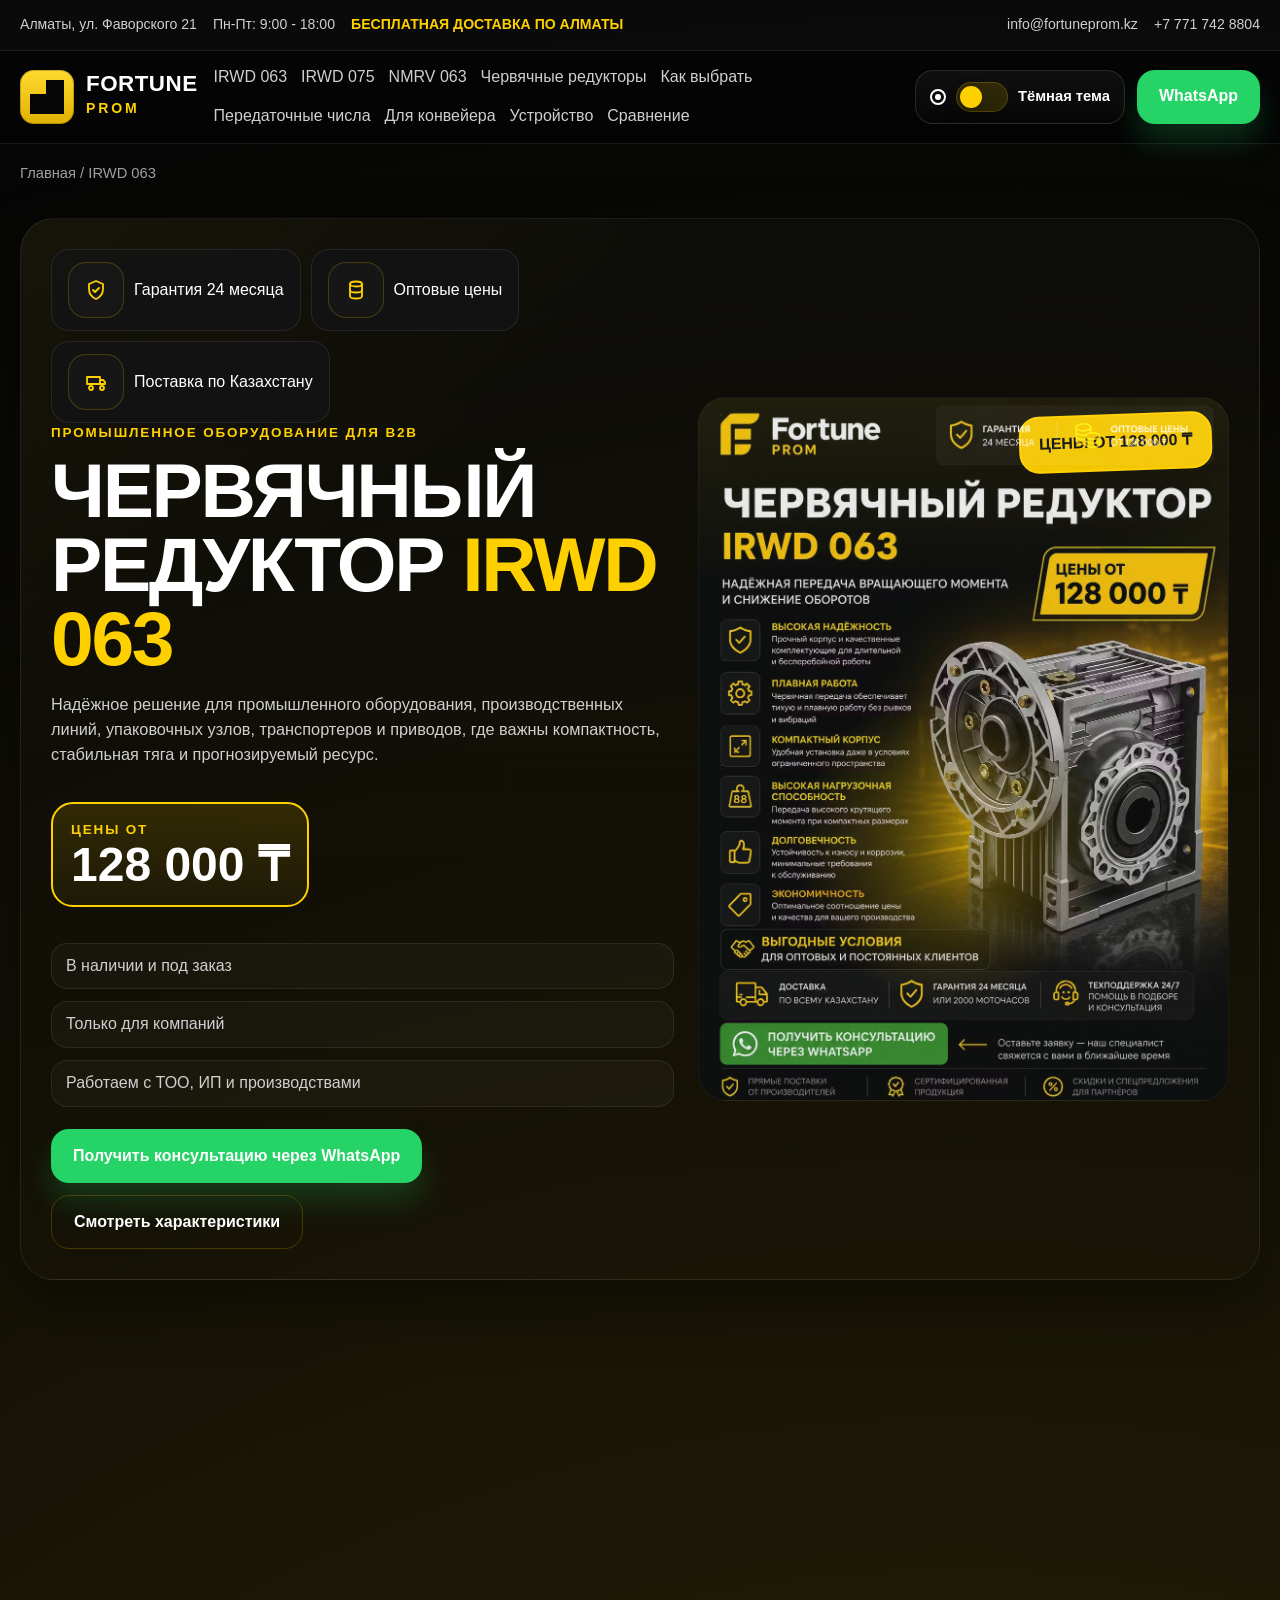
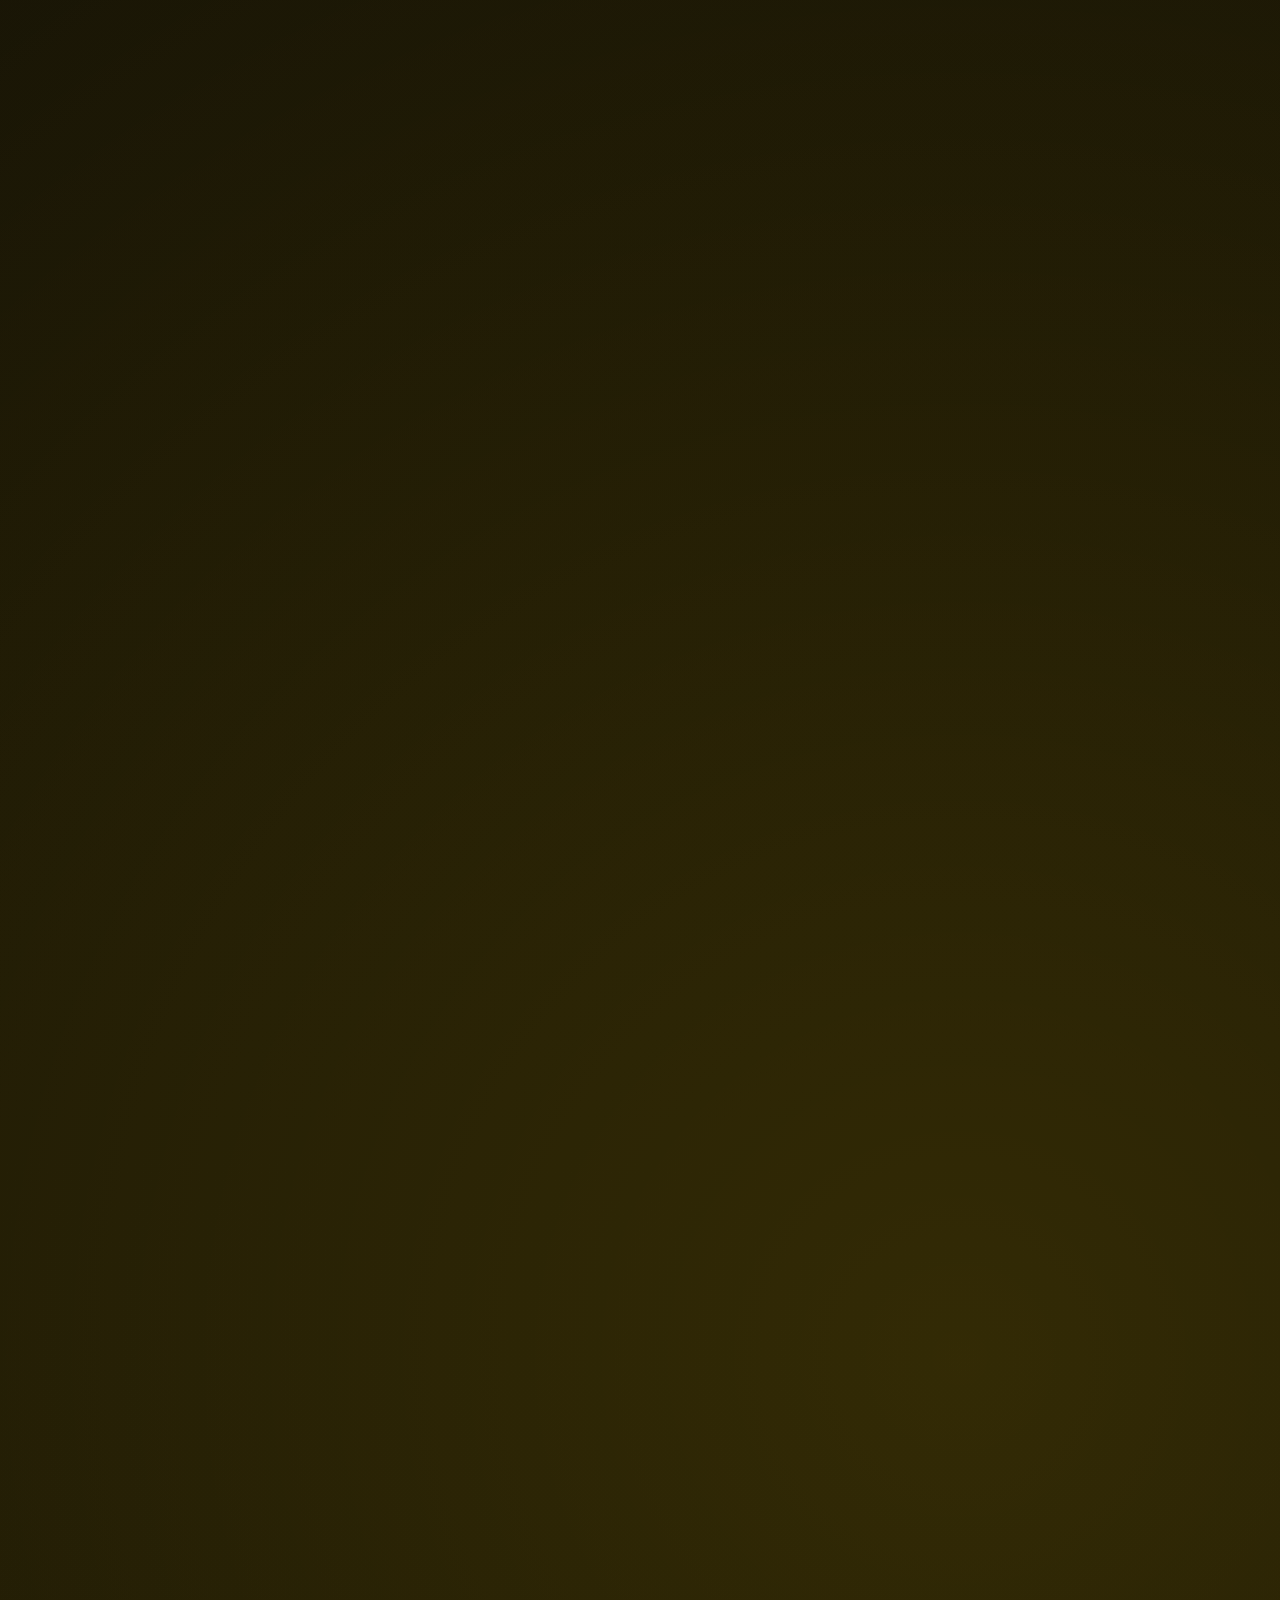
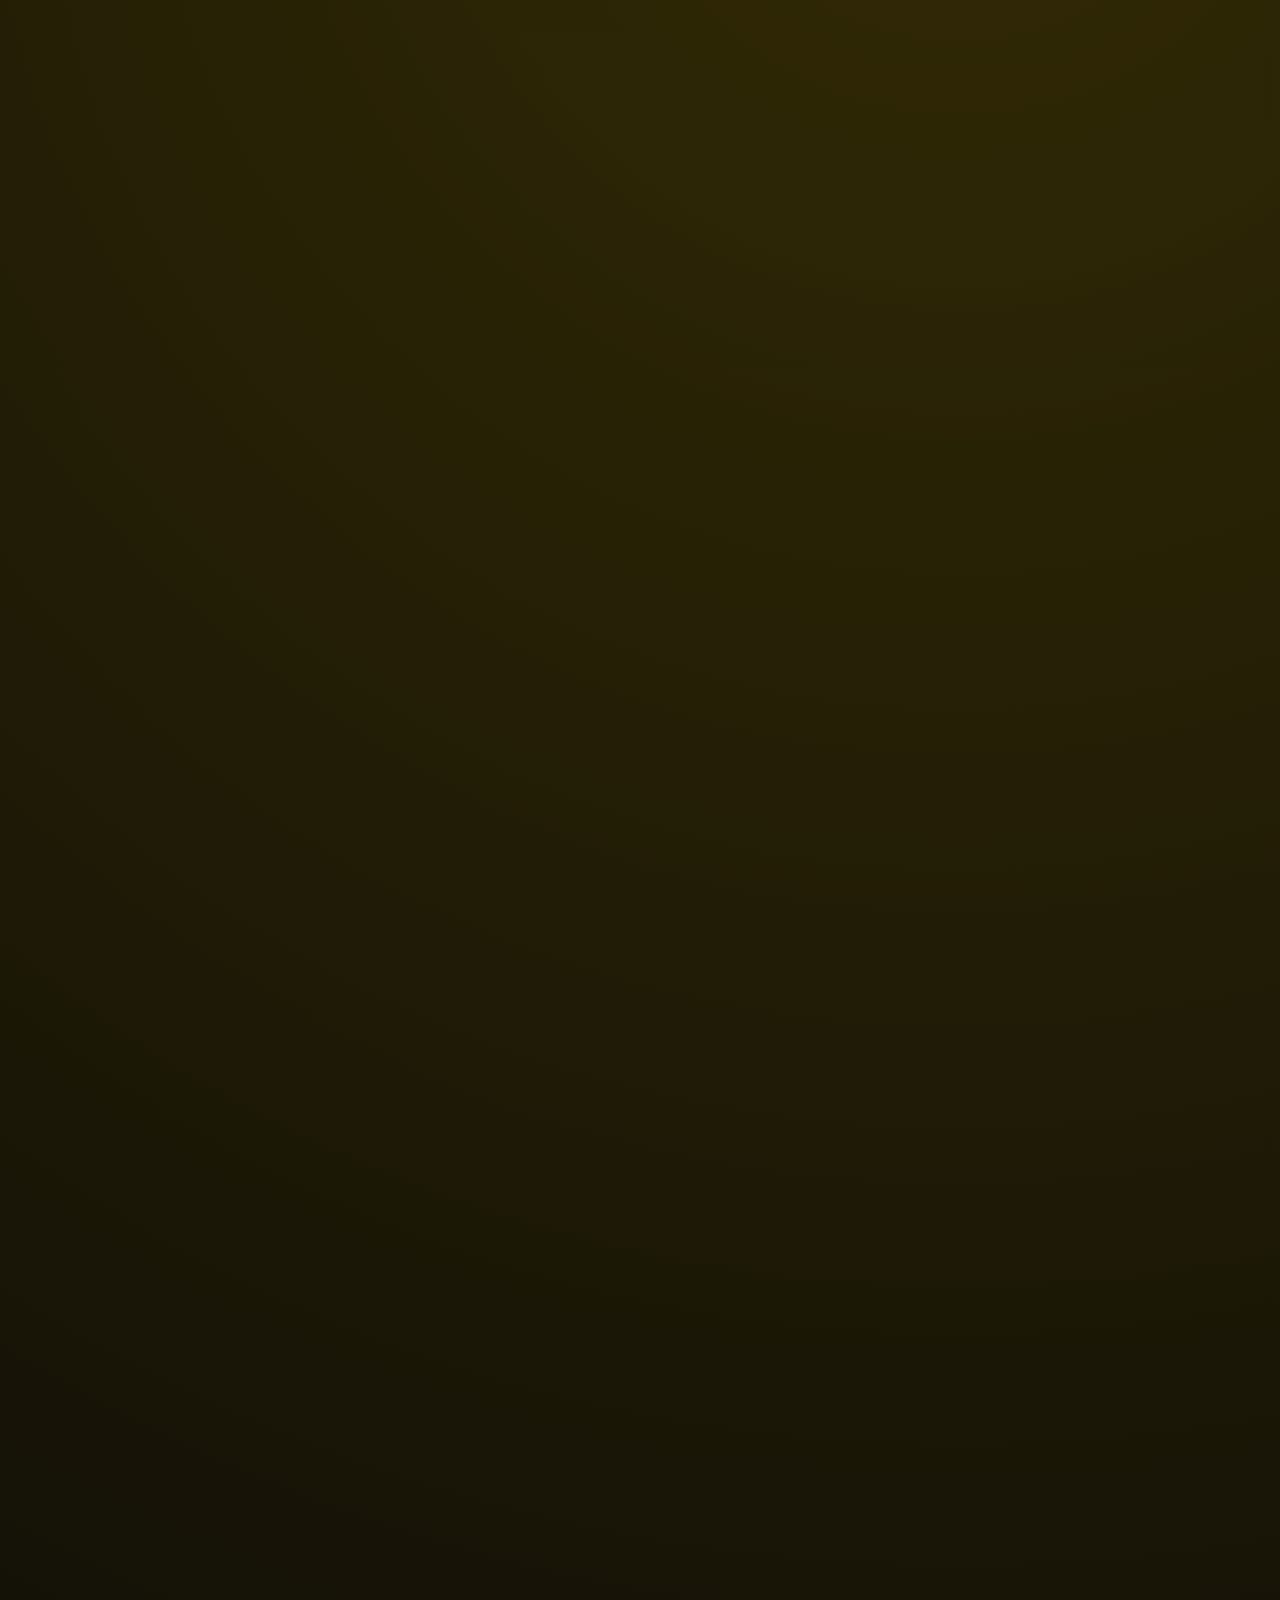
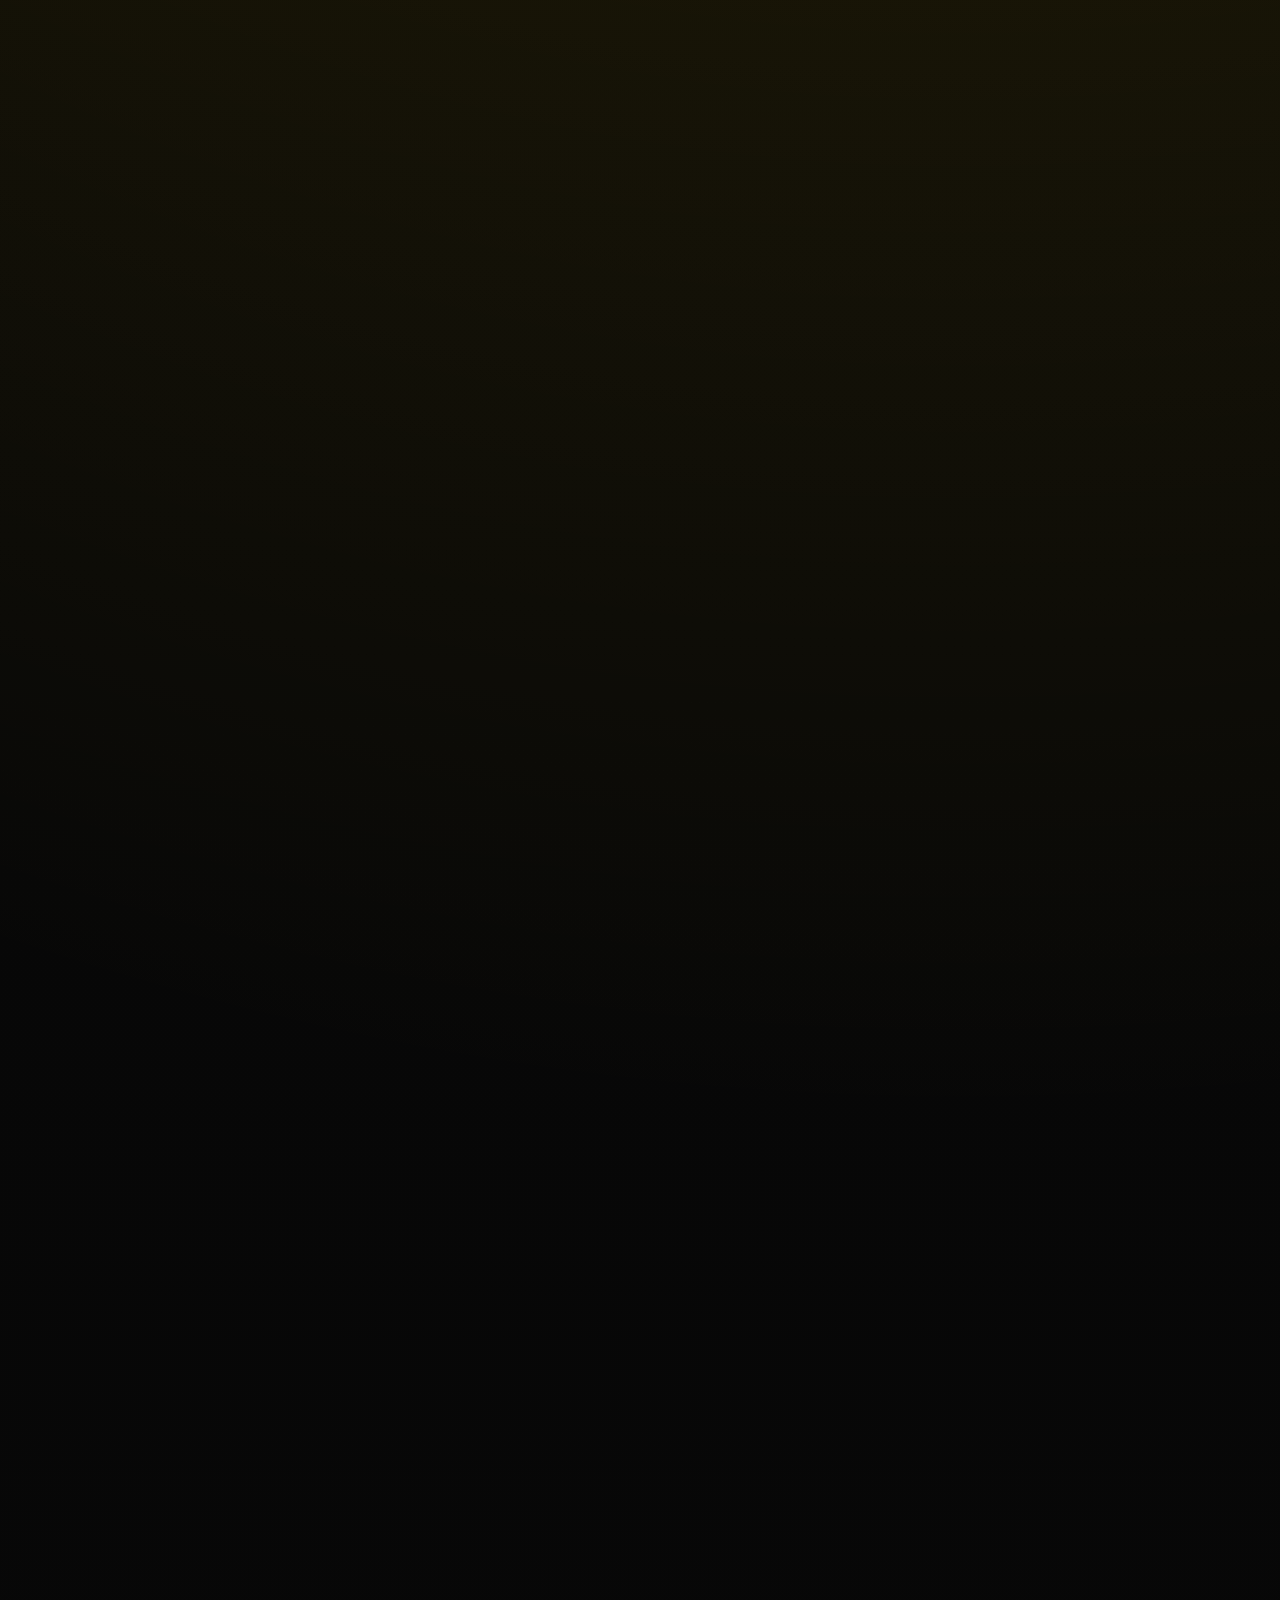
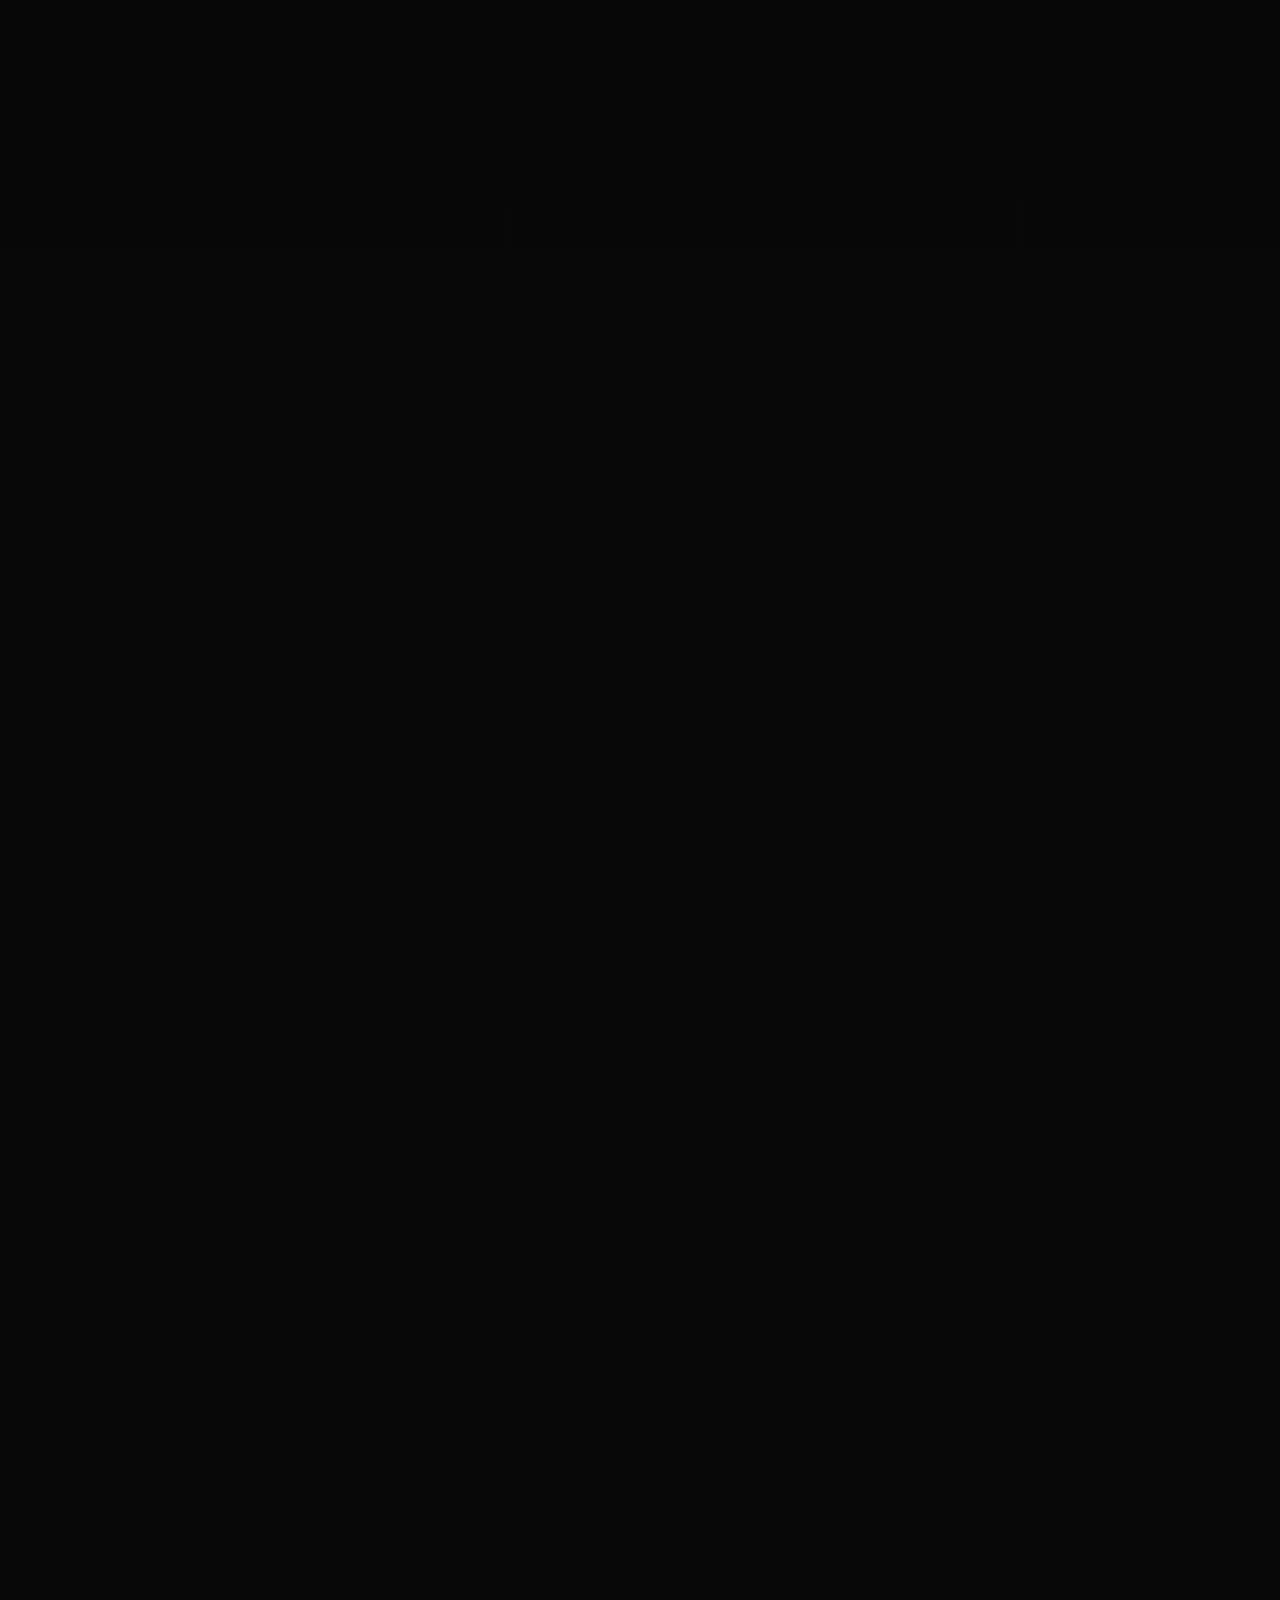
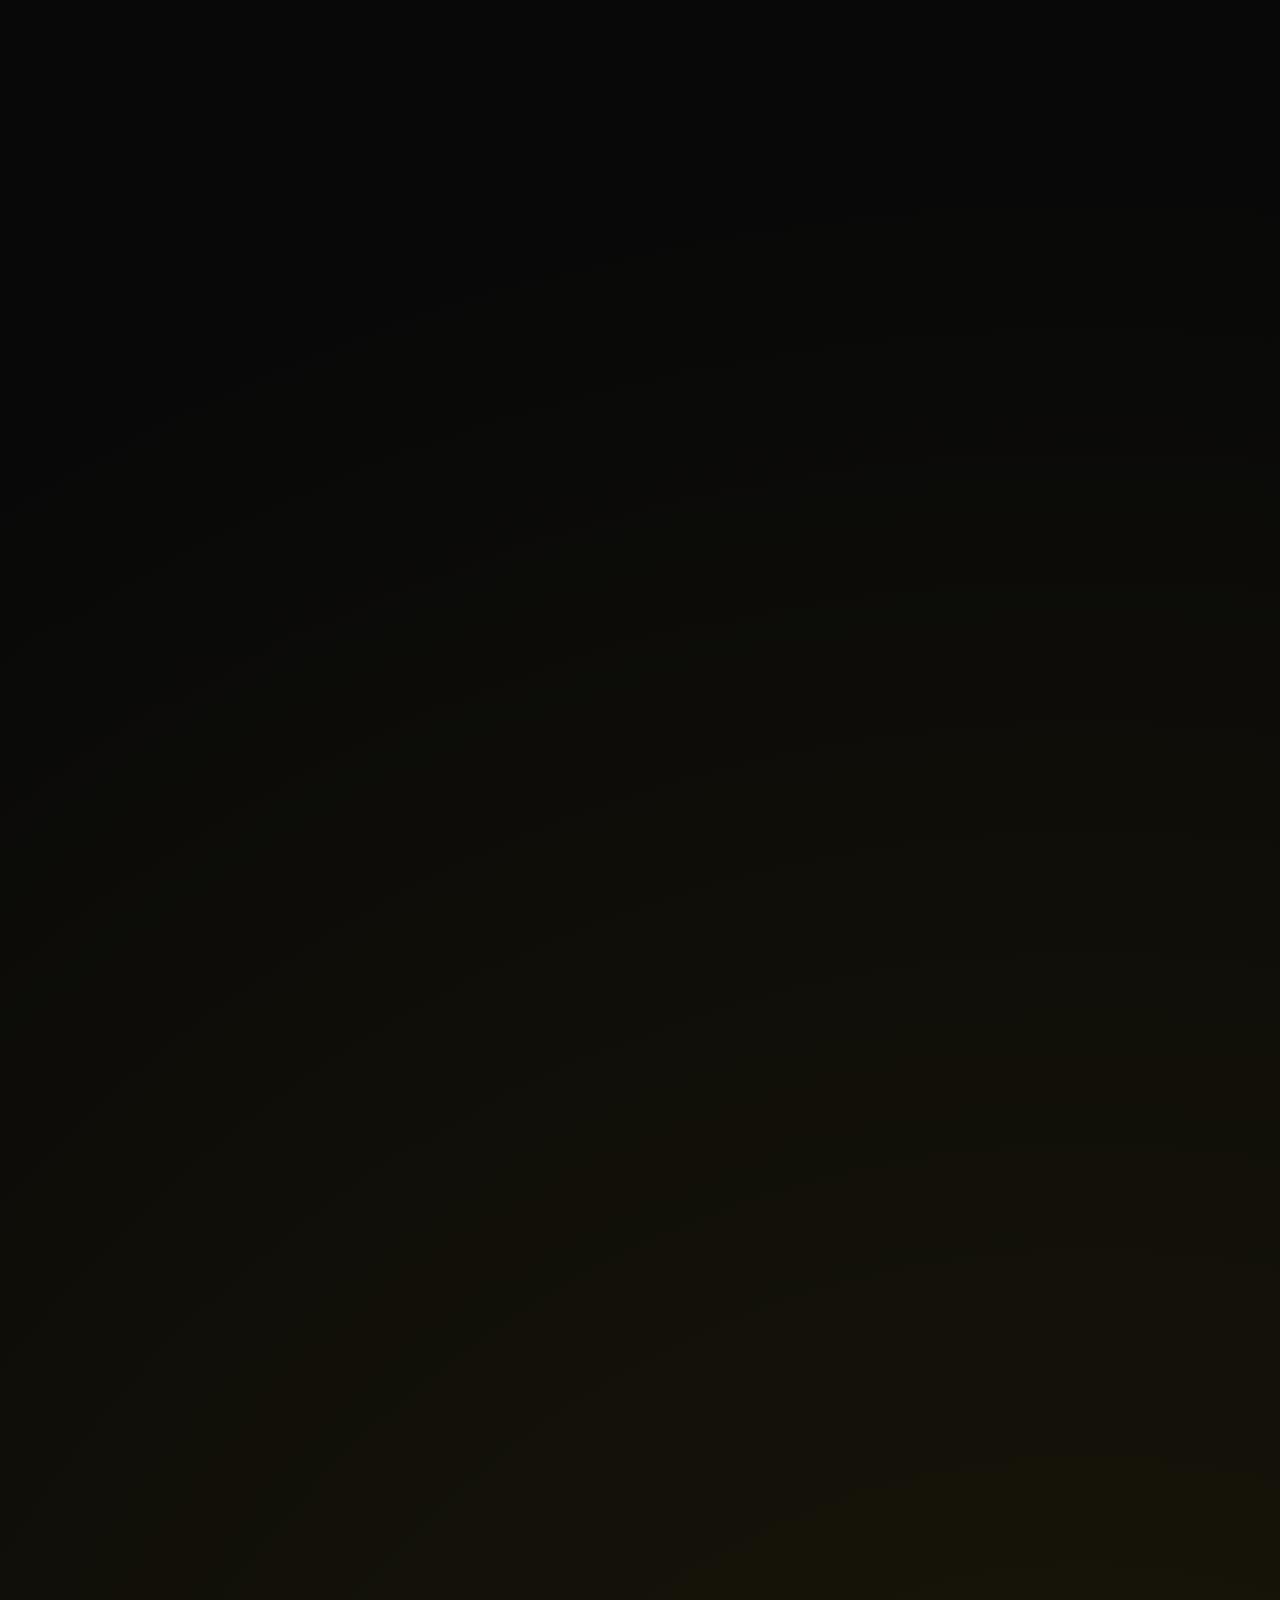
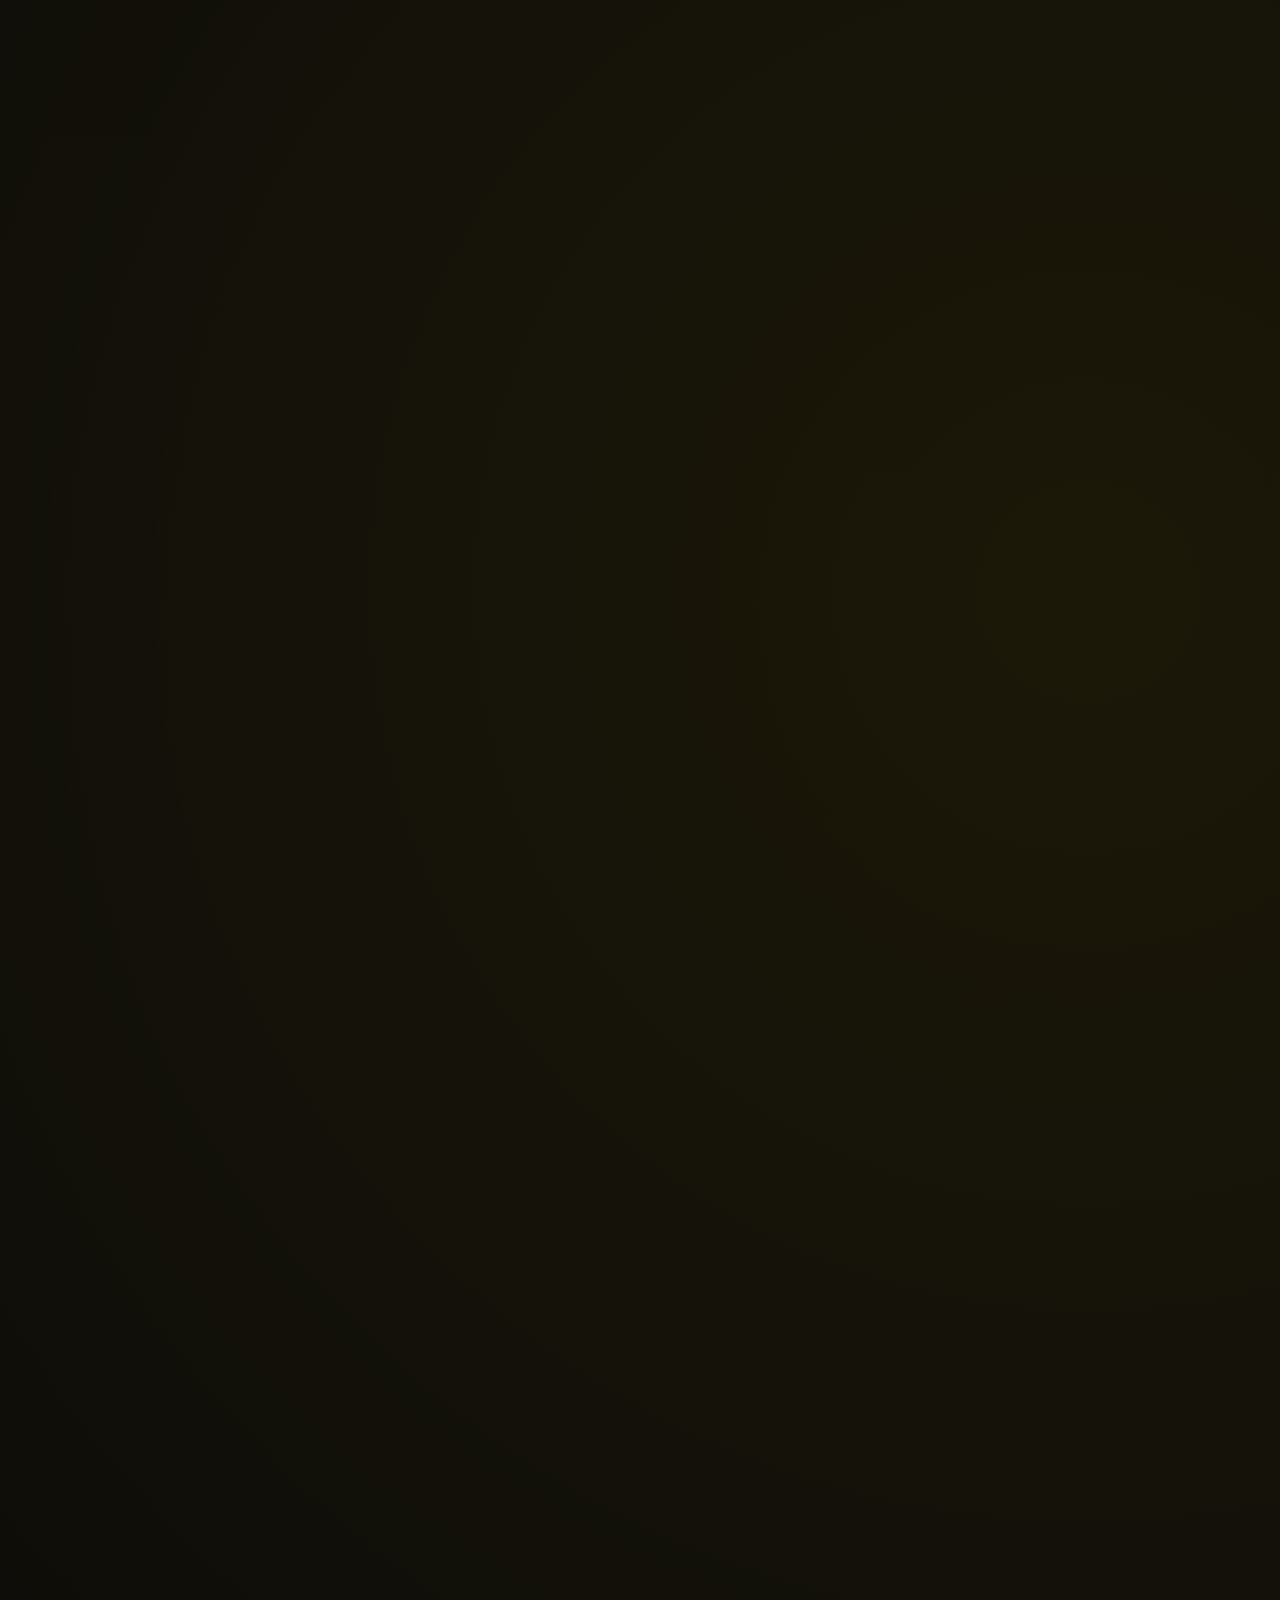
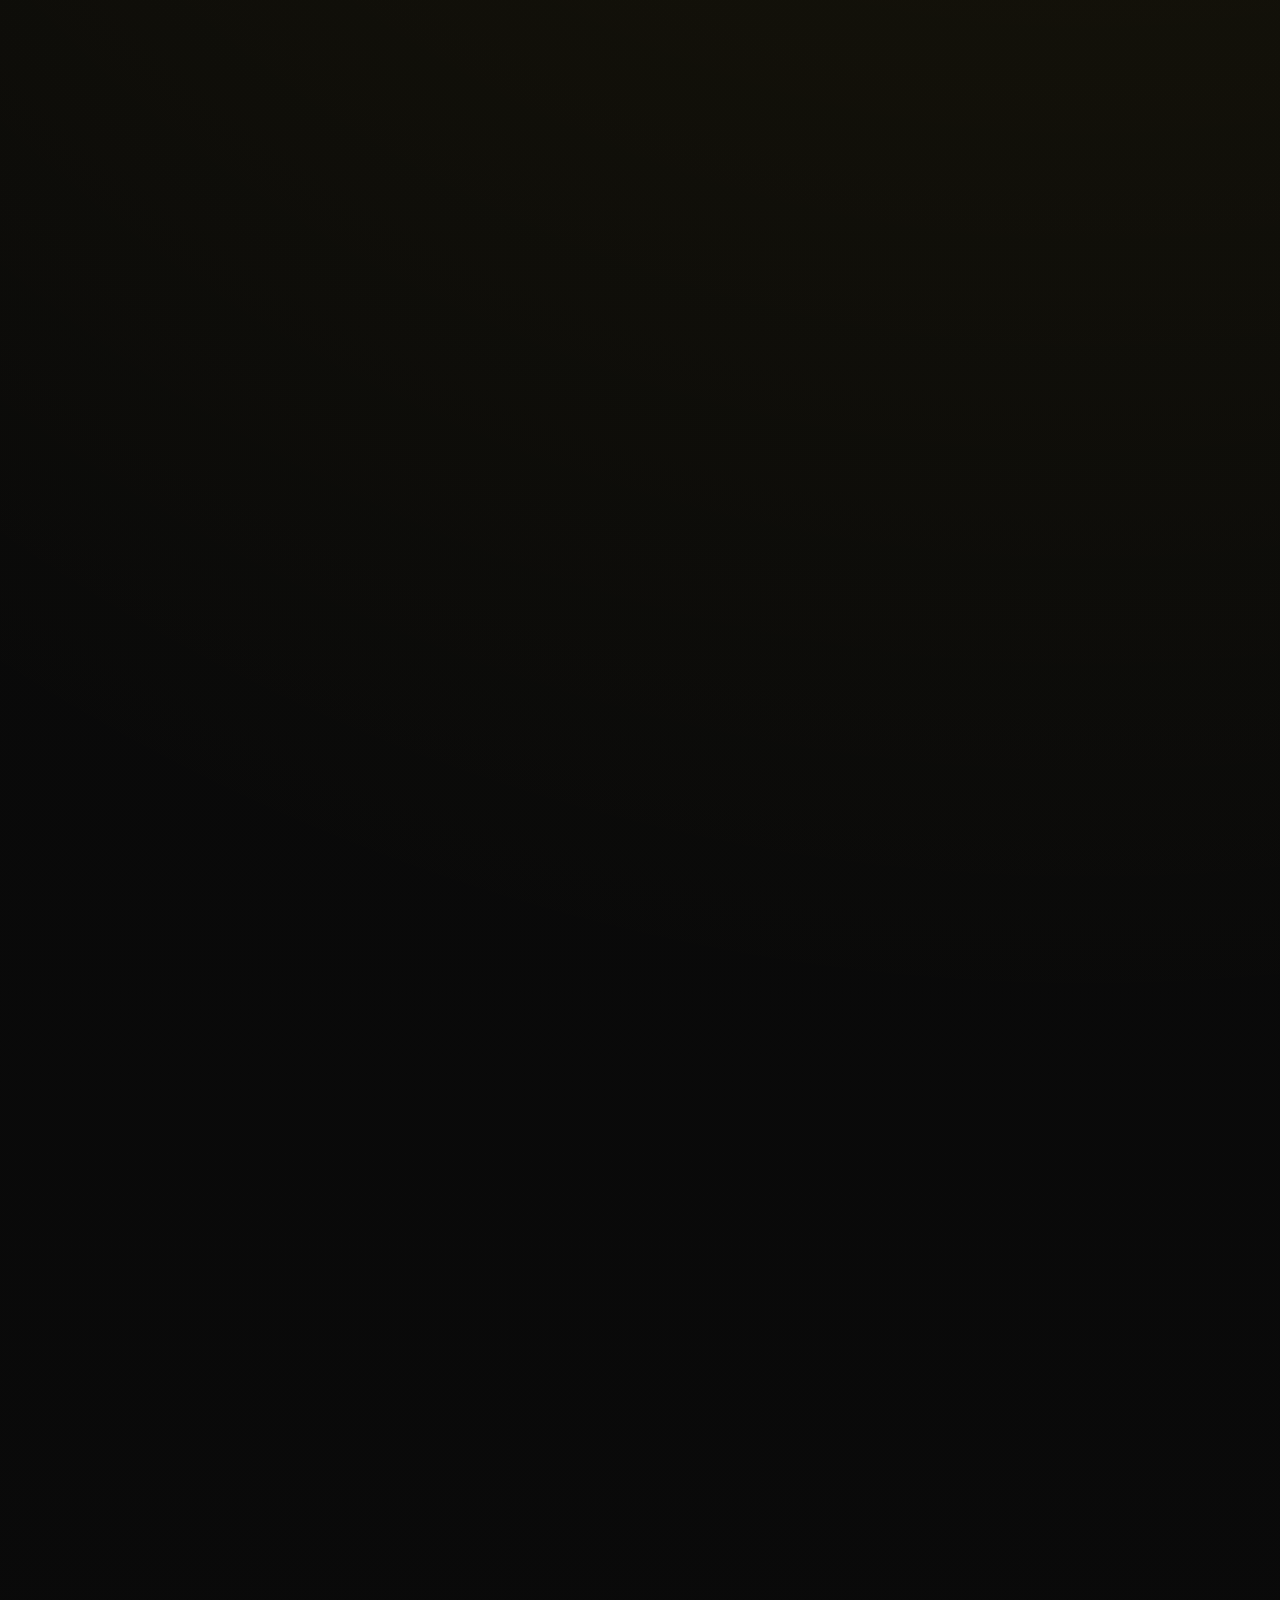
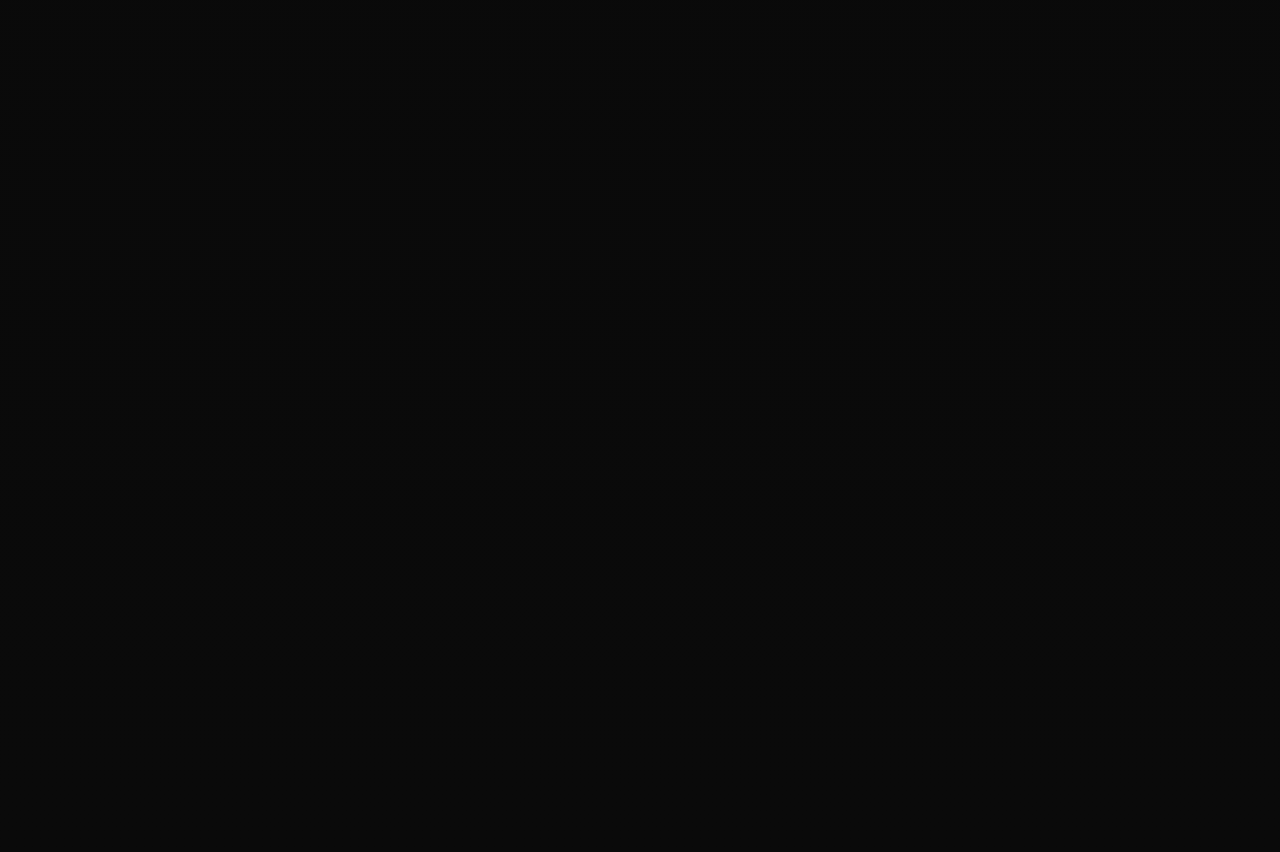
<file: index.html>
<!DOCTYPE html>
<html lang="ru">
<head>
  <meta charset="UTF-8">
  <meta name="viewport" content="width=device-width, initial-scale=1.0">
  <meta name="google-site-verification" content="76l6u3CPK62okv-meDni7DwF5_RYeam0Qny7ZVuu_30">
  <title>IRWD 063 купить в Казахстане — цена, характеристики</title>
  <meta name="description" content="Червячный редуктор IRWD 063 для промышленного оборудования. Цена от 128 000 ₸, поставка по Казахстану, оптовые условия для компаний.">
  <link rel="canonical" href="https://dragunovlab.github.io/irwd-063/">
  <meta property="og:type" content="website">
  <meta property="og:title" content="IRWD 063 купить в Казахстане — цена, характеристики">
  <meta property="og:description" content="Червячный редуктор IRWD 063 для промышленного оборудования. Цена, характеристики, поставка по Казахстану и оптовые условия для компаний.">
  <meta property="og:url" content="https://dragunovlab.github.io/irwd-063/">
  <meta property="og:image" content="https://dragunovlab.github.io/irwd-063/assets/irwd-063-hero-banner.png">
  <meta name="twitter:card" content="summary_large_image">
  <link rel="icon" href="./assets/favicon.svg" type="image/svg+xml">
  <link rel="icon" href="./assets/favicon.ico" sizes="any">
  <link rel="icon" href="./assets/favicon-32.png" type="image/png" sizes="32x32">
  <link rel="icon" href="./assets/favicon-16.png" type="image/png" sizes="16x16">
  <link rel="apple-touch-icon" href="./assets/apple-touch-icon.png">
  <link rel="preload" as="image" href="./assets/irwd-063-hero-banner.avif" type="image/avif">
  <link rel="stylesheet" href="./assets/css/style.css">
</head>
<body>
  <div class="topbar">
    <div class="container topbar-inner">
      <div class="topbar-meta">
        <span class="topbar-item">Алматы, ул. Фаворского 21</span>
        <span class="topbar-item">Пн-Пт: 9:00 - 18:00</span>
        <span class="topbar-item"><strong>БЕСПЛАТНАЯ ДОСТАВКА ПО АЛМАТЫ</strong></span>
      </div>
      <div class="topbar-contact">
        <a class="topbar-item" href="mailto:info@fortuneprom.kz">info@fortuneprom.kz</a>
        <a class="topbar-item" href="tel:+77717428804">+7 771 742 8804</a>
      </div>
    </div>
  </div>
  <header class="site-header">
    <div class="container header-inner">
      <a class="logo" href="./">
        <span class="logo-mark" aria-hidden="true"></span>
        <span class="logo-text"><strong>Fortune</strong><span>PROM</span></span>
      </a>
      <button class="nav-toggle" type="button" aria-label="Открыть меню" aria-expanded="false" data-nav-toggle><span></span></button>
      <nav class="site-nav" data-nav>
        <a href="./">IRWD 063</a>
        <a href="./irwd-075/">IRWD 075</a>
        <a href="./nmrv-063/">NMRV 063</a>
        <a href="./chervyachnye-reduktory/">Червячные редукторы</a>
        <a href="./kak-vybrat-chervyachnyj-reduktor/">Как выбрать</a>
        <a href="./peredatochnye-chisla-reduktorov/">Передаточные числа</a>
        <a href="./reduktory-dlya-konvejera/">Для конвейера</a>
        <a href="./ustrojstvo-chervyachnogo-reduktora/">Устройство</a>
        <a href="./sravnenie-reduktorov/">Сравнение</a>
      </nav>
      <div class="header-actions">
        <button class="theme-toggle" type="button" aria-pressed="false" data-theme-toggle>
          <span class="theme-toggle-icon" aria-hidden="true"></span>
          <span class="theme-toggle-track" aria-hidden="true"><span class="theme-toggle-thumb"></span></span>
          <span class="theme-toggle-label" data-theme-label>Тёмная тема</span>
        </button>
        <a class="whatsapp-button desktop-only" href="https://wa.me/77717428804" target="_blank" rel="noopener">WhatsApp</a>
      </div>
    </div>
  </header>

  <div class="container breadcrumbs"><a href="./">Главная</a> / IRWD 063</div>

  <section class="hero">
    <div class="container hero-shell">
      <div class="hero-grid">
        <div>
          <div class="hero-badges">
            <div class="badge-row">
              <div class="badge"><span class="mini-icon"><svg viewBox="0 0 24 24"><path d="M12 3l7 3v5c0 5-3.3 8.4-7 10-3.7-1.6-7-5-7-10V6l7-3Z"/><path d="m9 12 2 2 4-4"/></svg></span>Гарантия 24 месяца</div>
              <div class="badge"><span class="mini-icon"><svg viewBox="0 0 24 24"><ellipse cx="12" cy="6" rx="6" ry="2.5"/><path d="M6 6v6c0 1.4 2.7 2.5 6 2.5s6-1.1 6-2.5V6"/><path d="M6 12v6c0 1.4 2.7 2.5 6 2.5s6-1.1 6-2.5v-6"/></svg></span>Оптовые цены</div>
              <div class="badge"><span class="mini-icon"><svg viewBox="0 0 24 24"><path d="M3 7h13v7H3z"/><path d="M16 10h3l2 2v2h-5"/><circle cx="7" cy="18" r="2"/><circle cx="18" cy="18" r="2"/></svg></span>Поставка по Казахстану</div>
            </div>
          </div>
          <div class="eyebrow">Промышленное оборудование для B2B</div>
          <h1>Червячный редуктор <span>IRWD 063</span></h1>
          <p class="hero-subtitle">Надёжное решение для промышленного оборудования, производственных линий, упаковочных узлов, транспортеров и приводов, где важны компактность, стабильная тяга и прогнозируемый ресурс.</p>
          <div class="price-box">
            <div>
              <div class="eyebrow">Цены от</div>
              <strong>128 000 ₸</strong>
            </div>
          </div>
          <div class="status-list">
            <span>В наличии и под заказ</span>
            <span>Только для компаний</span>
            <span>Работаем с ТОО, ИП и производствами</span>
          </div>
          <div class="hero-actions">
            <a class="whatsapp-button" href="https://wa.me/77717428804" data-wa-link data-phone="77717428804" data-model="IRWD 063" target="_blank" rel="noopener">Получить консультацию через WhatsApp</a>
            <a class="secondary-button" href="#specs">Смотреть характеристики</a>
          </div>
        </div>
        <div class="hero-visual">
          <div class="hero-note">Цены от 128 000 ₸</div>
          <picture>
            <source srcset="./assets/irwd-063-hero-banner.avif" type="image/avif">
            <img src="./assets/irwd-063-hero-banner.png" alt="Червячный редуктор IRWD 063 Fortune PROM" width="1088" height="1445" loading="eager" fetchpriority="high" decoding="async">
          </picture>
        </div>
      </div>
    </div>
  </section>

  <section class="section">
    <div class="container">
      <div class="info-grid">
        <article class="info-card"><h3>Получить КП</h3><p>Подготовим коммерческое предложение под цех, производство или проектную закупку.</p></article>
        <article class="info-card"><h3>Запросить оптовую цену</h3><p>Считаем объёмные поставки и подбираем исполнение под конкретную задачу.</p></article>
        <article class="info-card"><h3>Отправить спецификацию</h3><p>Проверим фланец, передаточное число, вал, мощность двигателя и совместимость.</p></article>
        <article class="info-card"><h3>В наличии и под заказ</h3><p>Работаем со складскими позициями и проектными поставками по Казахстану.</p></article>
      </div>
      <div class="feature-grid">
        <article class="feature-card panel"><span class="feature-icon"><svg viewBox="0 0 24 24"><path d="M12 3l7 3v5c0 5-3.3 8.4-7 10-3.7-1.6-7-5-7-10V6l7-3Z"/><path d="m9 12 2 2 4-4"/></svg></span><div><h3>Высокая надёжность</h3><p>Корпус из алюминиевого сплава, стабильная геометрия посадок и точная работа червячной пары при длительной эксплуатации.</p></div></article>
        <article class="feature-card panel"><span class="feature-icon"><svg viewBox="0 0 24 24"><path d="M4 12h16"/><path d="M12 4v16"/><circle cx="12" cy="12" r="8"/></svg></span><div><h3>Широкий ассортимент</h3><p>Подбор по передаточным числам, типу фланца, посадке двигателя, валу 25 мм и условиям конкретного производства.</p></div></article>
        <article class="feature-card panel"><span class="feature-icon"><svg viewBox="0 0 24 24"><path d="M13 2 6 14h5l-1 8 7-12h-5z"/></svg></span><div><h3>Энергоэффективность</h3><p>Корректно подобранный IRWD 063 снижает проскальзывание, уменьшает ударные нагрузки и помогает держать стабильный режим линии.</p></div></article>
        <article class="feature-card panel"><span class="feature-icon"><svg viewBox="0 0 24 24"><path d="M7 11V7a5 5 0 0 1 10 0v4"/><rect x="5" y="11" width="14" height="10" rx="2"/></svg></span><div><h3>Проверенное качество</h3><p>Сертифицированная продукция, гарантия 24 месяца или 2000 моточасов, сопровождение по подбору и запуску.</p></div></article>
        <article class="feature-card panel"><span class="feature-icon"><svg viewBox="0 0 24 24"><path d="M3 12h6l3 8 4-16 3 8h2"/></svg></span><div><h3>Работа под нагрузкой</h3><p>Подходит для производственных приводов, где важно учитывать пусковой момент, цикличность и температурный режим.</p></div></article>
        <article class="feature-card panel"><span class="feature-icon"><svg viewBox="0 0 24 24"><path d="M8 12h8"/><path d="M12 8v8"/><path d="M4 4h16v16H4z"/></svg></span><div><h3>Выгодные условия</h3><p>Оптовые цены, договор, счёт, закрывающие документы, поставки по Алматы, Астане и регионам без лишней бюрократии.</p></div></article>
      </div>
    </div>
  </section>

  <section class="section" id="specs">
    <div class="container">
      <h2>Технические характеристики IRWD 063</h2>
      <p class="section-intro">Ниже собрали параметры, по которым чаще всего принимают решение инженеры, снабженцы и технические специалисты при закупке червячного редуктора IRWD 063.</p>
      <div class="table-wrap">
        <table>
          <tbody>
            <tr><th>Модель</th><td>IRWD 063</td></tr>
            <tr><th>Тип</th><td>Червячный редуктор для промышленного привода</td></tr>
            <tr><th>Размер</th><td>063</td></tr>
            <tr><th>Передаточные числа</th><td>7.5 / 10 / 15 / 20 / 25 / 30 / 40 / 50 / 60</td></tr>
            <tr><th>Тип крепления</th><td>B14, лапы, фланцевое исполнение</td></tr>
            <tr><th>Выходной вал</th><td>25 мм</td></tr>
            <tr><th>Совместимость</th><td>Электродвигатели IEC, промышленные моторы для линий и конвейеров</td></tr>
            <tr><th>Применение</th><td>Конвейеры, упаковка, пищевая промышленность, деревообработка, насосные и дозирующие узлы</td></tr>
            <tr><th>Наличие</th><td>Со склада и под заказ</td></tr>
            <tr><th>Гарантия</th><td>24 месяца или 2000 моточасов</td></tr>
          </tbody>
        </table>
      </div>
    </div>
  </section>

  <section class="section">
    <div class="container">
      <h2>Почему компании покупают IRWD 063</h2>
      <div class="seo-content content-card">
        <p>Червячный редуктор IRWD 063 относится к востребованным типоразмерам в сегменте компактных промышленных приводов. Его выбирают в тех случаях, когда нужно аккуратно понизить скорость вращения двигателя, получить рабочий крутящий момент на выходе и при этом сохранить компактный габарит узла. В Казахстане такие решения особенно часто востребованы на производстве, в упаковке, в пищевых линиях, в транспортирующих системах, на небольших насосных установках и в технологических узлах, где нет места под более массивный цилиндрический редуктор. Если компания ищет червячный редуктор IRWD 063 купить с понятными сроками поставки, официальными документами и технической консультацией, обычно сравнивают не только цену, но и пригодность модели к реальной нагрузке на объекте.</p>

        <h3>Что такое IRWD 063 и зачем он нужен</h3>
        <p>IRWD 063 — это червячный редуктор компактного типоразмера, который применяется для передачи мощности от электродвигателя к исполнительному механизму с одновременным уменьшением частоты вращения. Конструктивно такой редуктор работает за счёт пары «червяк и червячное колесо», благодаря чему обеспечивает плавную работу, удобную компоновку и хорошее соотношение габаритов к рабочим характеристикам. Для промышленного клиента это означает простую интеграцию в существующий привод, понятную механику обслуживания и возможность закрыть большинство задач по понижению оборотов без сложной переработки оборудования.</p>
        <p>Когда инженер или отдел снабжения вводят в поиск запросы вроде «irwd 063 купить», «редуктор 063 цена Казахстан» или «редуктор 063 в наличии», за этим обычно стоит вполне практичная задача: нужно подобрать конкретный редуктор под мощность двигателя, под режим работы линии и под ожидаемую нагрузку. Поэтому одной только фразы «аналог NMRV 063» недостаточно. Важно понимать, какая посадка используется, какой нужен фланец, сколько часов в сутки будет работать привод и какие пиковые нагрузки возникают при запуске или торможении. Именно эти факторы определяют, подходит ли IRWD 063, или стоит перейти на IRWD 075.</p>

        <h3>Где применяется редуктор IRWD 063</h3>
        <p>На практике редуктор IRWD 063 применяют там, где производство требует устойчивой, предсказуемой и относительно компактной передачи усилия. Это могут быть конвейеры на складах и в цехах, упаковочные машины, мешалки, шнеки, подающие механизмы, дозирующие станции, узлы на сельскохозяйственном и пищевом оборудовании. Также типоразмер 063 часто используют в проектах модернизации, когда существующую линию нельзя сильно перестраивать, а новый привод должен встать в ограниченное монтажное пространство.</p>
        <p>Для казахстанского рынка важен и климатический фактор. Оборудование может работать как в тёплом помещении, так и на неотапливаемом складе или в условиях резких перепадов температуры. Поэтому поставщик должен не просто отгрузить редуктор, а уточнить температурный режим, характер запуска, частоту включений и реальную схему работы производства. Это влияет и на подбор масла, и на оценку ресурса, и на выбор правильного передаточного числа. Компании, которые подходят к этому этапу формально, потом сталкиваются либо с недостаточным моментом, либо с перегревом, либо с ускоренным износом пары.</p>

        <h3>Передаточные числа IRWD 063 и как их понимать</h3>
        <p>Частый технический запрос — «irwd 063 i 60» или «передаточное число irwd 063». Под обозначением i понимается отношение входной скорости к выходной. Чем выше передаточное число, тем ниже выходные обороты и тем выше теоретический крутящий момент на выходе при прочих равных. Например, если двигатель работает на стандартных 1500 об/мин и установлен редуктор IRWD 063 с i=60, выходная скорость будет в разы ниже, чем на варианте с i=10. Это удобно для медленных приводов, транспортеров и узлов, где важна тяга, а не скорость.</p>
        <p>Но здесь есть принципиальный нюанс. Ошибка многих закупщиков в том, что они смотрят только на число оборотов и игнорируют коэффициенты запаса, пусковые моменты и характер нагрузки. Если линия работает рывками, часто стартует, имеет ударные нагрузки или взаимодействует с вязкой средой, формально «подходящее» передаточное число может не дать нужного ресурса. Поэтому подбор редуктора всегда должен учитывать не только математику по оборотам, но и условия эксплуатации. Для объектов с высокой нагрузкой и постоянным циклом эксплуатации мы часто рекомендуем сразу оценивать запас по типоразмеру.</p>

        <h3>Как выбрать IRWD 063 под двигатель</h3>
        <p>Корректный подбор начинается с пяти базовых параметров: мощность двигателя, входные обороты, желаемые выходные обороты, тип нагрузки и режим работы. Если у компании уже есть двигатель, то нужно знать его стандарт IEC, посадку, мощность в кВт, частоту вращения и предполагаемый способ монтажа. Дополнительно важны условия по фланцу, например когда требуется редуктор 063 B14, а также диаметр выходного вала, например редуктор 063 вал 25 мм. Именно эти детали определяют, подойдёт ли конкретная конфигурация без переходных пластин и переделки креплений.</p>
        <p>Следующий этап — расчёт эксплуатационного запаса. Для равномерной нагрузки на непрерывной линии один сценарий, для мешалки, шнека или подающего механизма с пиками нагрузки — другой. Если привод работает по схеме «запуск-стоп» десятки раз в смену, лучше не выбирать модель впритык. В сегменте B2B это особенно важно: простой линии обходится дороже, чем разница между соседними типоразмерами редуктора. Именно поэтому при сомнениях между 063 и 075 практичнее рассматривать IRWD 075 как страхующий вариант, особенно если производство критично к остановкам.</p>

        <h3>Сравнение IRWD 063 и NMRV 063</h3>
        <p>Запрос «nmrv 063» и «аналог nmrv 063» часто связан с желанием найти взаимозаменяемый вариант. В большинстве случаев IRWD 063 действительно рассматривают как близкий по классу и области применения редуктор. Но нельзя автоматически считать, что все модификации полностью одинаковы. Нужно сверять монтажные размеры, тип крепления, расположение выходного вала, размеры фланца, совместимость с конкретным мотором и рабочий момент. Для производственного предприятия это принципиально: даже небольшой сдвиг по посадке может повлечь дополнительные затраты на адаптацию.</p>
        <p>С точки зрения коммерческой логики IRWD 063 часто выигрывает, когда нужен не просто аналог, а реальная поставка с быстрым подбором под конкретную линию, подтверждёнными условиями гарантии и возможностью закрыть заявку комплектом. В таких кейсах важна не только цена редуктора 063, но и глубина сопровождения: помогают ли вам подобрать мотор, проконтролировать монтажные параметры, сформировать счёт и быстро закрыть объект по документам. Для B2B-покупателя это и есть реальная ценность поставщика.</p>

        <h3>Чем IRWD 063 отличается от Ч-80</h3>
        <p>Когда ищут «редуктор Ч-80» или сравнивают его с современными червячными моделями, обычно речь идёт о разнице поколений. Ч-80 — это более традиционный формат, который остаётся востребованным на ряде объектов, но зачастую проигрывает по компактности, удобству интеграции и гибкости монтажа. IRWD 063 чаще выбирают там, где нужны современная компоновка, компактный корпус, удобное сочетание с электродвигателем и более гибкая работа с монтажными конфигурациями.</p>
        <p>При этом Ч-80 может оставаться рабочим выбором в консервативных схемах, где вся конструкция уже заточена под этот формат. Поэтому корректная рекомендация зависит не от абстрактного рейтинга, а от вашего оборудования. Если задача стоит в модернизации и снижении габаритов, IRWD 063 обычно интереснее. Если система десятилетиями собрана под Ч-80 и менять компоновку нельзя, тогда анализировать нужно глубже.</p>

        <h3>Какие ошибки допускают при подборе</h3>
        <p>Самая частая ошибка — покупать редуктор только по размеру, не считая момент и режим работы. Вторая ошибка — ориентироваться только на стартовую цену и не учитывать стоимость простоя. Третья — не уточнять способ крепления и тип двигателя. Четвёртая — не закладывать запас под фактическую нагрузку. Пятая — искать редуктор в розничной логике, тогда как для компании важнее стабильность поставки, документы, гарантия и консультация по монтажу.</p>
        <p>Ещё одна проблема — смешение информационного и коммерческого запроса. Например, поисковая фраза «какой редуктор выбрать для электродвигателя» требует консультации и расчёта, а не просто прайса. Если в такой ситуации взять первую попавшуюся модель без анализа, можно ошибиться по выходным оборотам, по тепловому режиму и по монтажной схеме. Для бизнеса это лишние затраты и переносы сроков запуска объекта.</p>

        <h3>Когда лучше выбрать IRWD 075</h3>
        <p>IRWD 075 нужен тогда, когда типоразмер 063 уже работает на грани. Обычно это проявляется при более высоких мощностях двигателя, увеличенной длительности работы, тяжёлой нагрузке, частых включениях или повышенном требовании к запасу по моменту. Если линия должна идти круглосуточно, транспортировать тяжёлый продукт или работать с инерционной нагрузкой, переход на 075 часто оказывается рациональным решением ещё на этапе проекта. Это особенно справедливо для новых производственных площадок, где стоимость незапланированного простоя кратно выше экономии на младшем типоразмере.</p>

        <h3>Почему компаниям выгоднее закупать через поставщика</h3>
        <p>Для B2B-клиента важен не просто редуктор, а управляемая поставка. Fortune PROM выстраивает процесс так, чтобы закупка была предсказуемой: техническая консультация, подбор модели, счёт, договор, закрывающие документы, отгрузка по Казахстану, сопровождение по совместимости и гарантийным условиям. Это особенно важно для снабжения и инженеров, которым нужно не «что-то похожее», а решение, которое реально встанет в узел и не сорвёт график запуска.</p>
        <p>Когда закупка идёт через профильного промышленного поставщика, компания получает не просто коробку с оборудованием, а контур ответственности. Можно быстро уточнить, какой редуктор подойдёт под мотор, какой фланец нужен, есть ли в наличии вариант с нужным передаточным числом, когда потребуется IRWD 075 и можно ли заменить NMRV 063 без переделки линии. Для закупщика это экономия времени, для инженера — снижение риска ошибки, для бизнеса — более предсказуемый ввод оборудования в эксплуатацию.</p>

        <h3>Почему важно учитывать нагрузку, а не только паспорт двигателя</h3>
        <p>В промышленной практике двигатель почти никогда не работает в идеально лабораторных условиях. Реальная линия создаёт сопротивление, имеет инерцию, периодически даёт рывки и может работать с изменяющейся массой продукта. Поэтому даже если по мощности двигатель «небольшой», фактическая нагрузка на редуктор способна оказаться значительно выше, чем ожидают при поверхностном подборе. Именно из-за этого запросы вроде «редуктор irwd 063 для производства» и «какой редуктор выбрать для электродвигателя» не решаются одной строчкой из прайса.</p>
        <p>Для производственного предприятия правильно учитывать коэффициент сервиса, частоту пусков, возможные остановки под нагрузкой, длину рабочей смены и фактическую температуру среды. На бумаге два узла могут выглядеть одинаково, но один будет работать 6 часов в день с мягким пуском, а другой — 24/7, в запылённом цехе и с тяжёлым запуском. Во втором случае IRWD 063 может подойти только при хорошем запасе, а в ряде проектов разумнее сразу переходить на IRWD 075, чтобы не возвращаться к замене через несколько месяцев.</p>

        <h3>Как оценивать ресурс и обслуживание</h3>
        <p>При выборе редуктора компании часто сосредотачиваются на цене закупки, но для B2B важнее совокупная стоимость владения. Если редуктор подобран корректно, работает в своём диапазоне и обслуживается по регламенту, он даёт прогнозируемый ресурс и помогает избежать аварийной остановки линии. Для снабжения это означает меньшую турбулентность, а для производства — более стабильный выпуск продукции. Поэтому на странице по запросу «irwd 063 купить» важно не только показать стоимость, но и объяснить, как решение ведёт себя в эксплуатации.</p>
        <p>Ключевые рекомендации простые: не перегружать редуктор, использовать подходящую смазку, контролировать отсутствие перекоса при монтаже, не игнорировать вибрацию и шум на старте. Если оборудование запускается тяжело или редуктор быстро нагревается, лучше не ждать отказа, а перепроверить расчёт. Такой подход дешевле аварийного ремонта и помогает заранее понять, нужен ли запас по типоразмеру. Именно поэтому Fortune PROM делает упор на инженерную консультацию ещё до отгрузки.</p>

        <h3>Логика закупки для снабжения и технического отдела</h3>
        <p>В B2B-цикле решение о покупке редуктора почти всегда коллективное. Снабжение смотрит на цену, сроки и документы. Инженер оценивает совместимость и ресурс. Руководитель проекта думает о сроках запуска и рисках. Коммерческая страница должна помогать всем этим ролям одновременно. Поэтому мы раскрываем характеристики, передаточные числа, аналоги, логику подбора и сценарии применения, а не ограничиваемся коротким каталогом. Такой подход лучше работает и на SEO, и на реальную конверсию в заявку.</p>
        <p>На практике удобнее всего, когда компания сразу отправляет базовые вводные: мощность двигателя, обороты, предполагаемое передаточное число, тип нагрузки, режим работы и город поставки. Этого уже достаточно, чтобы предложить первичный вариант и понять, будет ли это IRWD 063, IRWD 075 или близкий аналог NMRV 063. Если у проекта есть специфика по валу 25 мм, креплению B14 или нестандартной монтажной схеме, такие детали лучше обозначить сразу. Тогда подбор занимает меньше времени, а риск ошибки заметно снижается.</p>

        <h3>Поставка по Алматы, Астане и регионам</h3>
        <p>Для Казахстана важно не только наличие товара, но и логистика поставки. Одним клиентам нужен быстрый складской вариант в Алматы, другим — централизованная отгрузка в Астану, третьим — поставка в регион под производственный график. Именно поэтому мы строим коммуникацию вокруг понятных сроков и прозрачного процесса: подтверждение модели, согласование цены, выставление счёта, документы и отгрузка. Для предприятий это снижает организационную нагрузку и помогает вписать закупку в внутренние регламенты компании.</p>
        <p>Отдельно стоит учитывать, что производственные компании часто закупают не один редуктор, а партию под проект или несколько позиций на разные узлы. В таком случае особенно важны оптовые условия и единый технический контур по подбору. Если в одном проекте одновременно используются IRWD 063, IRWD 075 и близкие аналоги, удобнее закрывать потребность через одного поставщика, который видит всю картину и помогает удержать совместимость по приводам.</p>

        <h3>Fortune PROM как поставщик для промышленных предприятий Казахстана</h3>
        <p>Мы работаем с промышленными предприятиями Казахстана и фокусируемся на практическом подборе оборудования под задачу, а не на формальной продаже по каталогу. Подбираем решения для производств Алматы, Астаны, Шымкента, Караганды, Актобе и регионов, сопровождаем поставки документально и технически. Важная часть E-E-A-T для промышленной ниши — не только текст на сайте, но и понятные условия сотрудничества: реальные фото оборудования, кейсы поставок, сертифицированная продукция, гарантия 24 месяца или 2000 моточасов, консультация по внедрению.</p>
        <p>Если вам нужно купить IRWD 063 в Казахстане для линии, модернизации участка или нового проекта, имеет смысл отправить вводные по двигателю, нагрузке и городу поставки. Так мы быстрее подберём конфигурацию, предложим релевантный вариант по передаточному числу и сразу обозначим, подходит ли IRWD 063 или рациональнее переходить на 075. Такой подход лучше работает на результат, чем покупка по одному размеру из прайса.</p>
      </div>
    </div>
  </section>

  <section class="section">
    <div class="container calc-grid">
      <div class="calc-card">
        <h2>Калькулятор подбора редуктора</h2>
        <p class="section-intro">Заполните параметры двигателя и режима работы. Калькулятор даст предварительную рекомендацию по типоразмеру и поможет отправить данные специалисту в WhatsApp.</p>
        <form data-calc-form id="calc-form">
          <div class="form-grid">
            <div><label for="power">Мощность двигателя, кВт</label><input id="power" name="power" type="number" step="0.1" placeholder="Например, 1.1"></div>
            <div><label for="rpm">Обороты двигателя, об/мин</label><input id="rpm" name="rpm" type="number" placeholder="Например, 1500"></div>
            <div><label for="ratio">Нужное передаточное число</label><input id="ratio" name="ratio" type="number" placeholder="Например, 60"></div>
            <div><label for="load">Тип нагрузки</label><select id="load" name="load"><option value="medium">Средняя</option><option value="light">Лёгкая</option><option value="high">Высокая</option></select></div>
            <div><label for="duty">Режим работы</label><select id="duty" name="duty"><option value="shift">Сменный</option><option value="periodic">Периодический</option><option value="24x7">24/7</option></select></div>
            <div><label for="model">Модель запроса</label><input id="model" name="model" value="IRWD 063"></div>
          </div>
          <button class="primary-button" type="submit">Рассчитать</button>
          <div class="result-box" data-calc-result><strong>Предварительная рекомендация появится здесь</strong><p>Если параметры линии нестандартные, отправьте данные специалисту для точного подбора.</p></div>
        </form>
      </div>
      <div class="cta-panel" id="lead-form">
        <div class="eyebrow">Оставьте заявку</div>
        <strong>Специалист свяжется с вами в ближайшее время</strong>
        <p class="section-intro">Работаем с ТОО, ИП, производствами и снабженческими отделами. Выставляем счёт, готовим договор и закрывающие документы.</p>
        <form data-form>
          <div class="calc-grid">
            <div><label for="name">Контактное лицо</label><input id="name" name="name" type="text" placeholder="Имя"></div>
            <div><label for="phone">Телефон</label><input id="phone" name="phone" type="tel" placeholder="+7"></div>
            <div><label for="city">Город</label><input id="city" name="city" type="text" placeholder="Алматы"></div>
            <div><label for="company">Компания</label><input id="company" name="company" type="text" placeholder="Название компании"></div>
            <div><label for="ratio2">Передаточное число</label><input id="ratio2" name="ratio" type="text" placeholder="i=60"></div>
            <div><label for="load2">Тип нагрузки</label><select id="load2" name="load"><option value="Средняя">Средняя</option><option value="Лёгкая">Лёгкая</option><option value="Высокая">Высокая</option></select></div>
          </div>
          <input name="model" type="hidden" value="IRWD 063">
          <input name="power" type="hidden" value="">
          <a class="whatsapp-button" href="https://wa.me/77717428804" data-wa-link data-phone="77717428804" data-source="#lead-form" target="_blank" rel="noopener">Отправить данные в WhatsApp</a>
        </form>
      </div>
    </div>
  </section>

  <section class="section">
    <div class="container">
      <h2>Сравнение моделей</h2>
      <div class="compare-grid">
        <article class="compare-card"><h3>IRWD 063</h3><p>Оптимален для компактных приводов, стандартных производственных задач и проектов, где нужна сбалансированная цена и рабочий ресурс.</p></article>
        <article class="compare-card"><h3>NMRV 063</h3><p>Часто рассматривается как аналог. Подходит, если важны близкие монтажные размеры и нужна альтернатива для типовых узлов.</p></article>
        <article class="compare-card"><h3>Ч-80</h3><p>Актуален для ряда старых схем, но обычно уступает по компактности, современности компоновки и удобству интеграции.</p></article>
      </div>
    </div>
  </section>

  <section class="section">
    <div class="container">
      <h2>E-E-A-T и поставка по Казахстану</h2>
      <div class="info-grid">
        <article class="info-card"><h3>О компании Fortune PROM</h3><p>Поставляем промышленное оборудование и помогаем подобрать редукторы под задачи производства, а не просто по названию модели.</p></article>
        <article class="info-card"><h3>Промышленные предприятия Казахстана</h3><p>Работаем с заводами, производственными площадками, цехами, подрядчиками и снабженческими отделами по всему Казахстану.</p></article>
        <article class="info-card"><h3>Документы и расчёты</h3><p>Готовим договор, счёт, спецификацию и закрывающие документы, согласуем поставку и сопровождаем подбор.</p></article>
        <article class="info-card"><h3>Фото, кейсы, гарантия</h3><p>Используем реальные фото оборудования, поставляем сертифицированную продукцию и предоставляем гарантию 24 месяца или 2000 моточасов.</p></article>
      </div>
    </div>
  </section>

  <section class="section">
    <div class="container">
      <h2>FAQ по IRWD 063</h2>
      <div class="faq-list">
        <article class="faq-item"><button class="faq-trigger" type="button" aria-expanded="false">Что означает IRWD 063?<span class="faq-plus">+</span></button><div class="faq-content"><p>Это обозначение червячного редуктора типоразмера 063, который применяется в компактных промышленных приводах.</p></div></article>
        <article class="faq-item"><button class="faq-trigger" type="button" aria-expanded="false">Можно ли купить IRWD 063 в Казахстане со склада?<span class="faq-plus">+</span></button><div class="faq-content"><p>Да, часть модификаций доступна со склада, остальные поставляются под заказ с согласованием сроков.</p></div></article>
        <article class="faq-item"><button class="faq-trigger" type="button" aria-expanded="false">Подходит ли IRWD 063 для электродвигателя 1500 об/мин?<span class="faq-plus">+</span></button><div class="faq-content"><p>Да, при корректном подборе передаточного числа и проверке требуемого момента на выходе.</p></div></article>
        <article class="faq-item"><button class="faq-trigger" type="button" aria-expanded="false">Какие передаточные числа доступны?<span class="faq-plus">+</span></button><div class="faq-content"><p>Обычно востребованы 10, 15, 20, 25, 30, 40, 50 и 60, но конкретная поставка зависит от конфигурации.</p></div></article>
        <article class="faq-item"><button class="faq-trigger" type="button" aria-expanded="false">Что означает i=60 у IRWD 063?<span class="faq-plus">+</span></button><div class="faq-content"><p>Это передаточное число, показывающее отношение входной скорости к выходной. Чем выше значение, тем ниже выходные обороты.</p></div></article>
        <article class="faq-item"><button class="faq-trigger" type="button" aria-expanded="false">Есть ли исполнение с валом 25 мм?<span class="faq-plus">+</span></button><div class="faq-content"><p>Да, редуктор 063 вал 25 мм является распространённым запросом, но важно проверять конкретную модификацию.</p></div></article>
        <article class="faq-item"><button class="faq-trigger" type="button" aria-expanded="false">Доступен ли вариант B14?<span class="faq-plus">+</span></button><div class="faq-content"><p>Да, конфигурация редуктор 063 B14 используется для ряда монтажных схем и подбирается под мотор и фланец.</p></div></article>
        <article class="faq-item"><button class="faq-trigger" type="button" aria-expanded="false">Чем IRWD 063 отличается от NMRV 063?<span class="faq-plus">+</span></button><div class="faq-content"><p>Они близки по классу, но при замене нужно сверять монтажные размеры, посадки, фланцы и рабочие характеристики.</p></div></article>
        <article class="faq-item"><button class="faq-trigger" type="button" aria-expanded="false">Когда лучше выбрать IRWD 075?<span class="faq-plus">+</span></button><div class="faq-content"><p>Если мощность выше, нагрузка тяжелее, нужен запас по моменту или оборудование работает в режиме 24/7.</p></div></article>
        <article class="faq-item"><button class="faq-trigger" type="button" aria-expanded="false">Подойдёт ли IRWD 063 для конвейера?<span class="faq-plus">+</span></button><div class="faq-content"><p>Да, это один из типовых сценариев применения при корректном расчёте оборотов и усилия.</p></div></article>
        <article class="faq-item"><button class="faq-trigger" type="button" aria-expanded="false">Есть ли оптовые цены для компаний?<span class="faq-plus">+</span></button><div class="faq-content"><p>Да, для B2B-клиентов доступны оптовые условия, счёт, договор и сопровождение поставки.</p></div></article>
        <article class="faq-item"><button class="faq-trigger" type="button" aria-expanded="false">Можно ли получить подбор по WhatsApp?<span class="faq-plus">+</span></button><div class="faq-content"><p>Да, отправьте параметры двигателя, передаточное число, тип нагрузки, город и компанию.</p></div></article>
        <article class="faq-item"><button class="faq-trigger" type="button" aria-expanded="false">Какая гарантия на редуктор?<span class="faq-plus">+</span></button><div class="faq-content"><p>Гарантия составляет 24 месяца или 2000 моточасов в зависимости от условий эксплуатации.</p></div></article>
        <article class="faq-item"><button class="faq-trigger" type="button" aria-expanded="false">Поставляете ли в Алматы, Астану и регионы?<span class="faq-plus">+</span></button><div class="faq-content"><p>Да, организуем поставки по Алматы, Астане и регионам Казахстана.</p></div></article>
        <article class="faq-item"><button class="faq-trigger" type="button" aria-expanded="false">Почему лучше покупать через профильного поставщика?<span class="faq-plus">+</span></button><div class="faq-content"><p>Потому что вы получаете подбор под задачу, документы, гарантию и меньше риска ошибки при закупке.</p></div></article>
      </div>
    </div>
  </section>

  <section class="section">
    <div class="container">
      <h2>Нужен мощнее или хотите сравнить?</h2>
      <div class="link-grid">
        <a href="./irwd-075/"><span>IRWD 075</span>Перейти к более мощному типоразмеру для тяжёлых режимов работы.</a>
        <a href="./chervyachnye-reduktory/"><span>Червячные редукторы</span>Смотреть всю категорию решений для производства.</a>
        <a href="./kak-vybrat-chervyachnyj-reduktor/"><span>Как выбрать редуктор</span>Разобраться в подборе под двигатель и нагрузку.</a>
        <a href="./reduktory-dlya-konvejera/"><span>Редукторы для конвейера</span>Подбор под ленты, транспортёры и промышленную подачу.</a>
        <a href="./ustrojstvo-chervyachnogo-reduktora/"><span>Устройство червячного редуктора</span>Понять принцип работы, ограничения и ресурс.</a>
        <a href="./peredatochnye-chisla-reduktorov/"><span>Передаточные числа</span>Открыть таблицу и пояснения по расчётам.</a>
      </div>
    </div>
  </section>

  <section class="section">
    <div class="container">
      <div class="cta-panel">
        <div class="eyebrow">Финальный CTA</div>
        <strong>Оставьте заявку — специалист свяжется с вами в ближайшее время</strong>
        <p class="section-intro">Подберём редуктор под двигатель, объясним разницу между IRWD 063, NMRV 063 и IRWD 075, подготовим счёт и согласуем поставку по Казахстану.</p>
        <a class="whatsapp-button" href="https://wa.me/77717428804" data-wa-link data-phone="77717428804" data-model="IRWD 063" target="_blank" rel="noopener">Получить консультацию через WhatsApp</a>
      </div>
    </div>
  </section>

  <footer class="footer">
    <div class="container footer-grid">
      <div>
        <a class="logo" href="./"><span class="logo-mark" aria-hidden="true"></span><span class="logo-text"><strong>Fortune</strong><span>PROM</span></span></a>
        <p class="footer-copy">Поставка промышленных редукторов и электроприводов для компаний Казахстана.</p>
        <div class="footer-contacts">
          <span>Алматы, ул. Фаворского 21</span>
          <span>Пн-Пт: 9:00 - 18:00</span>
          <span>Бесплатная доставка по Алматы</span>
          <a href="mailto:info@fortuneprom.kz">info@fortuneprom.kz</a>
          <a href="tel:+77717428804">+7 771 742 8804</a>
        </div>
      </div>
      <div class="link-grid">
        <a href="./nmrv-063/"><span>Сравнение IRWD 063 и NMRV 063</span>Посмотреть аналог и отличия.</a>
        <a href="./kak-vybrat-chervyachnyj-reduktor/"><span>Как выбрать червячный редуктор</span>Практическое руководство для инженеров.</a>
        <a href="./reduktory-dlya-konvejera/"><span>Редуктор для конвейера</span>Страница под прикладной промышленный запрос.</a>
        <a href="./peredatochnye-chisla-reduktorov/"><span>Таблица передаточных чисел редукторов</span>Быстрый переход к расчётам.</a>
        <a href="./chervyachnye-reduktory/"><span>Червячные редукторы для производства</span>Открыть категорию.</a>
      </div>
    </div>
  </footer>

  <script type="application/ld+json">
  {
    "@context": "https://schema.org",
    "@graph": [
      {
        "@type": "Organization",
        "name": "Fortune PROM",
        "url": "https://dragunovlab.github.io/irwd-063/",
        "logo": "https://dragunovlab.github.io/irwd-063/assets/irwd-063-hero-banner.png",
        "description": "Поставщик промышленного оборудования и редукторов для предприятий Казахстана.",
        "areaServed": "KZ",
        "email": "info@fortuneprom.kz",
        "telephone": "+7-771-742-88-04",
        "address": {
          "@type": "PostalAddress",
          "streetAddress": "ул. Фаворского 21",
          "addressLocality": "Алматы",
          "addressCountry": "KZ"
        }
      },
      {
        "@type": "Product",
        "name": "Червячный редуктор IRWD 063",
        "description": "Червячный редуктор IRWD 063 для промышленного оборудования.",
        "brand": { "@type": "Brand", "name": "Fortune PROM" },
        "offers": {
          "@type": "Offer",
          "priceCurrency": "KZT",
          "price": "128000",
          "availability": "https://schema.org/InStock",
          "url": "https://dragunovlab.github.io/irwd-063/"
        }
      },
      {
        "@type": "BreadcrumbList",
        "itemListElement": [
          { "@type": "ListItem", "position": 1, "name": "Главная", "item": "https://dragunovlab.github.io/irwd-063/" },
          { "@type": "ListItem", "position": 2, "name": "IRWD 063", "item": "https://dragunovlab.github.io/irwd-063/" }
        ]
      },
      {
        "@type": "FAQPage",
        "mainEntity": [
          { "@type": "Question", "name": "Что означает IRWD 063?", "acceptedAnswer": { "@type": "Answer", "text": "Это обозначение червячного редуктора типоразмера 063 для компактных промышленных приводов." } },
          { "@type": "Question", "name": "Можно ли купить IRWD 063 в Казахстане со склада?", "acceptedAnswer": { "@type": "Answer", "text": "Да, часть модификаций доступна со склада, остальные поставляются под заказ." } },
          { "@type": "Question", "name": "Чем IRWD 063 отличается от NMRV 063?", "acceptedAnswer": { "@type": "Answer", "text": "Нужно сверять монтажные размеры, посадки, фланцы и рабочие характеристики, хотя модели близки по классу." } }
        ]
      }
    ]
  }
  </script>
  <script src="./assets/js/script.js"></script>
</body>
</html>
</file>
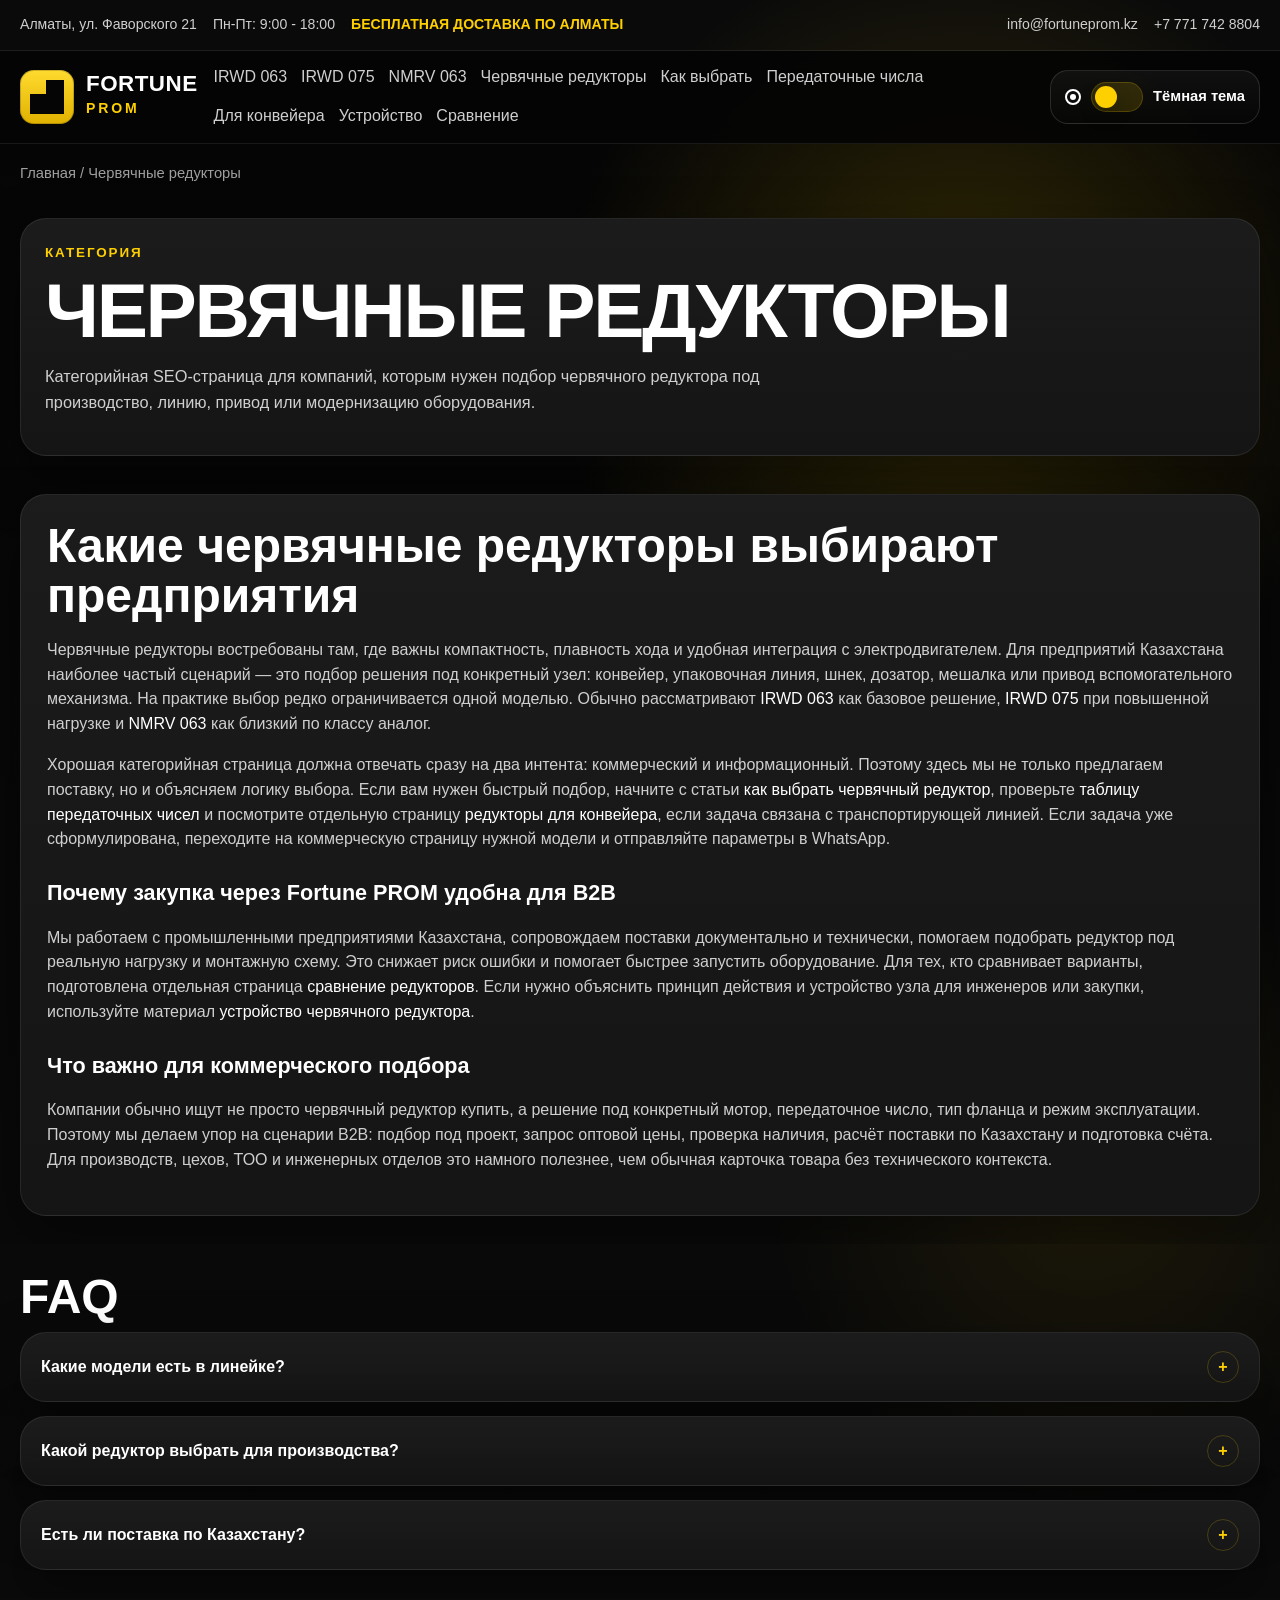
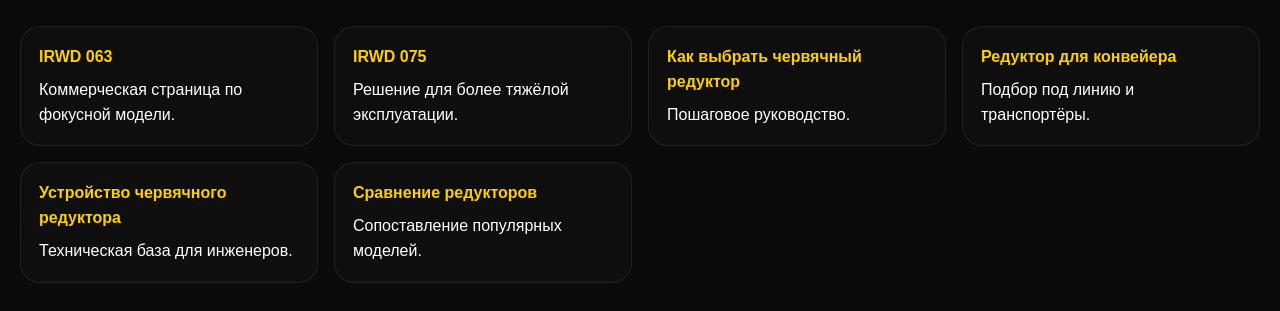
<file: chervyachnye-reduktory/index.html>
<!DOCTYPE html>
<html lang="ru">
<head>
  <meta charset="UTF-8">
  <meta name="viewport" content="width=device-width, initial-scale=1.0">
  <title>Червячные редукторы для производства в Казахстане — каталог и подбор</title>
  <meta name="description" content="Червячные редукторы для производственных компаний Казахстана: подбор, поставка, сравнение типоразмеров IRWD и аналогов.">
  <link rel="canonical" href="https://dragunovlab.github.io/irwd-063/chervyachnye-reduktory/">
  <meta property="og:type" content="website">
  <meta property="og:title" content="Червячные редукторы купить в Казахстане — подбор для производства">
  <meta property="og:description" content="Червячные редукторы IRWD и аналоги для предприятий Казахстана. Подбор, поставка, оптовые цены и техническая консультация.">
  <meta property="og:url" content="https://dragunovlab.github.io/irwd-063/chervyachnye-reduktory/">
  <meta property="og:image" content="https://dragunovlab.github.io/irwd-063/assets/irwd-063-hero-banner.png">
  <meta name="twitter:card" content="summary_large_image">
  <link rel="icon" href="../assets/favicon.svg" type="image/svg+xml">
  <link rel="icon" href="../assets/favicon.ico" sizes="any">
  <link rel="icon" href="../assets/favicon-32.png" type="image/png" sizes="32x32">
  <link rel="icon" href="../assets/favicon-16.png" type="image/png" sizes="16x16">
  <link rel="apple-touch-icon" href="../assets/apple-touch-icon.png">
  <link rel="stylesheet" href="../assets/css/style.css">
</head>
<body>
  <div class="topbar"><div class="container topbar-inner"><div class="topbar-meta"><span class="topbar-item">Алматы, ул. Фаворского 21</span><span class="topbar-item">Пн-Пт: 9:00 - 18:00</span><span class="topbar-item"><strong>БЕСПЛАТНАЯ ДОСТАВКА ПО АЛМАТЫ</strong></span></div><div class="topbar-contact"><a class="topbar-item" href="mailto:info@fortuneprom.kz">info@fortuneprom.kz</a><a class="topbar-item" href="tel:+77717428804">+7 771 742 8804</a></div></div></div>
  <header class="site-header"><div class="container header-inner"><a class="logo" href="../"><span class="logo-mark"></span><span class="logo-text"><strong>Fortune</strong><span>PROM</span></span></a><button class="nav-toggle" type="button" aria-expanded="false" data-nav-toggle><span></span></button><nav class="site-nav" data-nav><a href="../">IRWD 063</a><a href="../irwd-075/">IRWD 075</a><a href="../nmrv-063/">NMRV 063</a><a href="./">Червячные редукторы</a><a href="../kak-vybrat-chervyachnyj-reduktor/">Как выбрать</a><a href="../peredatochnye-chisla-reduktorov/">Передаточные числа</a><a href="../reduktory-dlya-konvejera/">Для конвейера</a><a href="../ustrojstvo-chervyachnogo-reduktora/">Устройство</a><a href="../sravnenie-reduktorov/">Сравнение</a></nav><div class="header-actions"><button class="theme-toggle" type="button" aria-pressed="false" data-theme-toggle><span class="theme-toggle-icon" aria-hidden="true"></span><span class="theme-toggle-track" aria-hidden="true"><span class="theme-toggle-thumb"></span></span><span class="theme-toggle-label" data-theme-label>Тёмная тема</span></button></div></div></header>
  <div class="container breadcrumbs"><a href="../">Главная</a> / Червячные редукторы</div>
  <section class="page-hero"><div class="container"><div class="panel"><div class="eyebrow">Категория</div><h1>Червячные редукторы</h1><p>Категорийная SEO-страница для компаний, которым нужен подбор червячного редуктора под производство, линию, привод или модернизацию оборудования.</p></div></div></section>
  <section class="section"><div class="container"><div class="content-card seo-content"><h2>Какие червячные редукторы выбирают предприятия</h2><p>Червячные редукторы востребованы там, где важны компактность, плавность хода и удобная интеграция с электродвигателем. Для предприятий Казахстана наиболее частый сценарий — это подбор решения под конкретный узел: конвейер, упаковочная линия, шнек, дозатор, мешалка или привод вспомогательного механизма. На практике выбор редко ограничивается одной моделью. Обычно рассматривают <a href="../">IRWD 063</a> как базовое решение, <a href="../irwd-075/">IRWD 075</a> при повышенной нагрузке и <a href="../nmrv-063/">NMRV 063</a> как близкий по классу аналог.</p><p>Хорошая категорийная страница должна отвечать сразу на два интента: коммерческий и информационный. Поэтому здесь мы не только предлагаем поставку, но и объясняем логику выбора. Если вам нужен быстрый подбор, начните с статьи <a href="../kak-vybrat-chervyachnyj-reduktor/">как выбрать червячный редуктор</a>, проверьте <a href="../peredatochnye-chisla-reduktorov/">таблицу передаточных чисел</a> и посмотрите отдельную страницу <a href="../reduktory-dlya-konvejera/">редукторы для конвейера</a>, если задача связана с транспортирующей линией. Если задача уже сформулирована, переходите на коммерческую страницу нужной модели и отправляйте параметры в WhatsApp.</p><h3>Почему закупка через Fortune PROM удобна для B2B</h3><p>Мы работаем с промышленными предприятиями Казахстана, сопровождаем поставки документально и технически, помогаем подобрать редуктор под реальную нагрузку и монтажную схему. Это снижает риск ошибки и помогает быстрее запустить оборудование. Для тех, кто сравнивает варианты, подготовлена отдельная страница <a href="../sravnenie-reduktorov/">сравнение редукторов</a>. Если нужно объяснить принцип действия и устройство узла для инженеров или закупки, используйте материал <a href="../ustrojstvo-chervyachnogo-reduktora/">устройство червячного редуктора</a>.</p><h3>Что важно для коммерческого подбора</h3><p>Компании обычно ищут не просто червячный редуктор купить, а решение под конкретный мотор, передаточное число, тип фланца и режим эксплуатации. Поэтому мы делаем упор на сценарии B2B: подбор под проект, запрос оптовой цены, проверка наличия, расчёт поставки по Казахстану и подготовка счёта. Для производств, цехов, ТОО и инженерных отделов это намного полезнее, чем обычная карточка товара без технического контекста.</p></div></div></section>
  <section class="section"><div class="container"><h2>FAQ</h2><div class="faq-list"><article class="faq-item"><button class="faq-trigger" type="button">Какие модели есть в линейке?<span class="faq-plus">+</span></button><div class="faq-content"><p>Чаще всего рассматривают IRWD 063, IRWD 075 и близкие аналоги NMRV.</p></div></article><article class="faq-item"><button class="faq-trigger" type="button">Какой редуктор выбрать для производства?<span class="faq-plus">+</span></button><div class="faq-content"><p>Нужно отталкиваться от двигателя, режима работы, нагрузки и требуемых выходных оборотов.</p></div></article><article class="faq-item"><button class="faq-trigger" type="button">Есть ли поставка по Казахстану?<span class="faq-plus">+</span></button><div class="faq-content"><p>Да, поставляем по Алматы, Астане и регионам.</p></div></article></div></div></section>
  <section class="section"><div class="container"><div class="link-grid"><a href="../"><span>IRWD 063</span>Коммерческая страница по фокусной модели.</a><a href="../irwd-075/"><span>IRWD 075</span>Решение для более тяжёлой эксплуатации.</a><a href="../kak-vybrat-chervyachnyj-reduktor/"><span>Как выбрать червячный редуктор</span>Пошаговое руководство.</a><a href="../reduktory-dlya-konvejera/"><span>Редуктор для конвейера</span>Подбор под линию и транспортёры.</a><a href="../ustrojstvo-chervyachnogo-reduktora/"><span>Устройство червячного редуктора</span>Техническая база для инженеров.</a><a href="../sravnenie-reduktorov/"><span>Сравнение редукторов</span>Сопоставление популярных моделей.</a></div></div></section>
  <script type="application/ld+json">{"@context":"https://schema.org","@graph":[{"@type":"Organization","name":"Fortune PROM","url":"https://dragunovlab.github.io/irwd-063/","logo":"https://dragunovlab.github.io/irwd-063/assets/irwd-063-hero-banner.png","email":"info@fortuneprom.kz","telephone":"+7-771-742-88-04","address":{"@type":"PostalAddress","streetAddress":"ул. Фаворского 21","addressLocality":"Алматы","addressCountry":"KZ"}},{"@type":"BreadcrumbList","itemListElement":[{"@type":"ListItem","position":1,"name":"Главная","item":"https://dragunovlab.github.io/irwd-063/"},{"@type":"ListItem","position":2,"name":"Червячные редукторы","item":"https://dragunovlab.github.io/irwd-063/chervyachnye-reduktory/"}]},{"@type":"FAQPage","mainEntity":[{"@type":"Question","name":"Какой редуктор выбрать для производства?","acceptedAnswer":{"@type":"Answer","text":"Нужно отталкиваться от двигателя, режима работы, нагрузки и требуемых выходных оборотов."}}]}]}</script>
  <script src="../assets/js/script.js"></script>
</body>
</html>
</file>
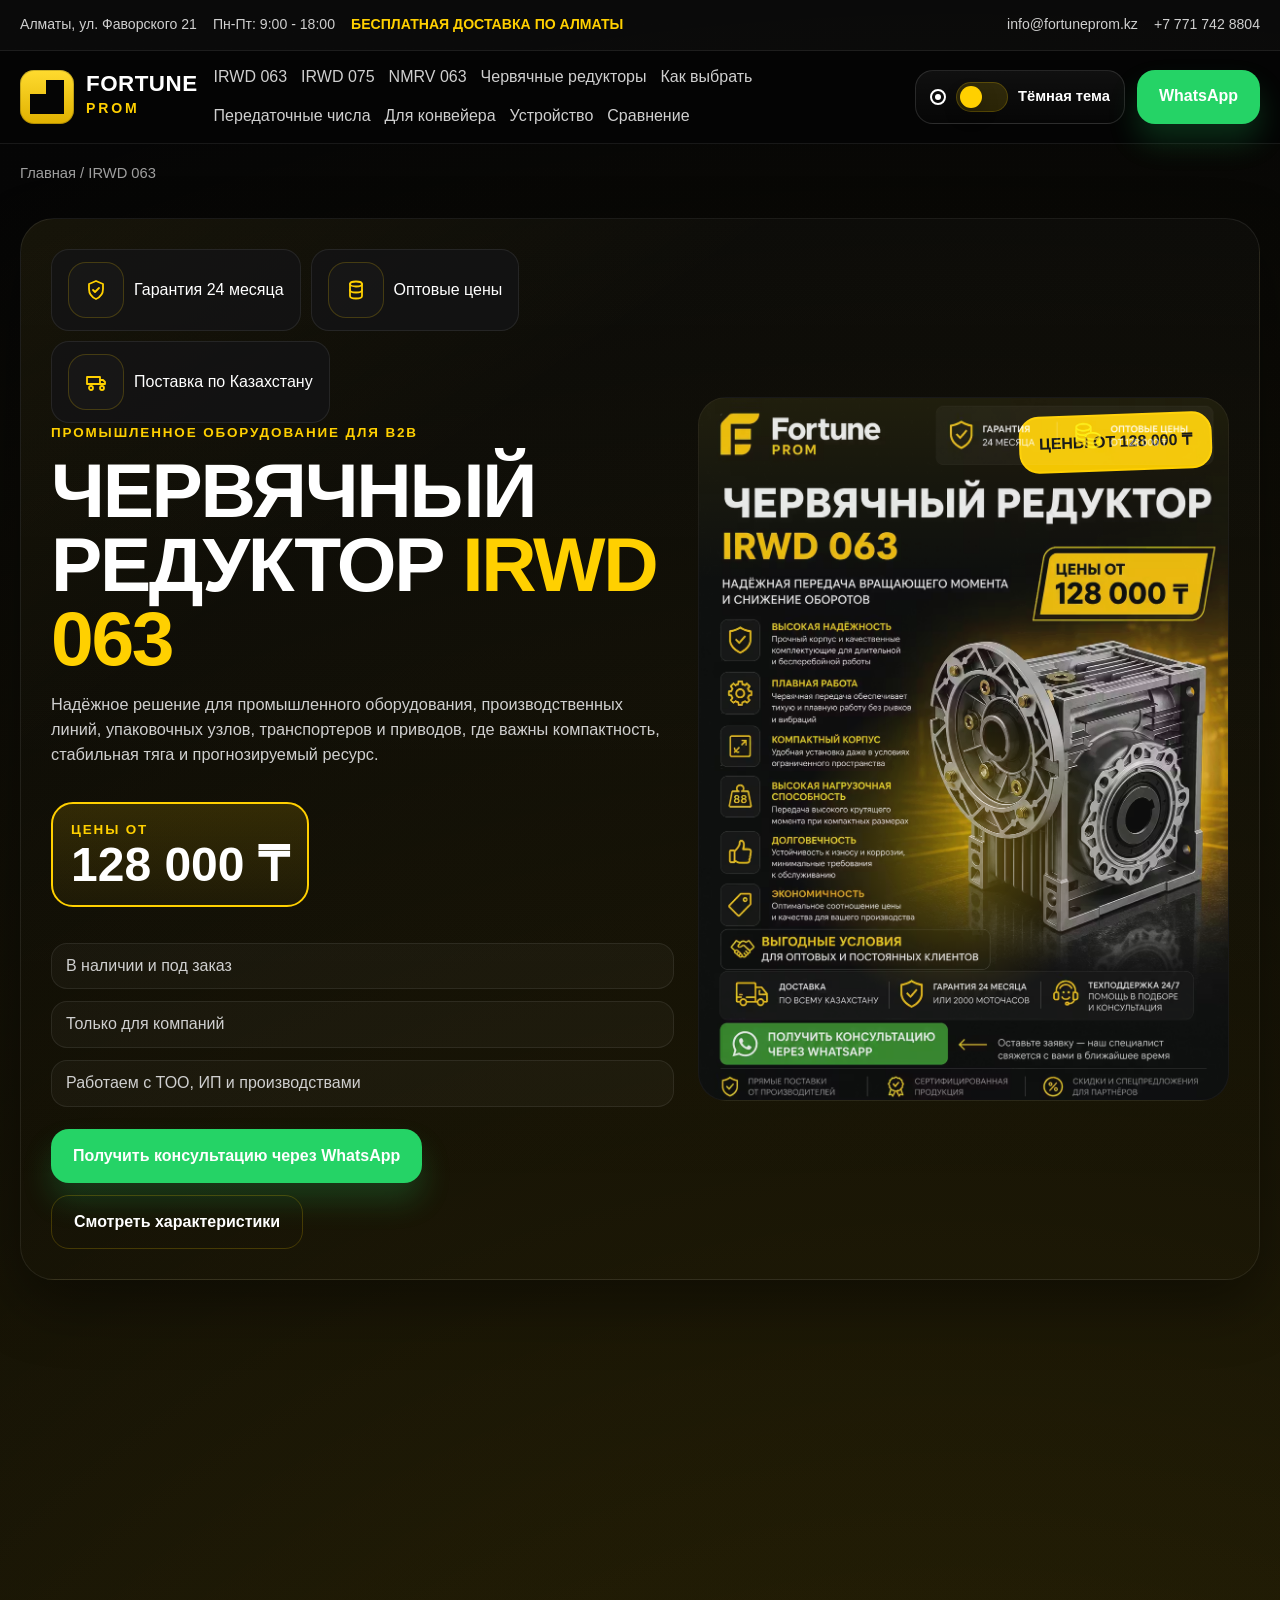
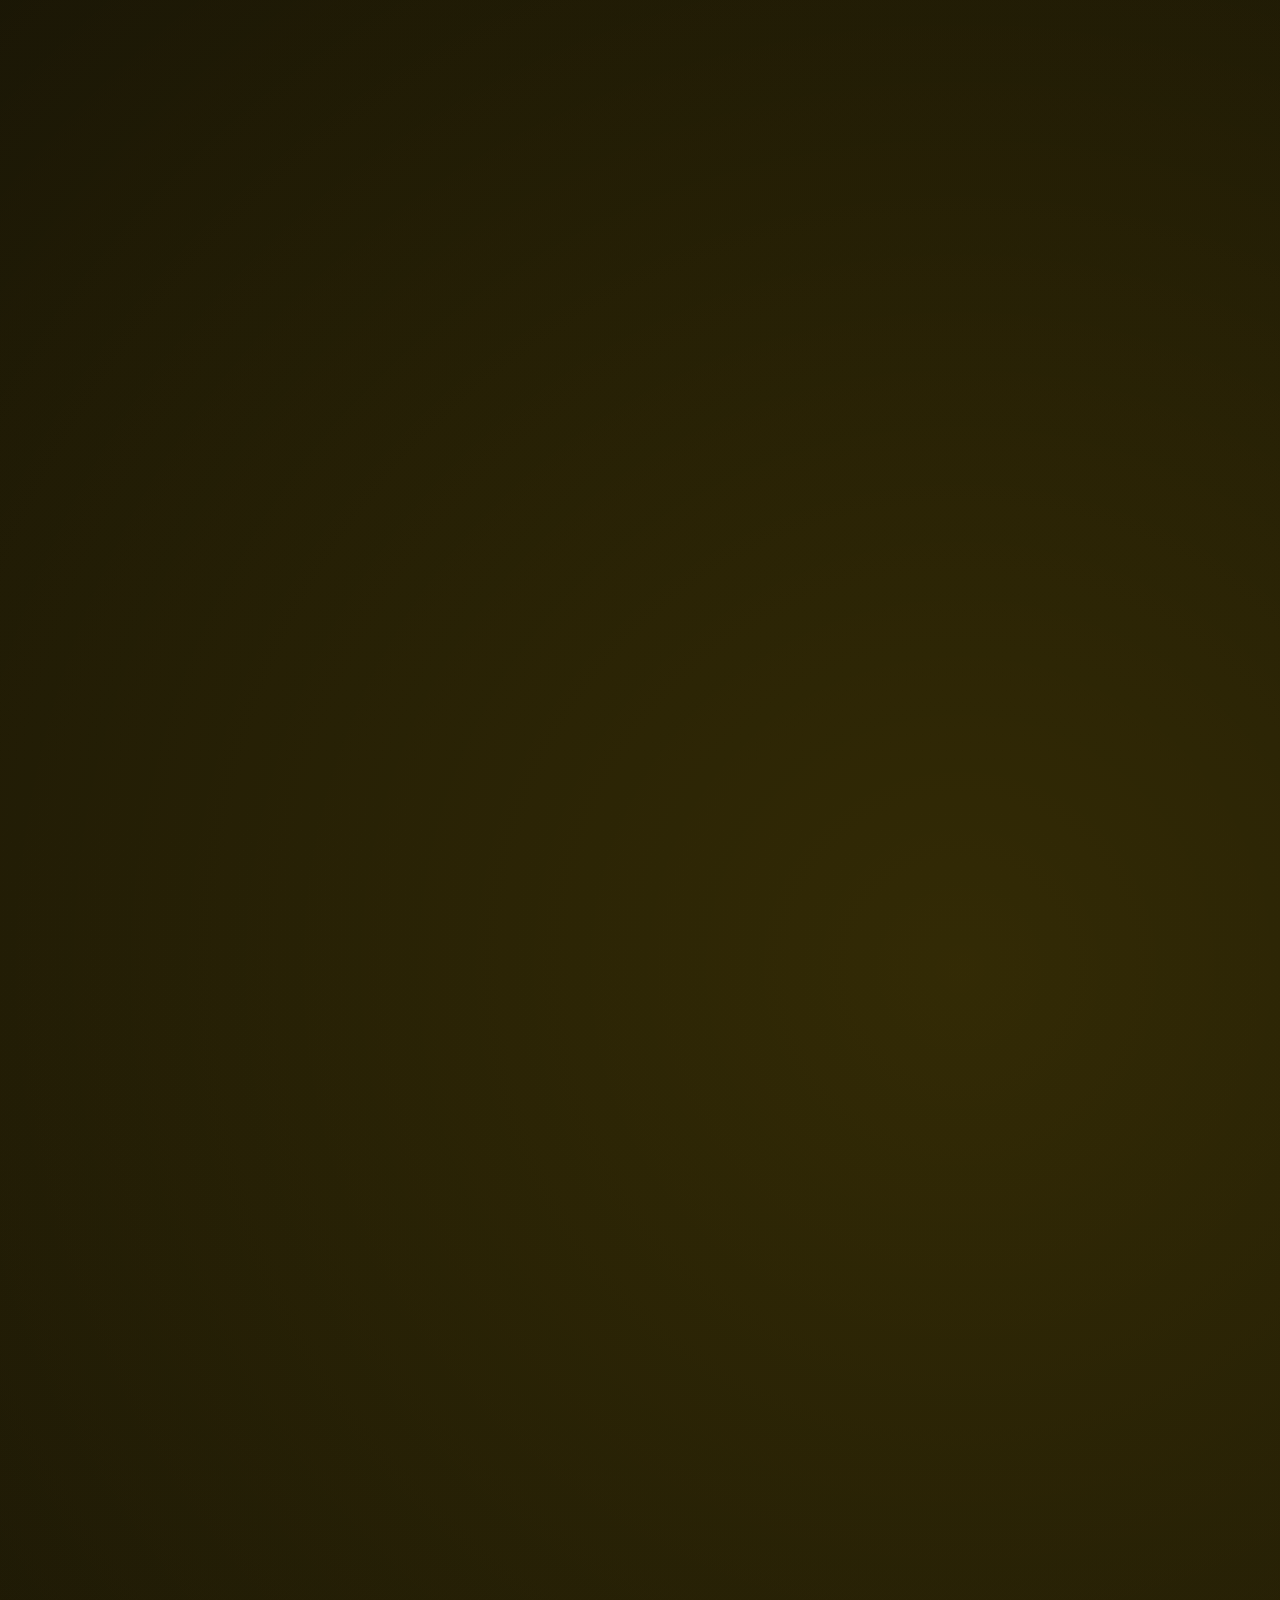
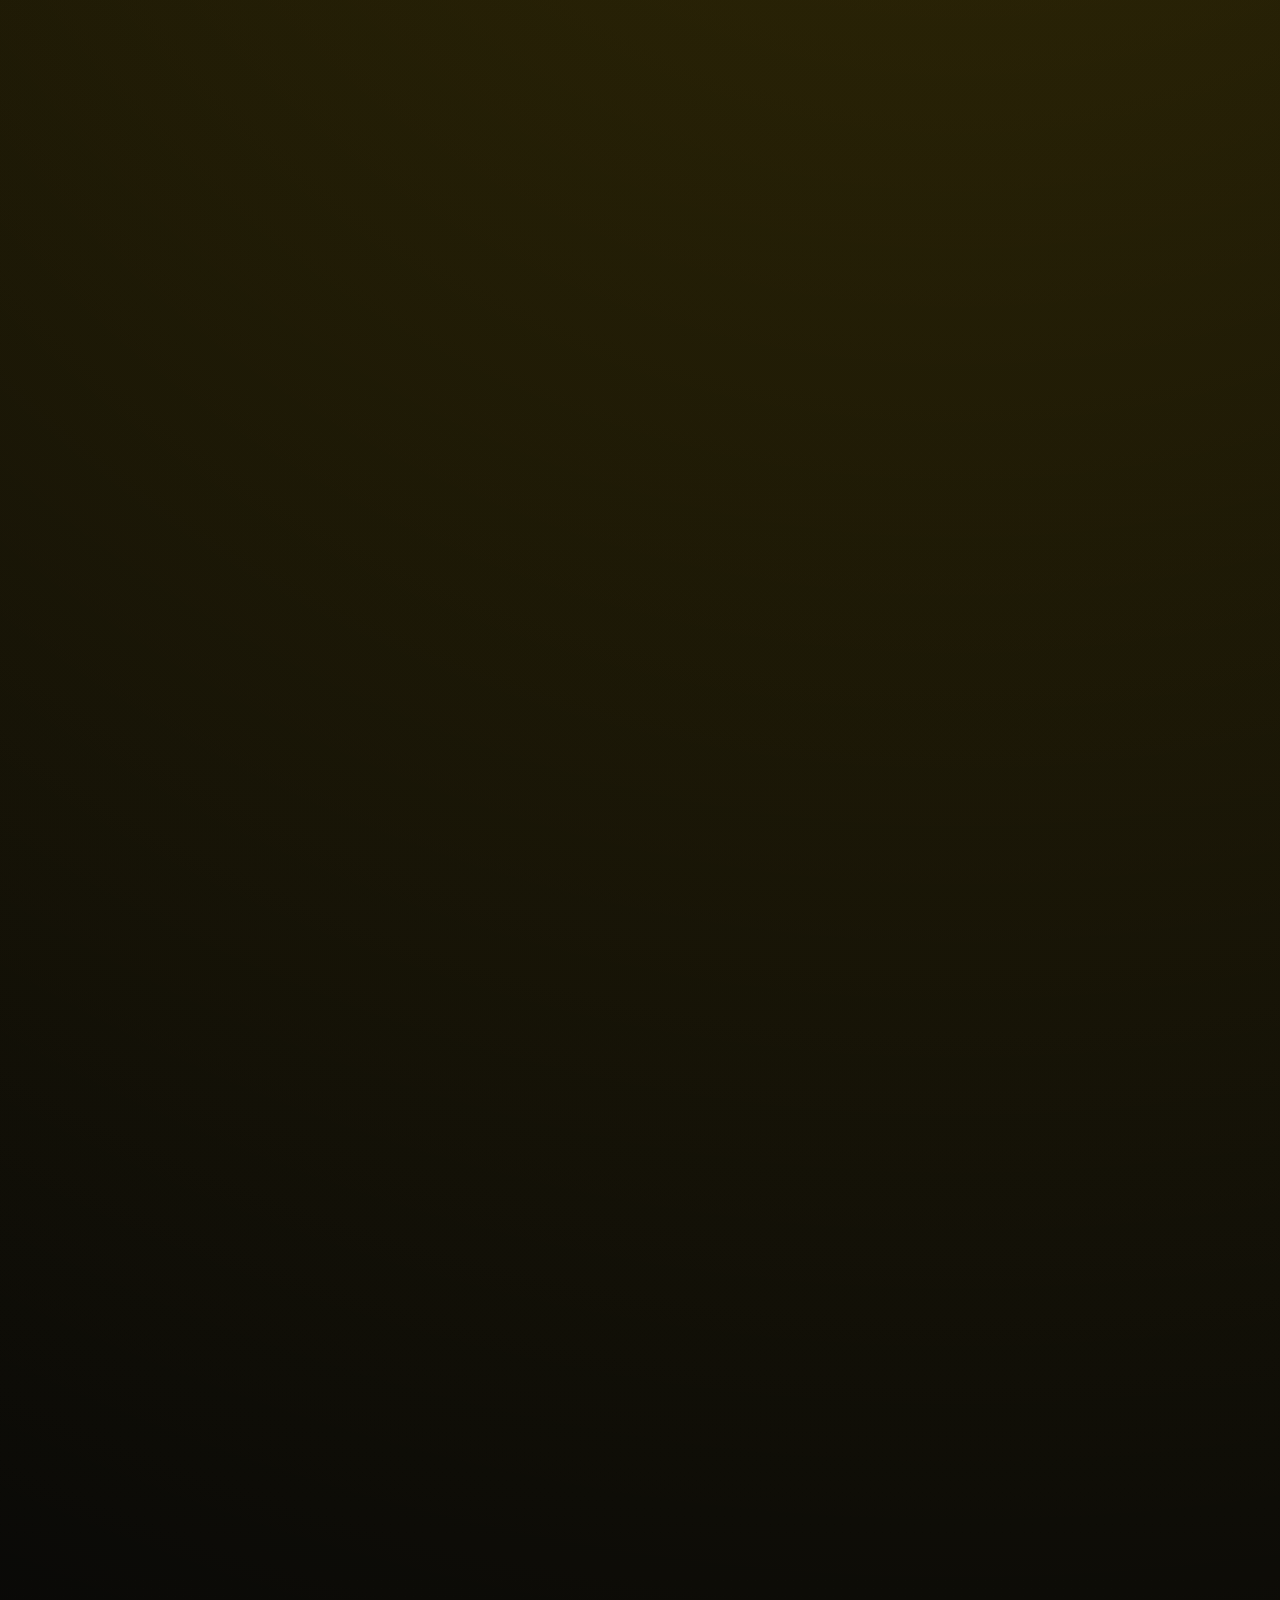
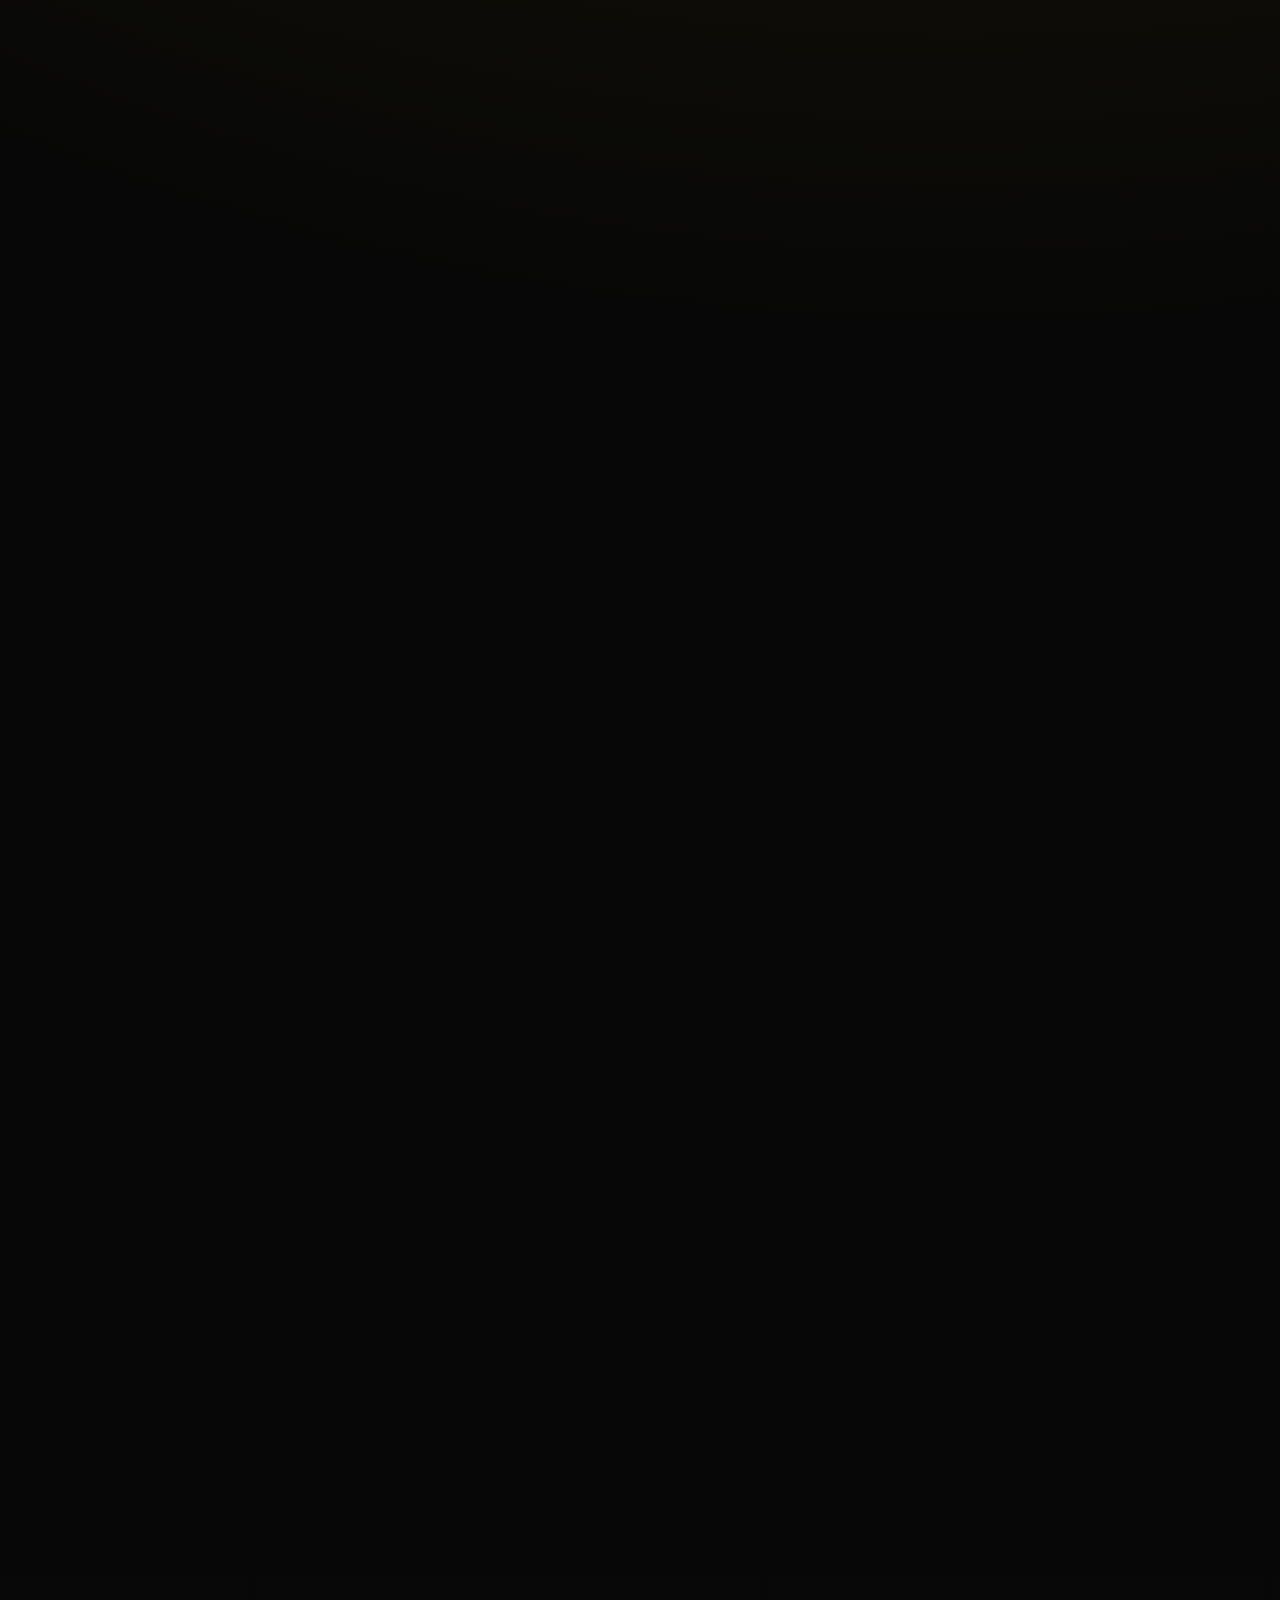
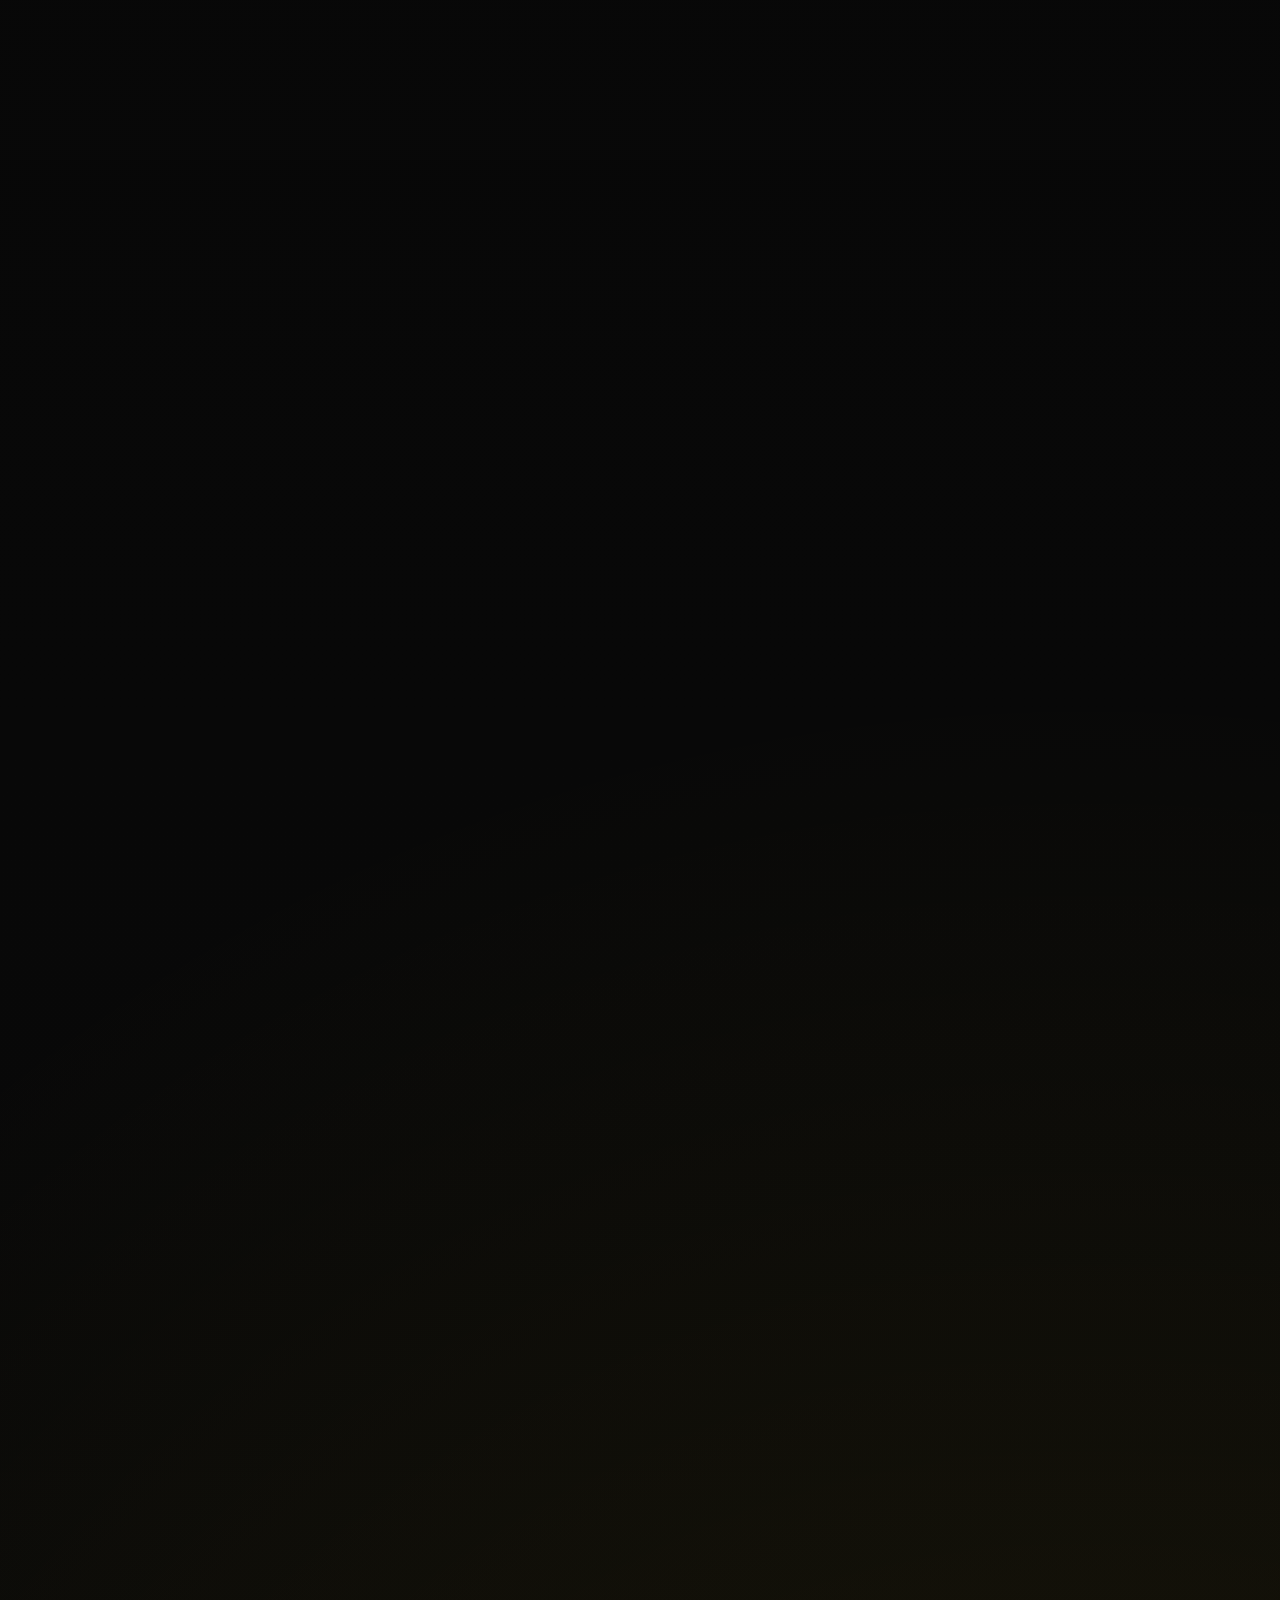
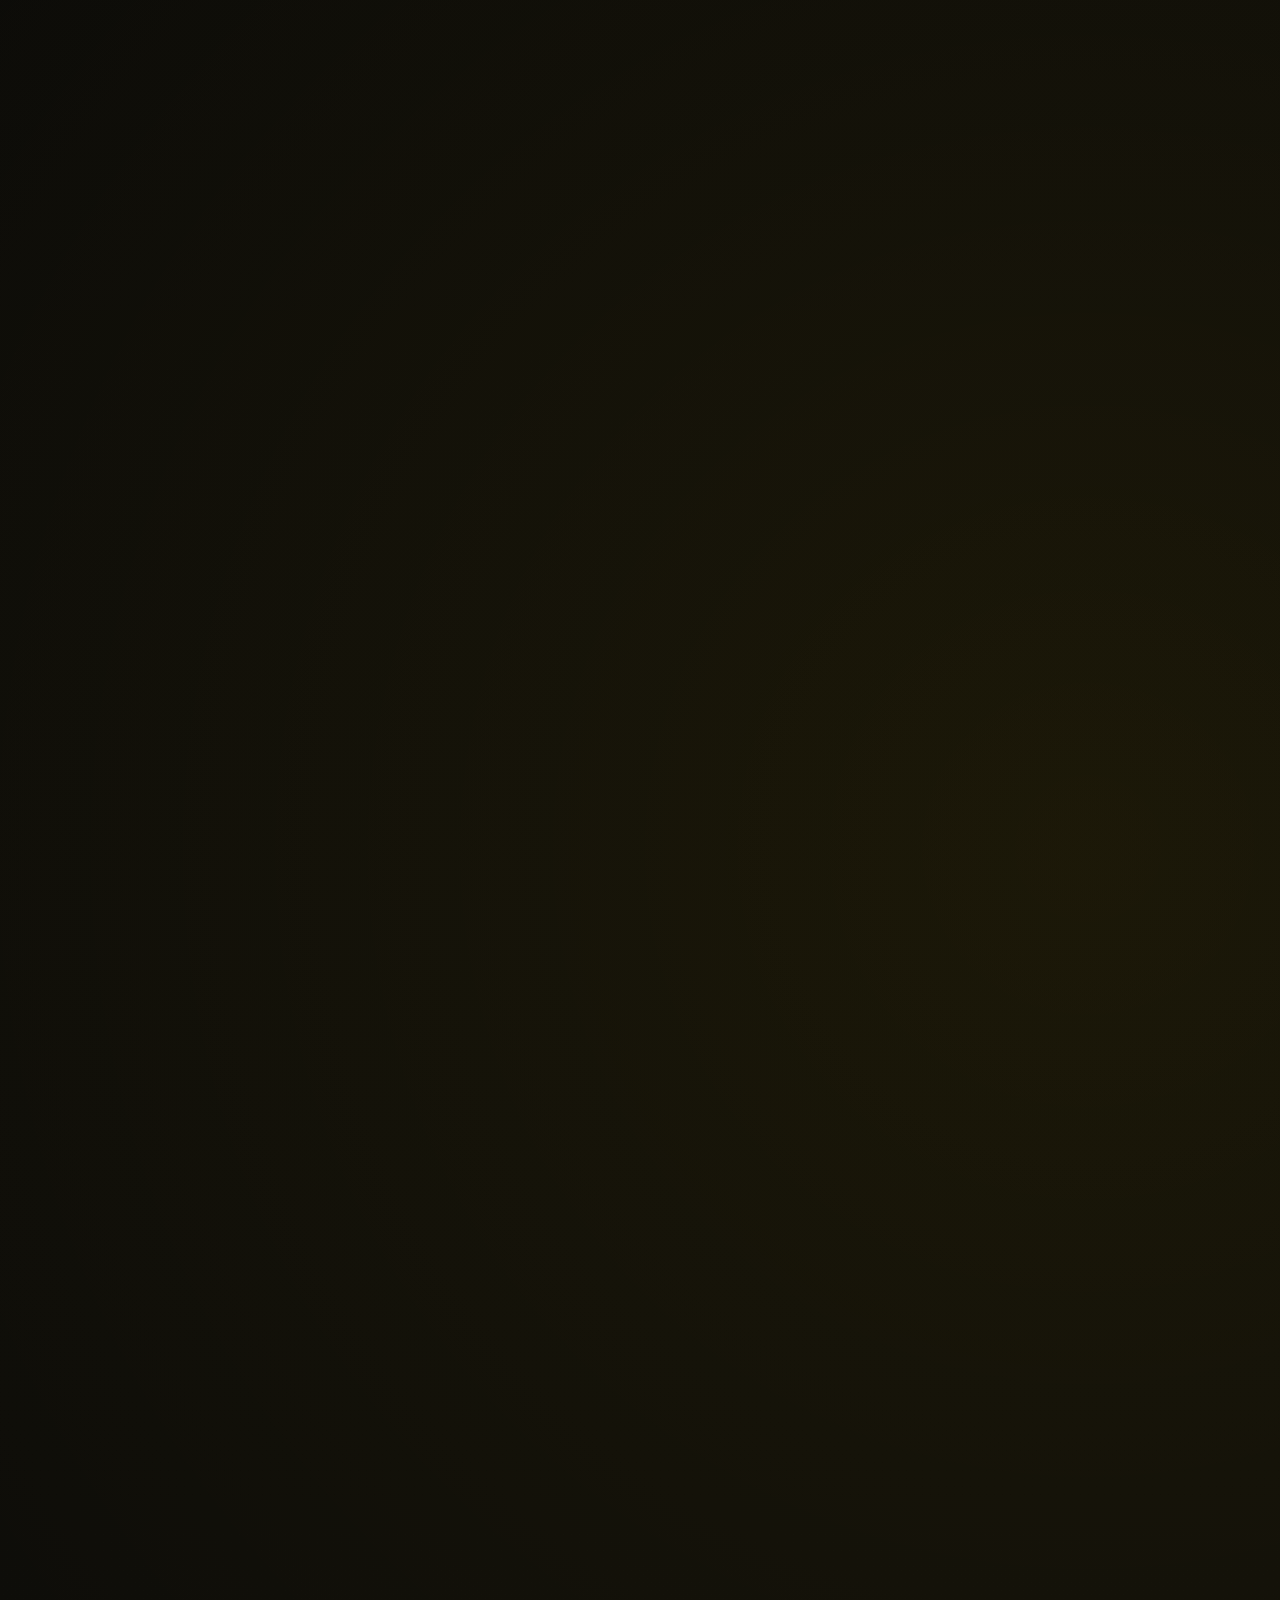
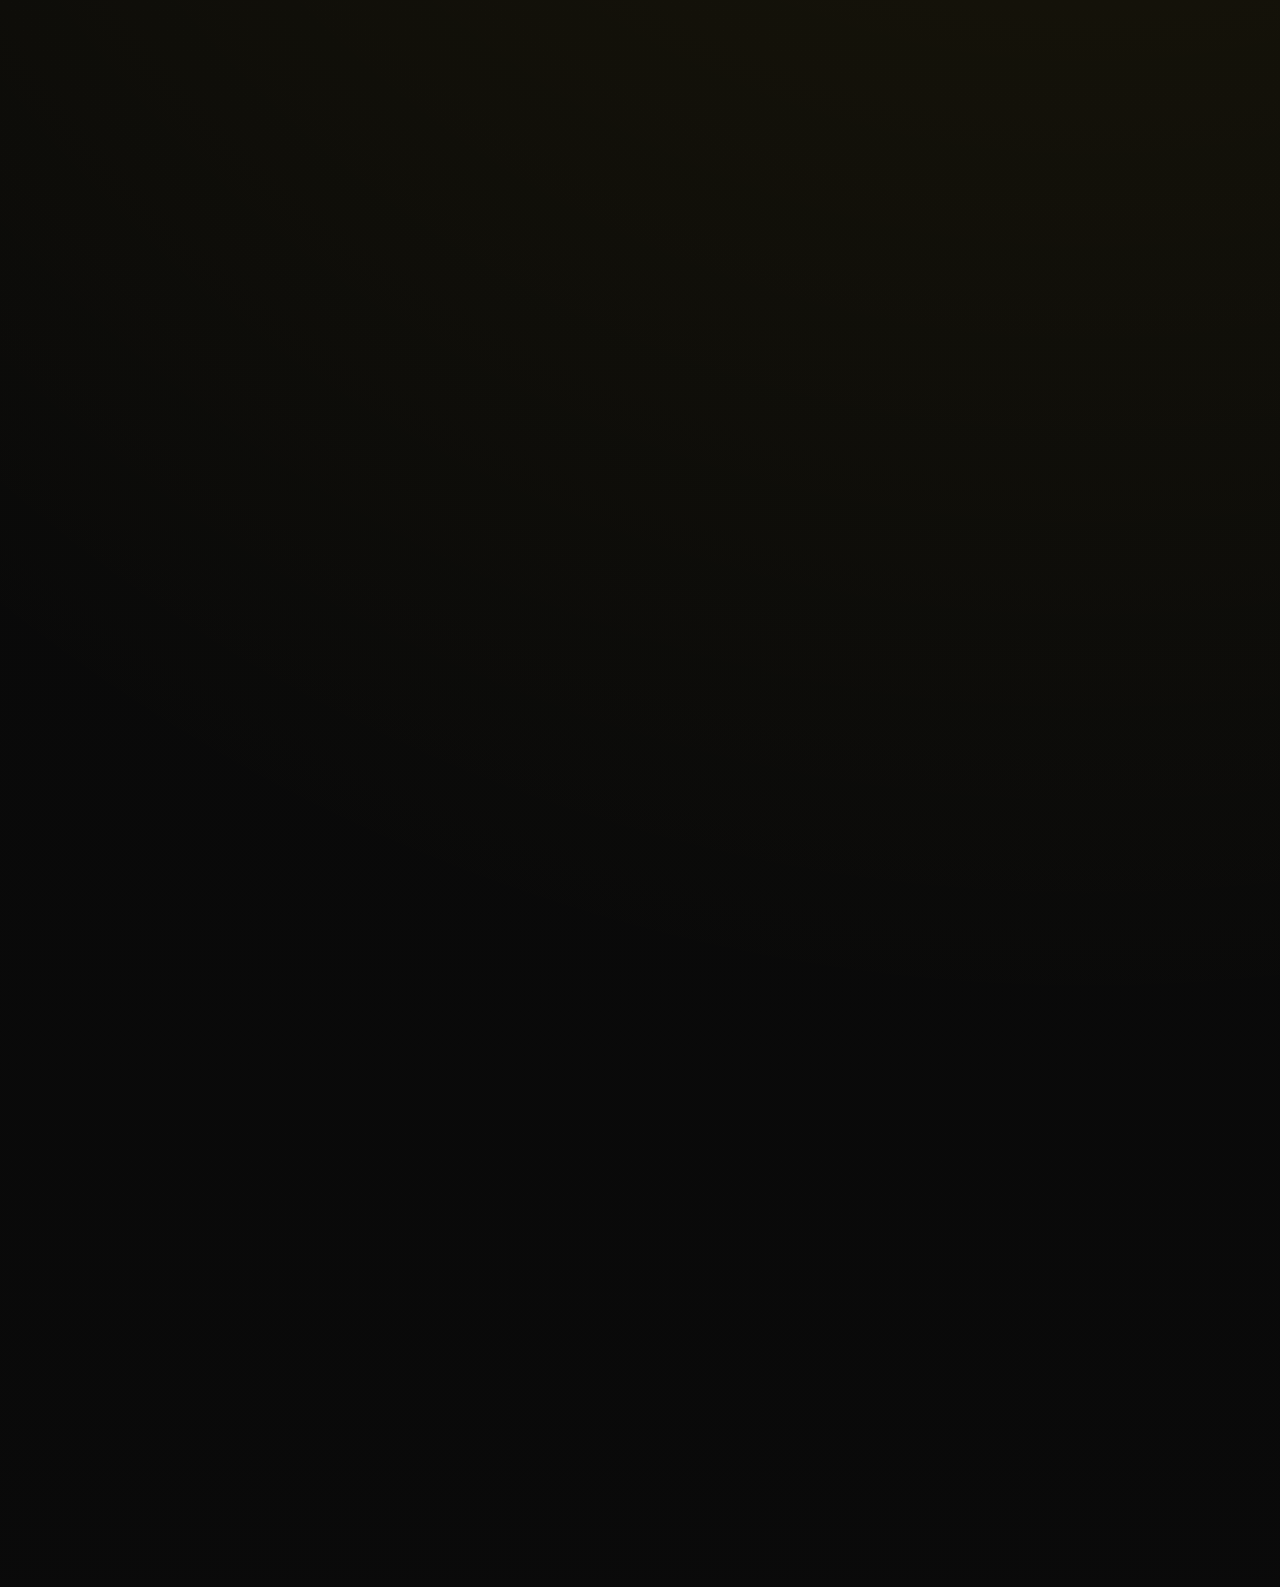
<file: irwd-063/index.html>
<!DOCTYPE html>
<html lang="ru">
<head>
  <meta charset="UTF-8">
  <meta name="viewport" content="width=device-width, initial-scale=1.0">
  <title>IRWD 063 купить в Казахстане — цена, характеристики</title>
  <meta name="description" content="Червячный редуктор IRWD 063 для промышленного оборудования. Цена от 128 000 ₸, поставка по Казахстану, оптовые условия для компаний.">
  <meta name="robots" content="noindex,follow">
  <link rel="canonical" href="https://dragunovlab.github.io/irwd-063/">
  <link rel="icon" href="../assets/favicon.svg" type="image/svg+xml">
  <link rel="icon" href="../assets/favicon.ico" sizes="any">
  <link rel="icon" href="../assets/favicon-32.png" type="image/png" sizes="32x32">
  <link rel="icon" href="../assets/favicon-16.png" type="image/png" sizes="16x16">
  <link rel="apple-touch-icon" href="../assets/apple-touch-icon.png">
  <meta http-equiv="refresh" content="0; url=https://dragunovlab.github.io/irwd-063/">
  <script>
    window.location.replace("https://dragunovlab.github.io/irwd-063/");
  </script>
</head>
<body>
  <p>Перенаправляем на основную страницу: <a href="https://dragunovlab.github.io/irwd-063/">IRWD 063</a>.</p>
</body>
</html>
</file>
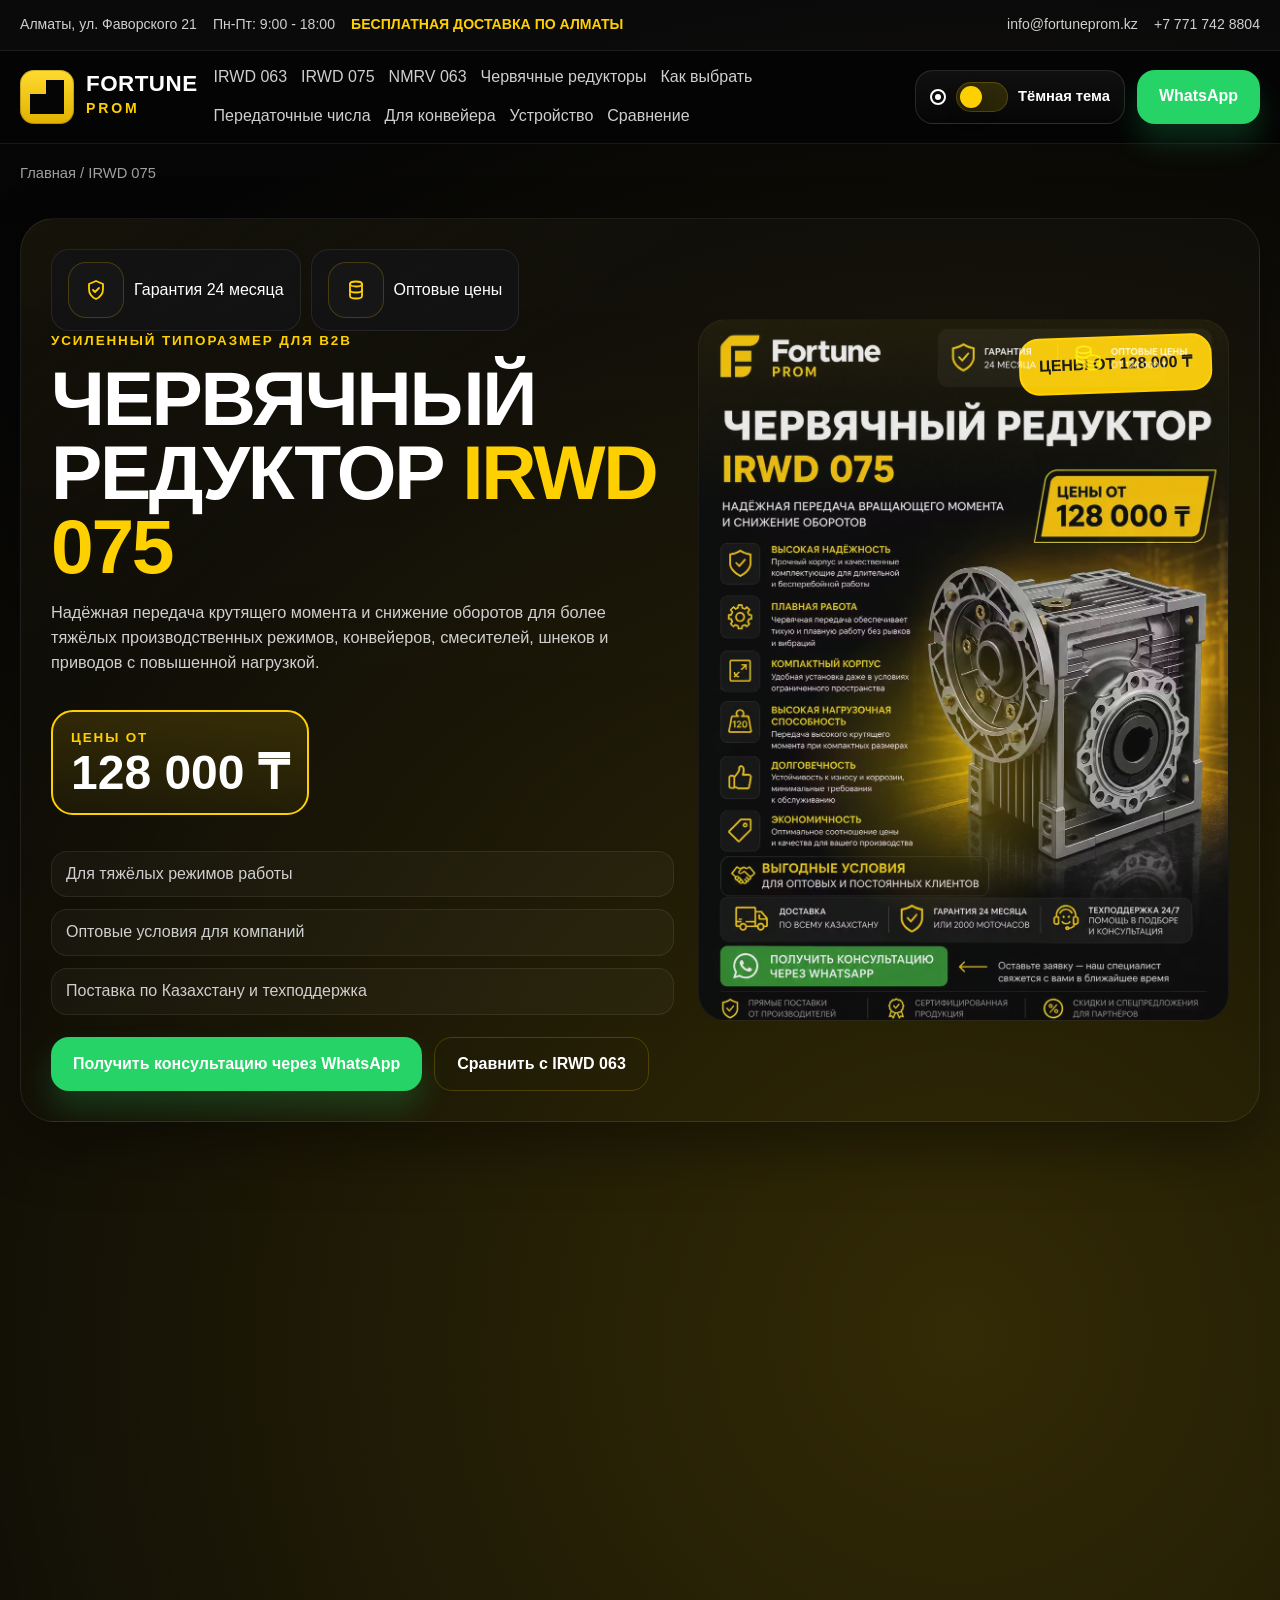
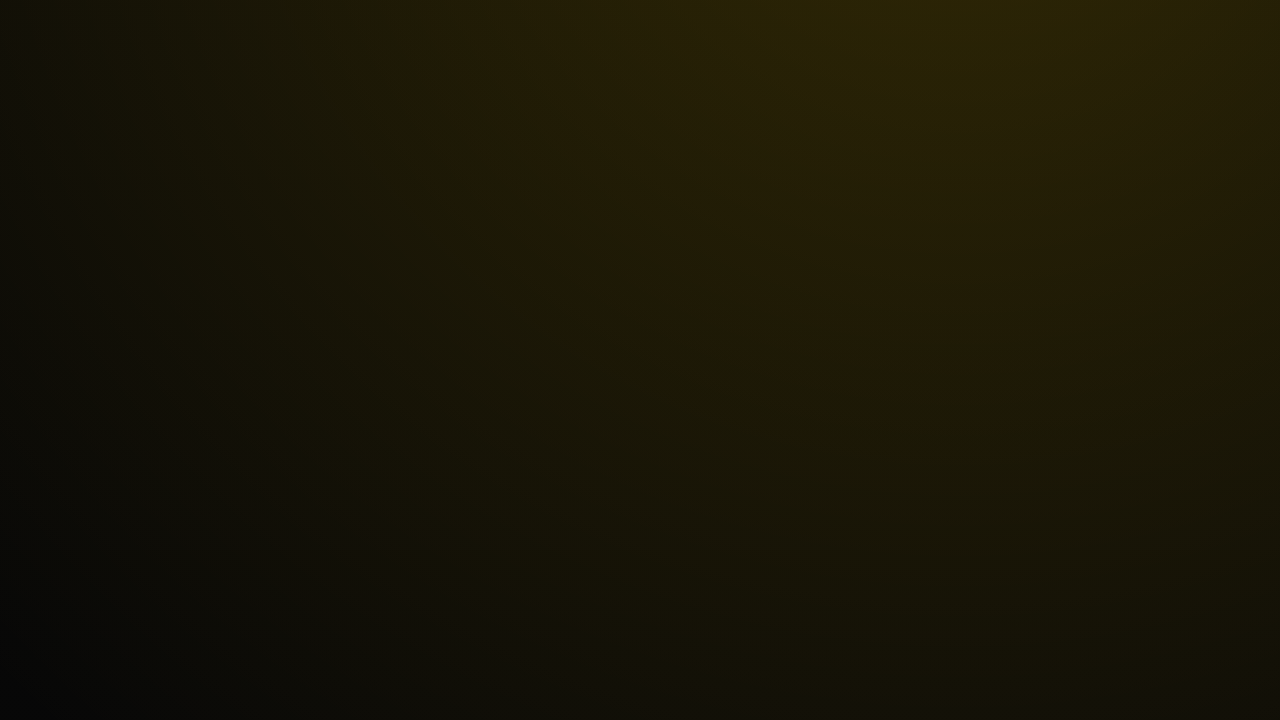
<file: irwd-075/index.html>
<!DOCTYPE html>
<html lang="ru">
<head>
  <meta charset="UTF-8">
  <meta name="viewport" content="width=device-width, initial-scale=1.0">
  <title>IRWD 075 купить в Казахстане — усиленный червячный редуктор</title>
  <meta name="description" content="Червячный редуктор IRWD 075 для повышенных нагрузок. Подбор под двигатель, поставка по Казахстану, оптовые цены для предприятий.">
  <link rel="canonical" href="https://dragunovlab.github.io/irwd-063/irwd-075/">
  <meta property="og:type" content="website">
  <meta property="og:title" content="IRWD 075 купить в Казахстане — усиленный червячный редуктор">
  <meta property="og:description" content="Червячный редуктор IRWD 075 для повышенных нагрузок. Подбор под двигатель, поставка по Казахстану и оптовые цены для предприятий.">
  <meta property="og:url" content="https://dragunovlab.github.io/irwd-063/irwd-075/">
  <meta property="og:image" content="https://dragunovlab.github.io/irwd-063/assets/irwd-075-hero-banner.png">
  <meta name="twitter:card" content="summary_large_image">
  <link rel="icon" href="../assets/favicon.svg" type="image/svg+xml">
  <link rel="icon" href="../assets/favicon.ico" sizes="any">
  <link rel="icon" href="../assets/favicon-32.png" type="image/png" sizes="32x32">
  <link rel="icon" href="../assets/favicon-16.png" type="image/png" sizes="16x16">
  <link rel="apple-touch-icon" href="../assets/apple-touch-icon.png">
  <link rel="preload" as="image" href="../assets/irwd-075-hero-banner.avif" type="image/avif">
  <link rel="stylesheet" href="../assets/css/style.css">
</head>
<body>
  <div class="topbar"><div class="container topbar-inner"><div class="topbar-meta"><span class="topbar-item">Алматы, ул. Фаворского 21</span><span class="topbar-item">Пн-Пт: 9:00 - 18:00</span><span class="topbar-item"><strong>БЕСПЛАТНАЯ ДОСТАВКА ПО АЛМАТЫ</strong></span></div><div class="topbar-contact"><a class="topbar-item" href="mailto:info@fortuneprom.kz">info@fortuneprom.kz</a><a class="topbar-item" href="tel:+77717428804">+7 771 742 8804</a></div></div></div>
  <header class="site-header"><div class="container header-inner"><a class="logo" href="../"><span class="logo-mark"></span><span class="logo-text"><strong>Fortune</strong><span>PROM</span></span></a><button class="nav-toggle" type="button" aria-expanded="false" data-nav-toggle><span></span></button><nav class="site-nav" data-nav><a href="../">IRWD 063</a><a href="./">IRWD 075</a><a href="../nmrv-063/">NMRV 063</a><a href="../chervyachnye-reduktory/">Червячные редукторы</a><a href="../kak-vybrat-chervyachnyj-reduktor/">Как выбрать</a><a href="../peredatochnye-chisla-reduktorov/">Передаточные числа</a><a href="../reduktory-dlya-konvejera/">Для конвейера</a><a href="../ustrojstvo-chervyachnogo-reduktora/">Устройство</a><a href="../sravnenie-reduktorov/">Сравнение</a></nav><div class="header-actions"><button class="theme-toggle" type="button" aria-pressed="false" data-theme-toggle><span class="theme-toggle-icon" aria-hidden="true"></span><span class="theme-toggle-track" aria-hidden="true"><span class="theme-toggle-thumb"></span></span><span class="theme-toggle-label" data-theme-label>Тёмная тема</span></button><a class="whatsapp-button desktop-only" href="https://wa.me/77717428804" target="_blank" rel="noopener">WhatsApp</a></div></div></header>
  <div class="container breadcrumbs"><a href="../">Главная</a> / IRWD 075</div>
  <section class="hero">
    <div class="container hero-shell">
      <div class="hero-grid">
        <div>
          <div class="hero-badges">
            <div class="badge-row">
              <div class="badge"><span class="mini-icon"><svg viewBox="0 0 24 24"><path d="M12 3l7 3v5c0 5-3.3 8.4-7 10-3.7-1.6-7-5-7-10V6l7-3Z"/><path d="m9 12 2 2 4-4"/></svg></span>Гарантия 24 месяца</div>
              <div class="badge"><span class="mini-icon"><svg viewBox="0 0 24 24"><ellipse cx="12" cy="6" rx="6" ry="2.5"/><path d="M6 6v6c0 1.4 2.7 2.5 6 2.5s6-1.1 6-2.5V6"/><path d="M6 12v6c0 1.4 2.7 2.5 6 2.5s6-1.1 6-2.5v-6"/></svg></span>Оптовые цены</div>
            </div>
          </div>
          <div class="eyebrow">Усиленный типоразмер для B2B</div>
          <h1>Червячный редуктор <span>IRWD 075</span></h1>
          <p class="hero-subtitle">Надёжная передача крутящего момента и снижение оборотов для более тяжёлых производственных режимов, конвейеров, смесителей, шнеков и приводов с повышенной нагрузкой.</p>
          <div class="price-box">
            <div>
              <div class="eyebrow">Цены от</div>
              <strong>128 000 ₸</strong>
            </div>
          </div>
          <div class="status-list">
            <span>Для тяжёлых режимов работы</span>
            <span>Оптовые условия для компаний</span>
            <span>Поставка по Казахстану и техподдержка</span>
          </div>
          <div class="hero-actions">
            <a class="whatsapp-button" href="https://wa.me/77717428804" data-wa-link data-phone="77717428804" data-model="IRWD 075" target="_blank" rel="noopener">Получить консультацию через WhatsApp</a>
            <a class="secondary-button" href="../">Сравнить с IRWD 063</a>
          </div>
        </div>
        <div class="hero-visual">
          <div class="hero-note">Цены от 128 000 ₸</div>
          <picture>
            <source srcset="../assets/irwd-075-hero-banner.avif" type="image/avif">
            <img src="../assets/irwd-075-hero-banner.png" alt="Червячный редуктор IRWD 075 Fortune PROM" width="1090" height="1443" loading="eager" fetchpriority="high" decoding="async">
          </picture>
        </div>
      </div>
    </div>
  </section>
  <section class="section"><div class="container"><div class="content-card seo-content"><h2>Когда нужен IRWD 075</h2><p>Если на объекте используется двигатель большей мощности, нагрузка тяжёлая, пуски происходят часто, а линия работает по длительному циклу, типоразмер IRWD 075 обычно оказывается безопаснее и практичнее. Компании переходят на него при проектировании конвейеров, шнеков, смесителей, узлов транспортировки и оборудования, где важен запас по моменту. С точки зрения B2B-закупки это решение нередко дешевле в долгую, чем выбор младшего редуктора впритык к его пределу.</p><p>IRWD 075 также актуален, когда нужно сократить риск перегрева, повысить стабильность работы и заложить дополнительный ресурс. При подборе сравнивают мощность двигателя, передаточное число, режим работы и фактическую нагрузку. Если вы уже рассматриваете <a href="../">купить IRWD 063 в Казахстане</a>, но есть сомнения по запасу, стоит параллельно проверить и 075 размер. Это особенно полезно для новых запусков, где простои обходятся дорого.</p><h3>Коммерческие преимущества</h3><p>Fortune PROM поставляет IRWD 075 с документами, оптовыми условиями и консультацией. Мы помогаем выбрать оптимальный вариант, сверяем совместимость с мотором и при необходимости подбираем близкий по задаче <a href="../nmrv-063/">аналог NMRV 063</a> или предлагаем сравнение в разделе <a href="../sravnenie-reduktorov/">сравнение редукторов</a>. Для инженерных и снабженческих отделов это удобнее, чем подбирать редуктор по одному размеру без проверки нагрузки.</p></div></div></section>
  <section class="section"><div class="container"><h2>FAQ</h2><div class="faq-list"><article class="faq-item"><button class="faq-trigger" type="button">Чем IRWD 075 отличается от IRWD 063?<span class="faq-plus">+</span></button><div class="faq-content"><p>Он рассчитан на более серьёзные режимы и даёт больше запаса при тяжёлой эксплуатации.</p></div></article><article class="faq-item"><button class="faq-trigger" type="button">Для каких линий подходит IRWD 075?<span class="faq-plus">+</span></button><div class="faq-content"><p>Для конвейеров, шнеков, смесителей, транспортирующих и производственных узлов с повышенной нагрузкой.</p></div></article><article class="faq-item"><button class="faq-trigger" type="button">Можно ли получить подбор под двигатель?<span class="faq-plus">+</span></button><div class="faq-content"><p>Да, отправьте мощность, обороты, тип нагрузки и город поставки.</p></div></article></div></div></section>
  <section class="section"><div class="container"><div class="link-grid"><a href="../"><span>IRWD 063</span>Вернуться к базовому типоразмеру.</a><a href="../chervyachnye-reduktory/"><span>Червячные редукторы</span>Открыть всю категорию.</a><a href="../kak-vybrat-chervyachnyj-reduktor/"><span>Как выбрать редуктор</span>Понять логику подбора.</a><a href="../reduktory-dlya-konvejera/"><span>Редуктор для конвейера</span>Посмотреть сценарии тяжёлой эксплуатации.</a><a href="../peredatochnye-chisla-reduktorov/"><span>Передаточные числа</span>Смотреть таблицу значений.</a></div></div></section>
  <script type="application/ld+json">{"@context":"https://schema.org","@graph":[{"@type":"Organization","name":"Fortune PROM","url":"https://dragunovlab.github.io/irwd-063/","logo":"https://dragunovlab.github.io/irwd-063/assets/irwd-075-hero-banner.png","email":"info@fortuneprom.kz","telephone":"+7-771-742-88-04","address":{"@type":"PostalAddress","streetAddress":"ул. Фаворского 21","addressLocality":"Алматы","addressCountry":"KZ"}},{"@type":"Product","name":"IRWD 075","image":"https://dragunovlab.github.io/irwd-063/assets/irwd-075-hero-banner.png","offers":{"@type":"Offer","priceCurrency":"KZT","availability":"https://schema.org/InStock","url":"https://dragunovlab.github.io/irwd-063/irwd-075/"}},{"@type":"BreadcrumbList","itemListElement":[{"@type":"ListItem","position":1,"name":"Главная","item":"https://dragunovlab.github.io/irwd-063/"},{"@type":"ListItem","position":2,"name":"IRWD 075","item":"https://dragunovlab.github.io/irwd-063/irwd-075/"}]},{"@type":"FAQPage","mainEntity":[{"@type":"Question","name":"Чем IRWD 075 отличается от IRWD 063?","acceptedAnswer":{"@type":"Answer","text":"Он рассчитан на более серьёзные режимы и даёт больше запаса при тяжёлой эксплуатации."}}]}]}</script>
  <script src="../assets/js/script.js"></script>
</body>
</html>
</file>
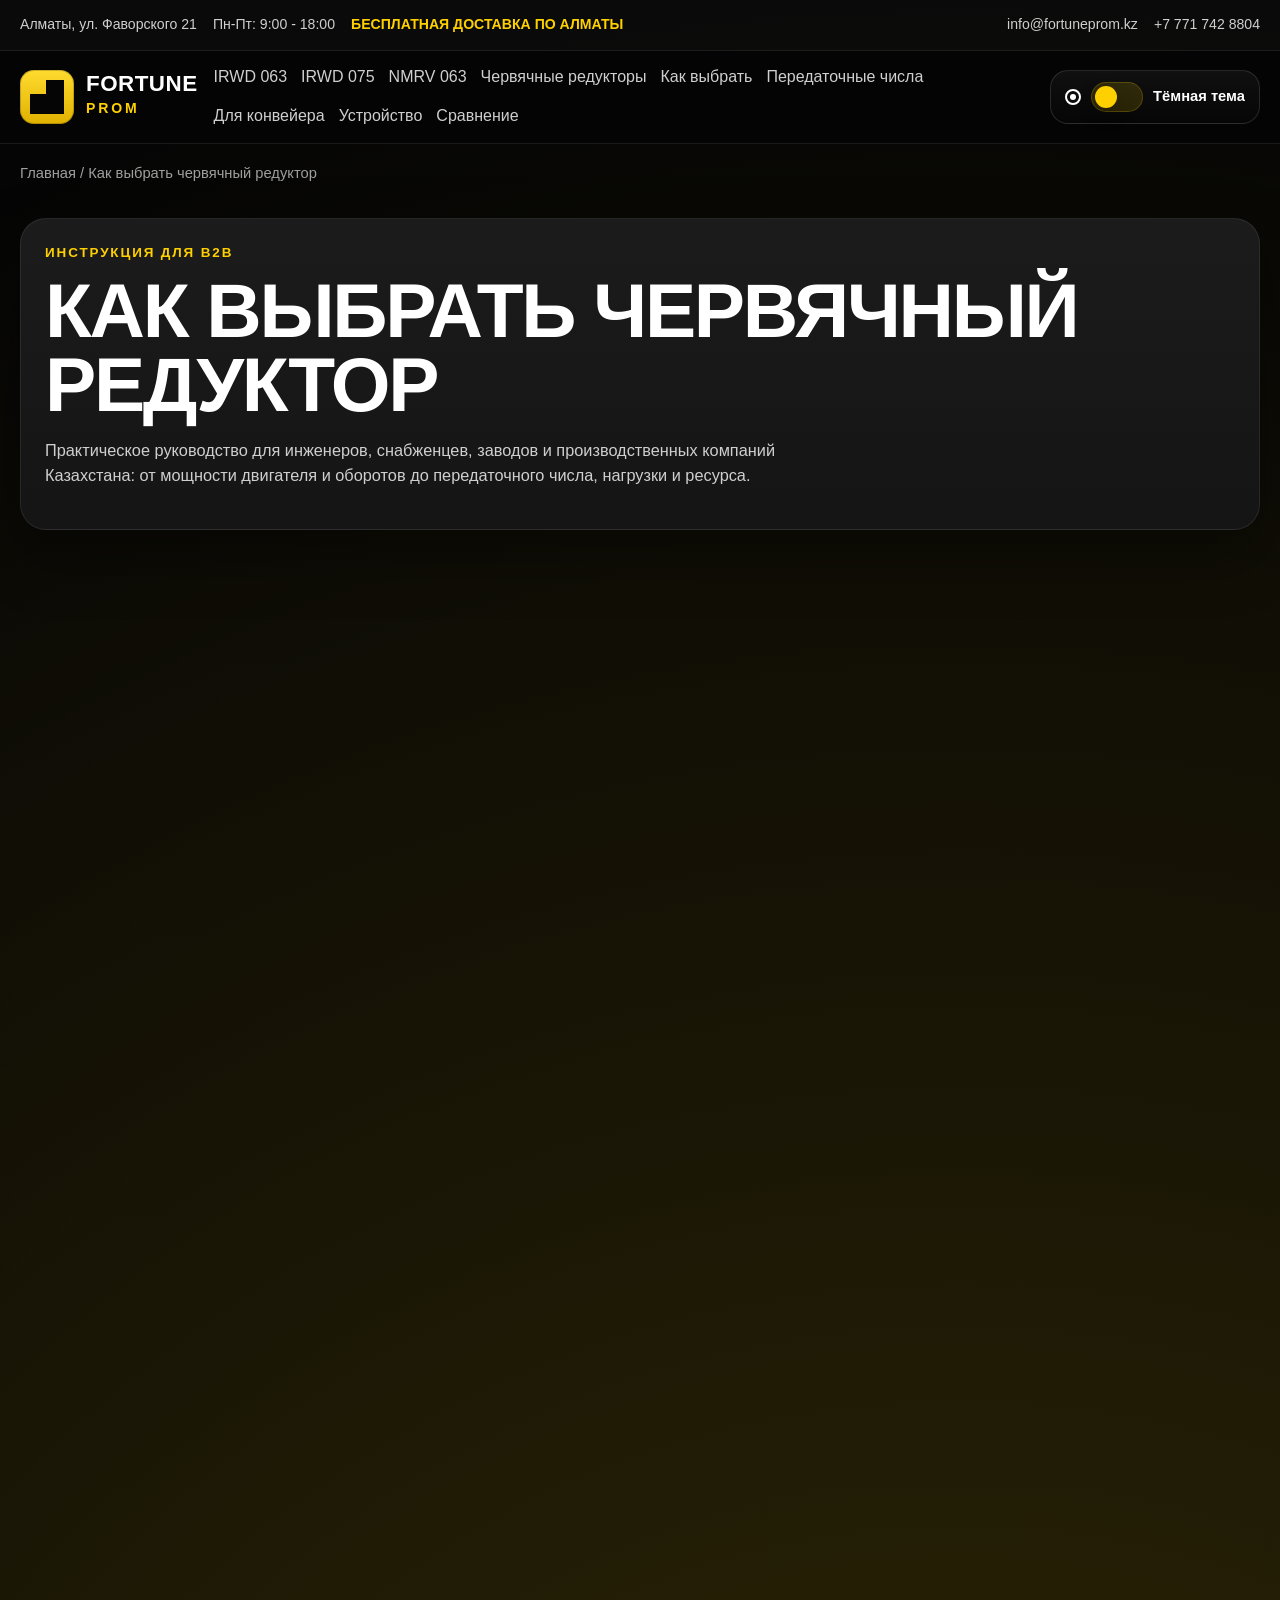
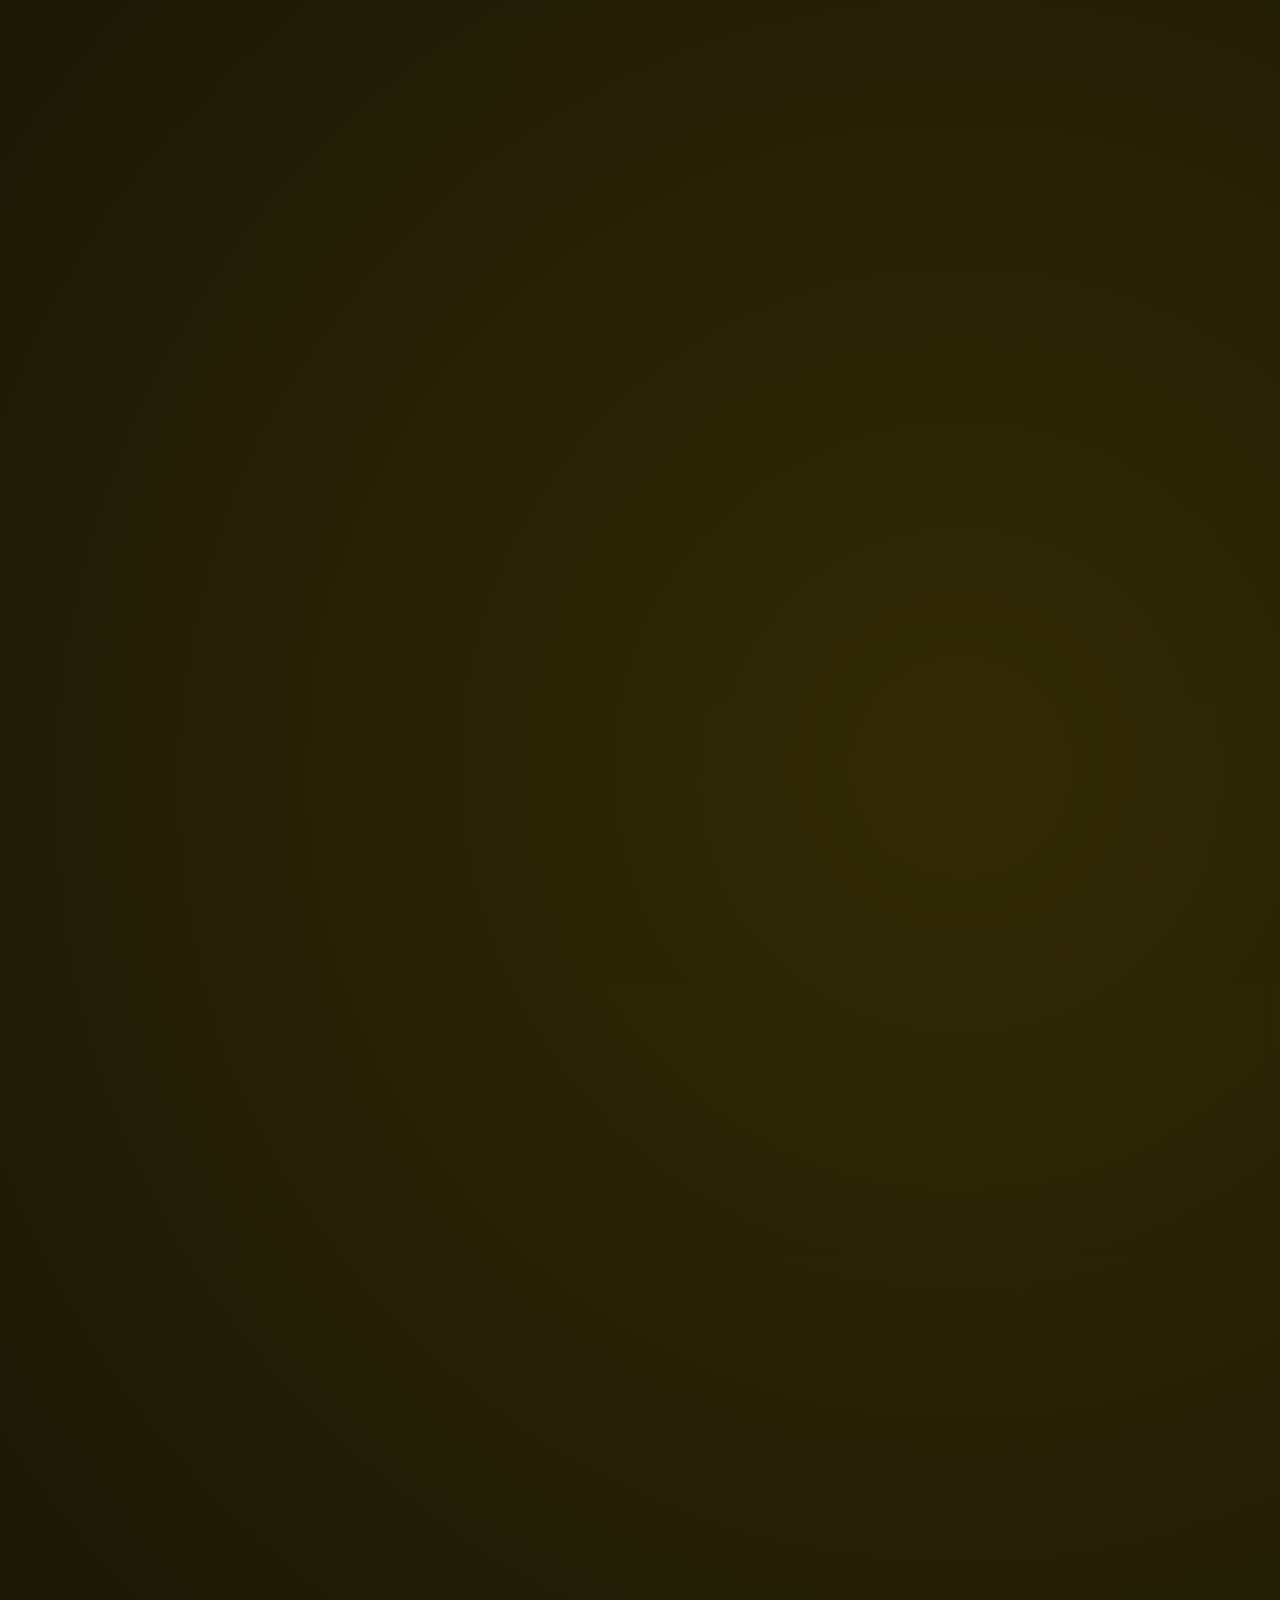
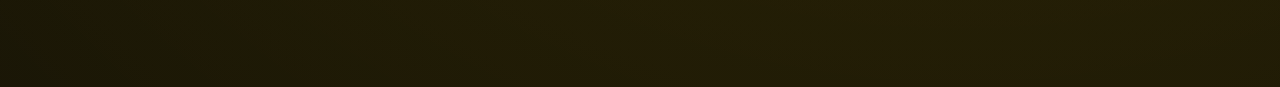
<file: kak-vybrat-chervyachnyj-reduktor/index.html>
<!DOCTYPE html>
<html lang="ru">
<head>
  <meta charset="UTF-8">
  <meta name="viewport" content="width=device-width, initial-scale=1.0">
  <title>Как выбрать червячный редуктор — руководство для предприятий</title>
  <meta name="description" content="Как подобрать червячный редуктор по мощности, оборотам, передаточному числу и нагрузке. Практическое руководство для B2B и производств Казахстана.">
  <link rel="canonical" href="https://dragunovlab.github.io/irwd-063/kak-vybrat-chervyachnyj-reduktor/">
  <meta property="og:type" content="website">
  <meta property="og:title" content="Как выбрать червячный редуктор — руководство для предприятий">
  <meta property="og:description" content="Как подобрать червячный редуктор по мощности, оборотам, передаточному числу и нагрузке. Практическое руководство для B2B и производств Казахстана.">
  <meta property="og:url" content="https://dragunovlab.github.io/irwd-063/kak-vybrat-chervyachnyj-reduktor/">
  <meta property="og:image" content="https://dragunovlab.github.io/irwd-063/assets/irwd-063-hero-banner.png">
  <meta name="twitter:card" content="summary_large_image">
  <link rel="icon" href="../assets/favicon.svg" type="image/svg+xml">
  <link rel="icon" href="../assets/favicon.ico" sizes="any">
  <link rel="icon" href="../assets/favicon-32.png" type="image/png" sizes="32x32">
  <link rel="icon" href="../assets/favicon-16.png" type="image/png" sizes="16x16">
  <link rel="apple-touch-icon" href="../assets/apple-touch-icon.png">
  <link rel="stylesheet" href="../assets/css/style.css">
</head>
<body>
  <div class="topbar"><div class="container topbar-inner"><div class="topbar-meta"><span class="topbar-item">Алматы, ул. Фаворского 21</span><span class="topbar-item">Пн-Пт: 9:00 - 18:00</span><span class="topbar-item"><strong>БЕСПЛАТНАЯ ДОСТАВКА ПО АЛМАТЫ</strong></span></div><div class="topbar-contact"><a class="topbar-item" href="mailto:info@fortuneprom.kz">info@fortuneprom.kz</a><a class="topbar-item" href="tel:+77717428804">+7 771 742 8804</a></div></div></div>
  <header class="site-header"><div class="container header-inner"><a class="logo" href="../"><span class="logo-mark"></span><span class="logo-text"><strong>Fortune</strong><span>PROM</span></span></a><button class="nav-toggle" type="button" aria-expanded="false" data-nav-toggle><span></span></button><nav class="site-nav" data-nav><a href="../">IRWD 063</a><a href="../irwd-075/">IRWD 075</a><a href="../nmrv-063/">NMRV 063</a><a href="../chervyachnye-reduktory/">Червячные редукторы</a><a href="./">Как выбрать</a><a href="../peredatochnye-chisla-reduktorov/">Передаточные числа</a><a href="../reduktory-dlya-konvejera/">Для конвейера</a><a href="../ustrojstvo-chervyachnogo-reduktora/">Устройство</a><a href="../sravnenie-reduktorov/">Сравнение</a></nav><div class="header-actions"><button class="theme-toggle" type="button" aria-pressed="false" data-theme-toggle><span class="theme-toggle-icon" aria-hidden="true"></span><span class="theme-toggle-track" aria-hidden="true"><span class="theme-toggle-thumb"></span></span><span class="theme-toggle-label" data-theme-label>Тёмная тема</span></button></div></div></header>
  <div class="container breadcrumbs"><a href="../">Главная</a> / Как выбрать червячный редуктор</div>
  <section class="page-hero"><div class="container"><div class="panel"><div class="eyebrow">Инструкция для B2B</div><h1>Как выбрать червячный редуктор</h1><p>Практическое руководство для инженеров, снабженцев, заводов и производственных компаний Казахстана: от мощности двигателя и оборотов до передаточного числа, нагрузки и ресурса.</p></div></div></section>
  <section class="section"><div class="container"><div class="content-card seo-content"><h2>С чего начинается подбор</h2><p>Подбор червячного редуктора начинается не с названия модели, а с задачи оборудования. Нужно понять, какой двигатель уже установлен или планируется к установке, сколько у него оборотов, какой крутящий момент нужен на выходе и какой режим эксплуатации будет у линии. Если этих данных нет, покупка редуктора по одному типоразмеру почти всегда несёт риск ошибки. Для предприятий это означает простой, лишние расходы и необходимость повторной закупки.</p><p>На практике B2B-клиенты чаще всего сравнивают <a href="../">IRWD 063</a>, <a href="../irwd-075/">IRWD 075</a> и <a href="../nmrv-063/">NMRV 063</a>. Базовый типоразмер закрывает широкий пласт задач, но при тяжёлой нагрузке, длительном режиме или высоком передаточном числе безопаснее сразу смотреть на усиленную модель. Если речь идёт о транспортирующей линии, дополнительно изучите страницу <a href="../reduktory-dlya-konvejera/">редуктор для конвейера</a>.</p><h2>Какие параметры нужно знать перед покупкой</h2><h3>Мощность двигателя</h3><p>Мощность в кВт определяет базовый уровень нагрузки, с которым будет работать редуктор. Но её нельзя анализировать отдельно. Один и тот же двигатель может вести себя по-разному в зависимости от режима запуска, цикличности и механики узла.</p><h3>Обороты на входе и выходе</h3><p>Если двигатель стандартный, часто речь идёт о 1500 об/мин. Дальше выбирается передаточное число, которое должно дать нужную скорость исполнительного механизма. Для расчётов используйте <a href="../peredatochnye-chisla-reduktorov/">таблицу передаточных чисел редукторов</a>.</p><h3>Тип нагрузки</h3><p>Равномерная, средняя и тяжёлая нагрузка требуют разного запаса. Если механизм запускается рывками, работает с инерцией, тянет ленту, шнек или вязкую среду, запас по типоразмеру критичен.</p><h3>Монтажная схема</h3><p>Нужно проверить фланец, посадку двигателя, диаметр вала, место установки и ограничения по габариту. Запросы вроде IRWD 063 B14 или вал 25 мм как раз возникают на этом этапе.</p><h2>Когда нужен IRWD 063, а когда IRWD 075</h2><p><a href="../">IRWD 063</a> хорош для компактных производственных узлов, упаковки, дозирования, лёгких и средних конвейеров, когда важны цена, размер и гибкость установки. <a href="../irwd-075/">IRWD 075</a> выбирают, когда нагрузка выше, работа длительнее, а риск перегрева или недостатка по моменту становится реальным. Для B2B-клиента переход на более мощный типоразмер часто оказывается выгоднее, чем покупка редуктора без запаса.</p><h2>Почему нельзя выбирать только по цене</h2><p>Запросы irwd 063 цена и червячный редуктор купить коммерчески сильные, но ошибка в подборе обходится дороже любой экономии на старте. Поэтому правильный путь для предприятия — запросить подбор, сверить характеристики, обсудить режим работы и только потом выбирать поставку. Именно такой подход даёт не просто трафик, а реальные лиды и повторные закупки.</p></div></div></section>
  <section class="section"><div class="container"><div class="info-grid"><article class="info-card"><h3>Получить КП</h3><p>Подготовим коммерческое предложение под ваш двигатель, линию и режим работы.</p></article><article class="info-card"><h3>Отправить спецификацию</h3><p>Проверим модель, фланец, вал, передаточное число и совместимость с узлом.</p></article><article class="info-card"><h3>В наличии и под заказ</h3><p>Подбираем складские и проектные позиции под сроки производства.</p></article><article class="info-card"><h3>Доставка по Казахстану</h3><p>Алматы, Астана и регионы, договор, счёт и закрывающие документы.</p></article></div></div></section>
  <section class="section"><div class="container"><h2>FAQ</h2><div class="faq-list"><article class="faq-item"><button class="faq-trigger" type="button">Как подобрать червячный редуктор по мощности?<span class="faq-plus">+</span></button><div class="faq-content"><p>Нужно учитывать мощность двигателя, входные обороты, тип нагрузки, передаточное число и режим работы оборудования.</p></div></article><article class="faq-item"><button class="faq-trigger" type="button">Что означает передаточное число i=60?<span class="faq-plus">+</span></button><div class="faq-content"><p>Это отношение входной скорости к выходной. Чем больше значение, тем ниже выходные обороты и выше тяга при прочих равных.</p></div></article><article class="faq-item"><button class="faq-trigger" type="button">Когда нужен редуктор с фланцем B14?<span class="faq-plus">+</span></button><div class="faq-content"><p>Когда монтажная схема двигателя и оборудования требует соответствующего фланцевого исполнения.</p></div></article><article class="faq-item"><button class="faq-trigger" type="button">Когда лучше выбрать IRWD 075?<span class="faq-plus">+</span></button><div class="faq-content"><p>Когда нагрузка тяжёлая, линия работает долго, а младший типоразмер не даёт нужного запаса по моменту.</p></div></article><article class="faq-item"><button class="faq-trigger" type="button">Можно ли получить подбор через WhatsApp?<span class="faq-plus">+</span></button><div class="faq-content"><p>Да, отправьте параметры двигателя, задачу, город и компанию, и мы подготовим предварительную рекомендацию.</p></div></article></div></div></section>
  <section class="section"><div class="container"><div class="cta-panel"><div class="eyebrow">Подбор под задачу</div><strong>Отправьте параметры двигателя и получите рекомендацию</strong><p class="section-intro">Поможем выбрать между IRWD 063, IRWD 075 и NMRV 063, проверим передаточное число и подготовим КП.</p><div class="hero-actions"><a class="whatsapp-button" href="https://wa.me/77717428804" data-wa-link data-phone="77717428804" data-model="Подбор червячного редуктора" target="_blank" rel="noopener">Запросить оптовую цену</a><a class="secondary-button" href="../">Смотреть IRWD 063</a></div></div></div></section>
  <section class="section"><div class="container"><div class="link-grid"><a href="../"><span>Купить IRWD 063 в Казахстане</span>Фокусная коммерческая страница.</a><a href="../irwd-075/"><span>IRWD 075</span>Усиленное решение под тяжёлую нагрузку.</a><a href="../reduktory-dlya-konvejera/"><span>Редукторы для конвейера</span>Подбор под транспортирующие линии.</a><a href="../peredatochnye-chisla-reduktorov/"><span>Передаточные числа</span>Быстрый доступ к таблице.</a><a href="../ustrojstvo-chervyachnogo-reduktora/"><span>Устройство редуктора</span>Разобраться в конструкции и принципе работы.</a><a href="../sravnenie-reduktorov/"><span>Сравнение редукторов</span>Сопоставление моделей.</a></div></div></section>
  <script type="application/ld+json">{"@context":"https://schema.org","@graph":[{"@type":"Organization","name":"Fortune PROM","url":"https://dragunovlab.github.io/irwd-063/","logo":"https://dragunovlab.github.io/irwd-063/assets/irwd-063-hero-banner.png","email":"info@fortuneprom.kz","telephone":"+7-771-742-88-04","address":{"@type":"PostalAddress","streetAddress":"ул. Фаворского 21","addressLocality":"Алматы","addressCountry":"KZ"}},{"@type":"BreadcrumbList","itemListElement":[{"@type":"ListItem","position":1,"name":"Главная","item":"https://dragunovlab.github.io/irwd-063/"},{"@type":"ListItem","position":2,"name":"Как выбрать червячный редуктор","item":"https://dragunovlab.github.io/irwd-063/kak-vybrat-chervyachnyj-reduktor/"}]},{"@type":"FAQPage","mainEntity":[{"@type":"Question","name":"Как подобрать червячный редуктор по мощности?","acceptedAnswer":{"@type":"Answer","text":"Нужно учитывать мощность двигателя, входные обороты, тип нагрузки, передаточное число и режим работы оборудования."}},{"@type":"Question","name":"Когда лучше выбрать IRWD 075?","acceptedAnswer":{"@type":"Answer","text":"Когда нагрузка тяжёлая, линия работает долго, а младший типоразмер не даёт нужного запаса по моменту."}}]}]}</script>
  <script src="../assets/js/script.js"></script>
</body>
</html>
</file>
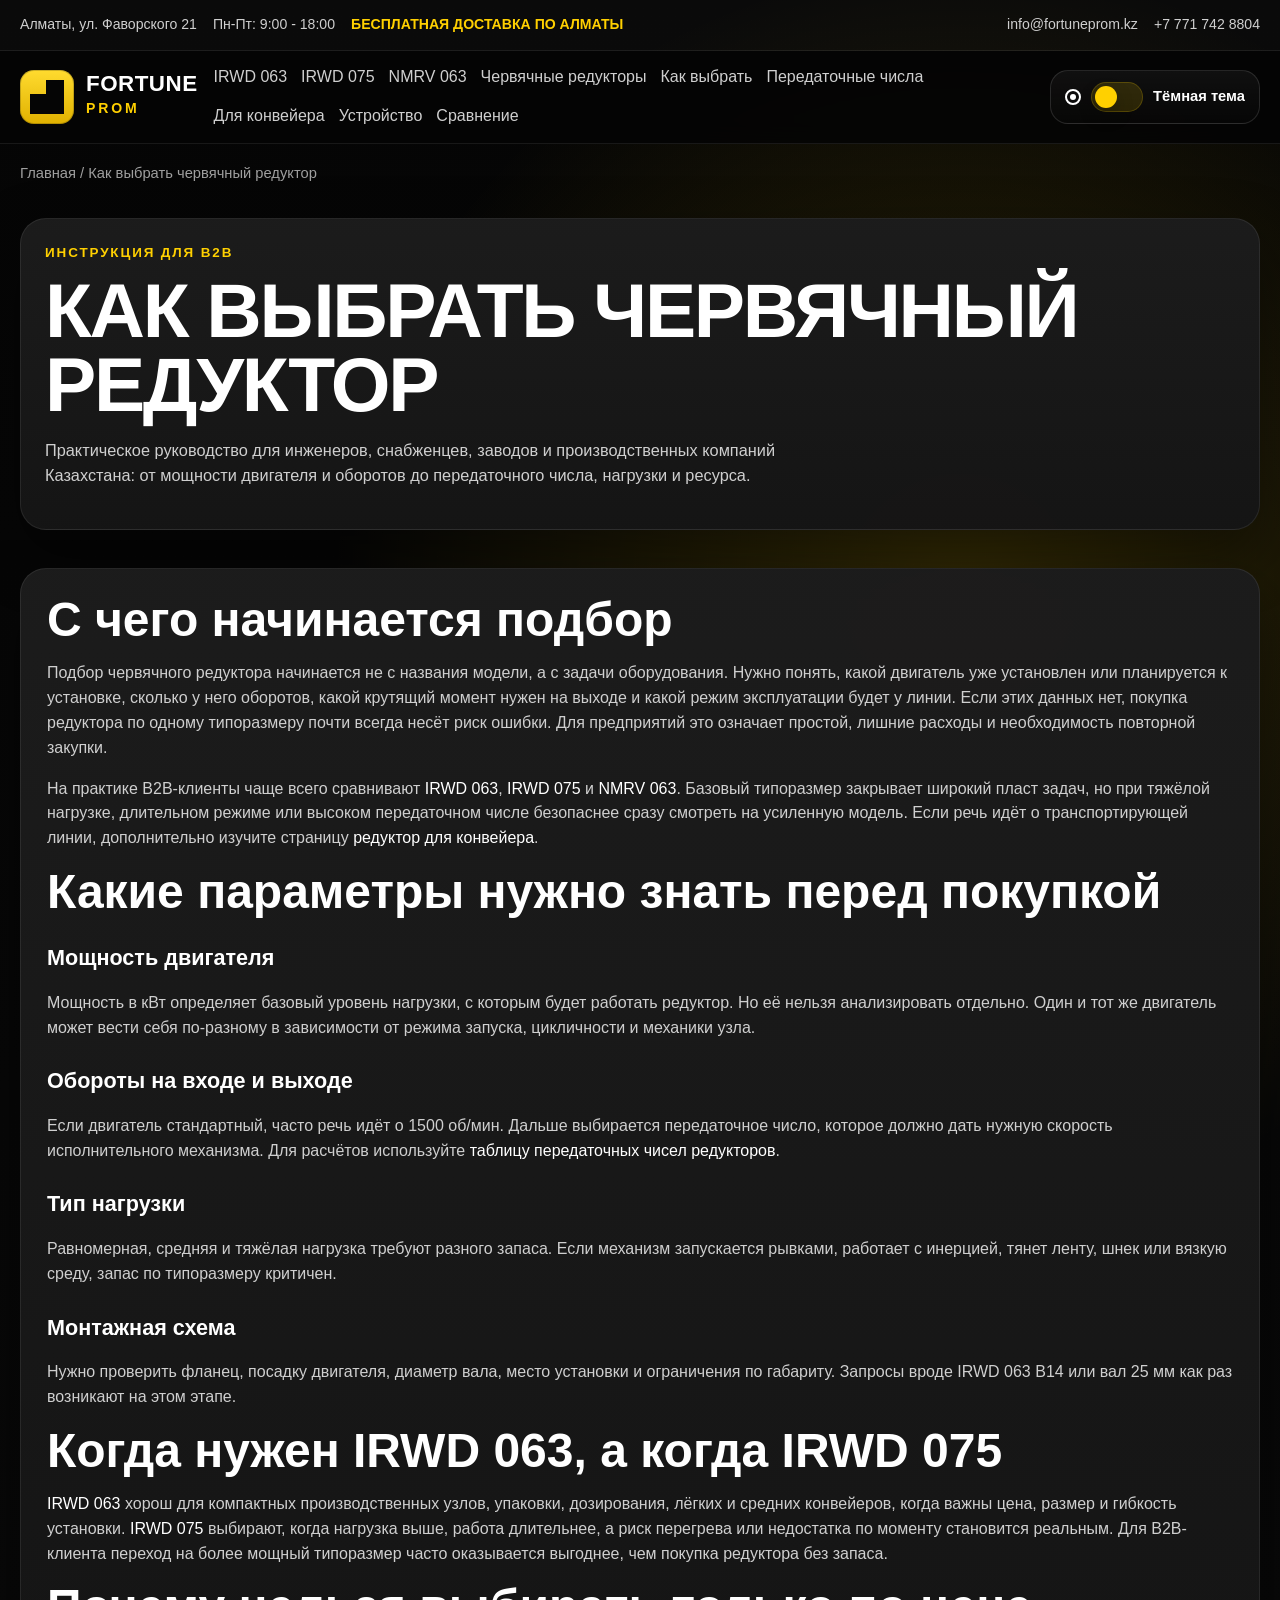
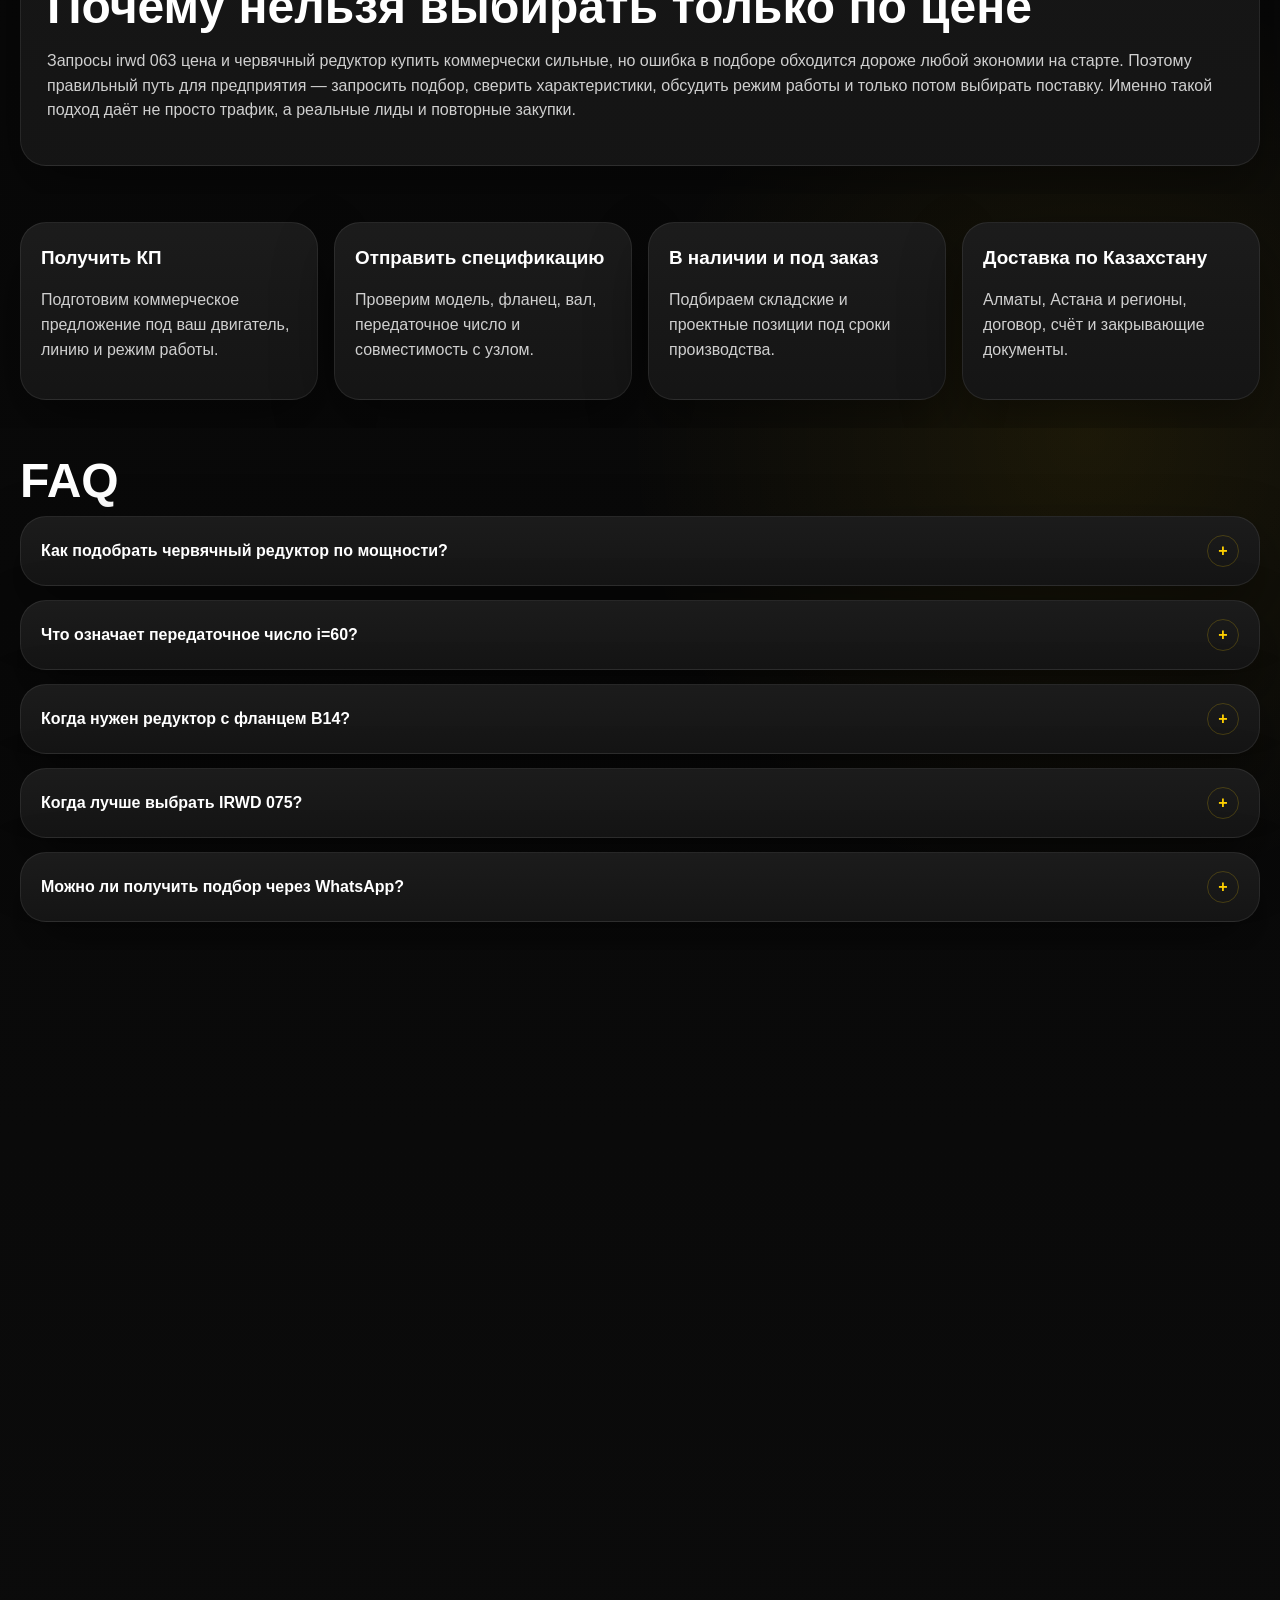
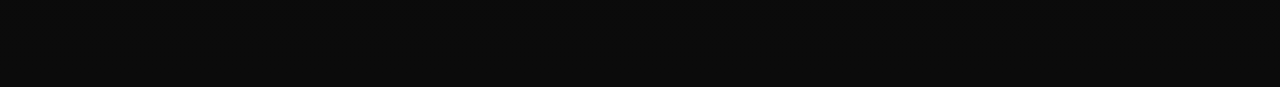
<file: kak-vybrat-reduktor/index.html>
<!DOCTYPE html>
<html lang="ru">
<head>
  <meta charset="UTF-8">
  <meta name="viewport" content="width=device-width, initial-scale=1.0">
  <title>Как выбрать червячный редуктор — руководство для предприятий</title>
  <meta name="description" content="Как подобрать червячный редуктор по мощности, оборотам, передаточному числу и нагрузке. Практическое руководство для B2B и производств Казахстана.">
  <meta name="robots" content="noindex,follow">
  <link rel="canonical" href="https://dragunovlab.github.io/irwd-063/kak-vybrat-chervyachnyj-reduktor/">
  <link rel="icon" href="../assets/favicon.svg" type="image/svg+xml">
  <link rel="icon" href="../assets/favicon.ico" sizes="any">
  <link rel="icon" href="../assets/favicon-32.png" type="image/png" sizes="32x32">
  <link rel="icon" href="../assets/favicon-16.png" type="image/png" sizes="16x16">
  <link rel="apple-touch-icon" href="../assets/apple-touch-icon.png">
  <meta http-equiv="refresh" content="0; url=https://dragunovlab.github.io/irwd-063/kak-vybrat-chervyachnyj-reduktor/">
  <script>
    window.location.replace("https://dragunovlab.github.io/irwd-063/kak-vybrat-chervyachnyj-reduktor/");
  </script>
</head>
<body>
  <p>Перенаправляем на основную страницу: <a href="https://dragunovlab.github.io/irwd-063/kak-vybrat-chervyachnyj-reduktor/">Как выбрать червячный редуктор</a>.</p>
</body>
</html>
</file>
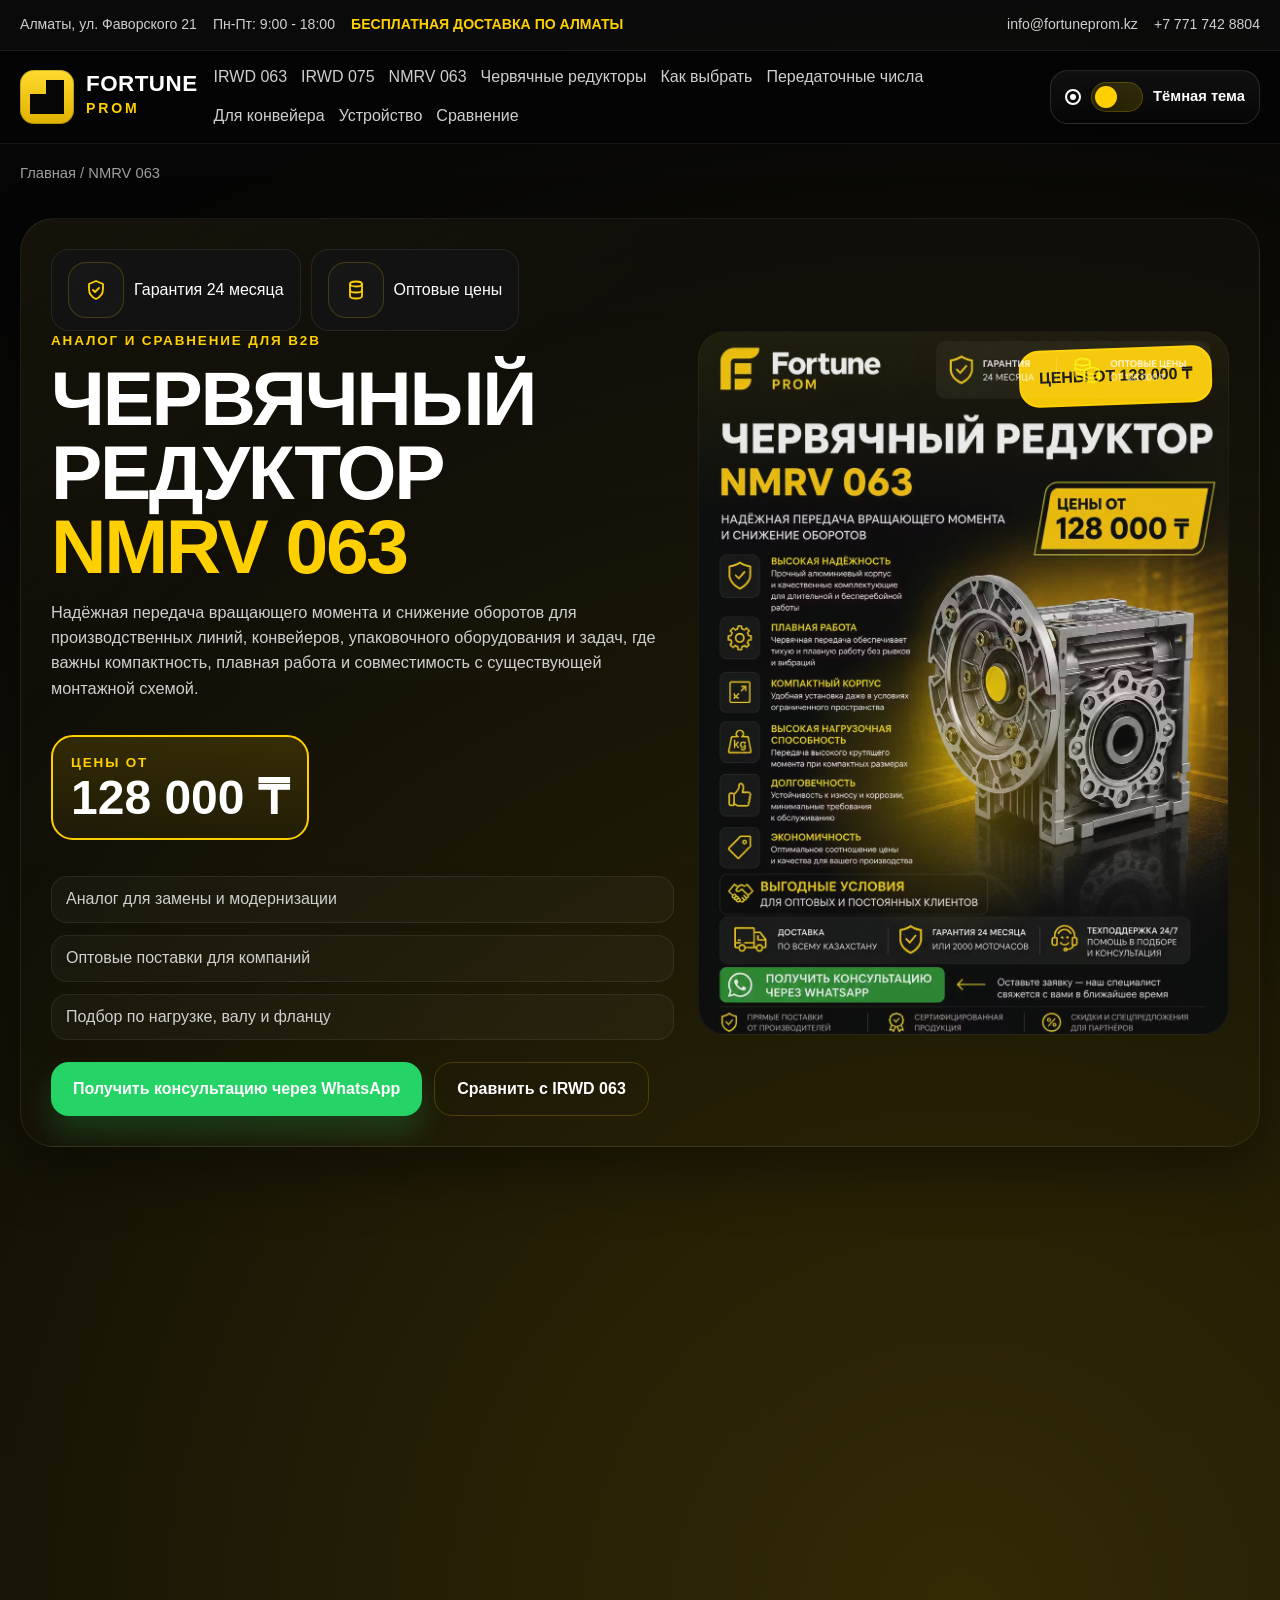
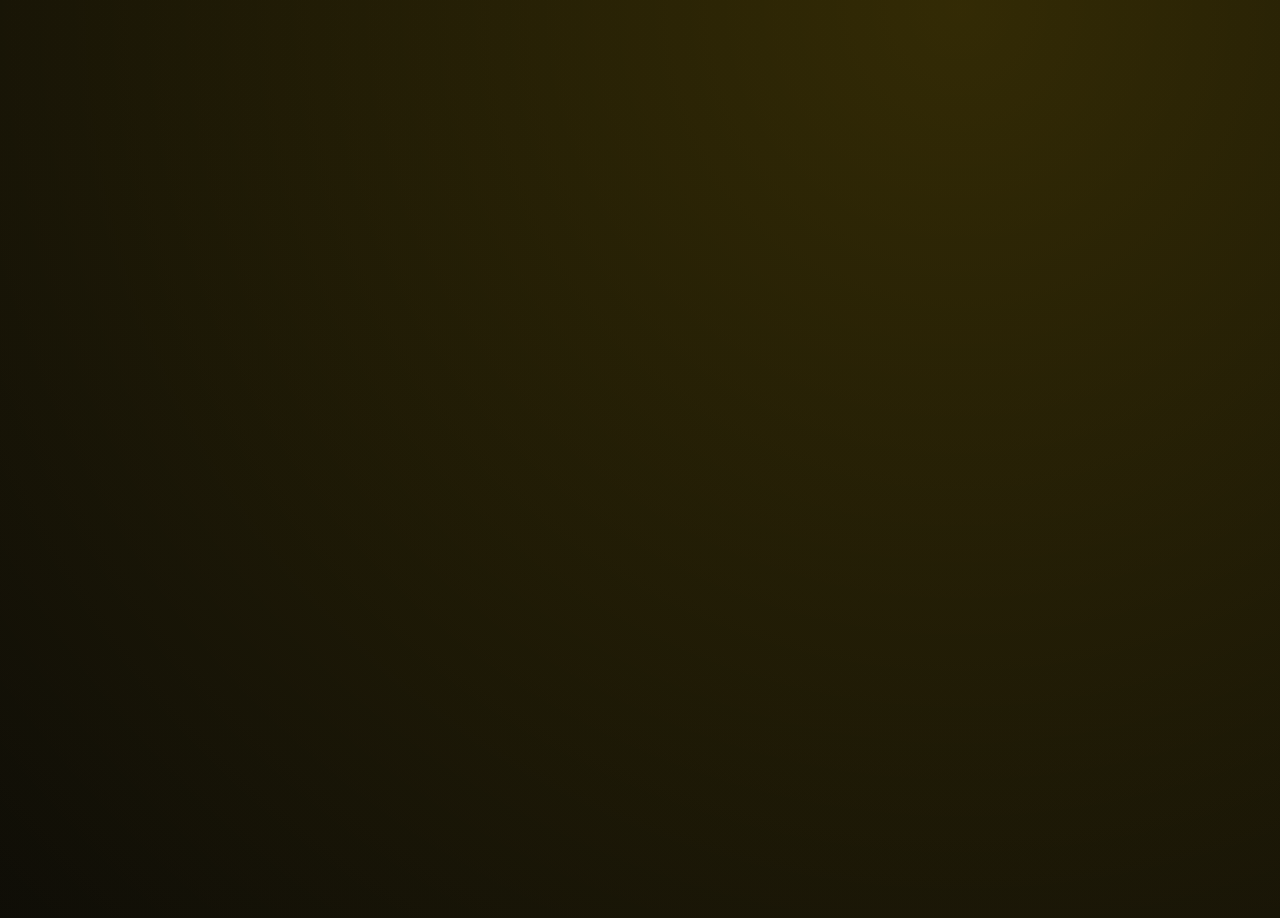
<file: nmrv-063/index.html>
<!DOCTYPE html>
<html lang="ru">
<head>
  <meta charset="UTF-8">
  <meta name="viewport" content="width=device-width, initial-scale=1.0">
  <title>NMRV 063 купить в Казахстане — аналог и сравнение с IRWD 063</title>
  <meta name="description" content="NMRV 063 и его сравнение с IRWD 063: различия по монтажу, подбору и применению на производстве. Поставка по Казахстану.">
  <link rel="canonical" href="https://dragunovlab.github.io/irwd-063/nmrv-063/">
  <meta property="og:type" content="website">
  <meta property="og:title" content="NMRV 063 купить в Казахстане — характеристики и сравнение">
  <meta property="og:description" content="NMRV 063 и его сравнение с IRWD 063: различия по монтажу, подбору и применению на производстве. Поставка по Казахстану.">
  <meta property="og:url" content="https://dragunovlab.github.io/irwd-063/nmrv-063/">
  <meta property="og:image" content="https://dragunovlab.github.io/irwd-063/assets/nmrv-063-hero-banner.png">
  <meta name="twitter:card" content="summary_large_image">
  <link rel="icon" href="../assets/favicon.svg" type="image/svg+xml">
  <link rel="icon" href="../assets/favicon.ico" sizes="any">
  <link rel="icon" href="../assets/favicon-32.png" type="image/png" sizes="32x32">
  <link rel="icon" href="../assets/favicon-16.png" type="image/png" sizes="16x16">
  <link rel="apple-touch-icon" href="../assets/apple-touch-icon.png">
  <link rel="preload" as="image" href="../assets/nmrv-063-hero-banner.avif" type="image/avif">
  <link rel="stylesheet" href="../assets/css/style.css">
</head>
<body>
  <div class="topbar"><div class="container topbar-inner"><div class="topbar-meta"><span class="topbar-item">Алматы, ул. Фаворского 21</span><span class="topbar-item">Пн-Пт: 9:00 - 18:00</span><span class="topbar-item"><strong>БЕСПЛАТНАЯ ДОСТАВКА ПО АЛМАТЫ</strong></span></div><div class="topbar-contact"><a class="topbar-item" href="mailto:info@fortuneprom.kz">info@fortuneprom.kz</a><a class="topbar-item" href="tel:+77717428804">+7 771 742 8804</a></div></div></div>
  <header class="site-header"><div class="container header-inner"><a class="logo" href="../"><span class="logo-mark"></span><span class="logo-text"><strong>Fortune</strong><span>PROM</span></span></a><button class="nav-toggle" type="button" aria-expanded="false" data-nav-toggle><span></span></button><nav class="site-nav" data-nav><a href="../">IRWD 063</a><a href="../irwd-075/">IRWD 075</a><a href="./">NMRV 063</a><a href="../chervyachnye-reduktory/">Червячные редукторы</a><a href="../kak-vybrat-chervyachnyj-reduktor/">Как выбрать</a><a href="../peredatochnye-chisla-reduktorov/">Передаточные числа</a><a href="../reduktory-dlya-konvejera/">Для конвейера</a><a href="../ustrojstvo-chervyachnogo-reduktora/">Устройство</a><a href="../sravnenie-reduktorov/">Сравнение</a></nav><div class="header-actions"><button class="theme-toggle" type="button" aria-pressed="false" data-theme-toggle><span class="theme-toggle-icon" aria-hidden="true"></span><span class="theme-toggle-track" aria-hidden="true"><span class="theme-toggle-thumb"></span></span><span class="theme-toggle-label" data-theme-label>Тёмная тема</span></button></div></div></header>
  <div class="container breadcrumbs"><a href="../">Главная</a> / NMRV 063</div>
  <section class="hero">
    <div class="container hero-shell">
      <div class="hero-grid">
        <div>
          <div class="hero-badges">
            <div class="badge-row">
              <div class="badge"><span class="mini-icon"><svg viewBox="0 0 24 24"><path d="M12 3l7 3v5c0 5-3.3 8.4-7 10-3.7-1.6-7-5-7-10V6l7-3Z"/><path d="m9 12 2 2 4-4"/></svg></span>Гарантия 24 месяца</div>
              <div class="badge"><span class="mini-icon"><svg viewBox="0 0 24 24"><ellipse cx="12" cy="6" rx="6" ry="2.5"/><path d="M6 6v6c0 1.4 2.7 2.5 6 2.5s6-1.1 6-2.5V6"/><path d="M6 12v6c0 1.4 2.7 2.5 6 2.5s6-1.1 6-2.5v-6"/></svg></span>Оптовые цены</div>
            </div>
          </div>
          <div class="eyebrow">Аналог и сравнение для B2B</div>
          <h1>Червячный редуктор <span>NMRV 063</span></h1>
          <p class="hero-subtitle">Надёжная передача вращающего момента и снижение оборотов для производственных линий, конвейеров, упаковочного оборудования и задач, где важны компактность, плавная работа и совместимость с существующей монтажной схемой.</p>
          <div class="price-box">
            <div>
              <div class="eyebrow">Цены от</div>
              <strong>128 000 ₸</strong>
            </div>
          </div>
          <div class="status-list">
            <span>Аналог для замены и модернизации</span>
            <span>Оптовые поставки для компаний</span>
            <span>Подбор по нагрузке, валу и фланцу</span>
          </div>
          <div class="hero-actions">
            <a class="whatsapp-button" href="https://wa.me/77717428804" data-wa-link data-phone="77717428804" data-model="NMRV 063" target="_blank" rel="noopener">Получить консультацию через WhatsApp</a>
            <a class="secondary-button" href="../sravnenie-reduktorov/">Сравнить с IRWD 063</a>
          </div>
        </div>
        <div class="hero-visual">
          <div class="hero-note">Цены от 128 000 ₸</div>
          <picture>
            <source srcset="../assets/nmrv-063-hero-banner.avif" type="image/avif">
            <img src="../assets/nmrv-063-hero-banner.png" alt="Червячный редуктор NMRV 063 Fortune PROM" width="1088" height="1445" loading="eager" fetchpriority="high" decoding="async">
          </picture>
        </div>
      </div>
    </div>
  </section>
  <section class="section"><div class="container"><div class="content-card seo-content"><h2>IRWD 063 или NMRV 063</h2><p>Если ваша компания ищет аналог NMRV 063, нельзя ориентироваться только на название модели. Важно сверять межосевые размеры, тип фланца, посадку двигателя, длину и диаметр вала, а также реальные условия эксплуатации. IRWD 063 часто рассматривают как близкое решение в том же классе, особенно если нужен редуктор 063 в наличии, понятная поставка по Казахстану и подбор под конкретный мотор.</p><p>С инженерной точки зрения выбор между NMRV 063 и IRWD 063 зависит от задачи. Для части объектов критичны монтажные размеры, для других важнее цена, наличие, срок поставки и возможность быстро заменить узел без долгого согласования. Поэтому мы рекомендуем начинать не с каталожного имени, а с анализа двигателя, передаточного числа и нагрузки. Если есть сомнения по запасу, дополнительно сравните <a href="../irwd-075/">IRWD 075</a> и откройте страницу <a href="../sravnenie-reduktorov/">сравнение IRWD 063 и NMRV 063</a>.</p><h3>Когда стоит взять именно IRWD 063</h3><p>Если нужен современный компактный редуктор для производственной задачи, важны оптовые условия, документы и сопровождение поставки, IRWD 063 становится практичным вариантом. Для быстрого подбора полезно также использовать руководство <a href="../kak-vybrat-chervyachnyj-reduktor/">как выбрать червячный редуктор</a>, страницу <a href="../reduktory-dlya-konvejera/">редуктор для конвейера</a> и сверить значения в разделе <a href="../peredatochnye-chisla-reduktorov/">таблица передаточных чисел редукторов</a>.</p><h3>Как компании закупают NMRV 063 без ошибки</h3><p>Правильный путь для B2B-заказчика — не просто искать `nmrv 063 купить`, а сразу сверять характеристики: передаточное число, тип фланца, вал, режим работы, длительность цикла и планируемую нагрузку. Если нужен быстрый коммерческий ответ, лучше отправить спецификацию и получить проверку совместимости, чем ориентироваться только на каталожное имя.</p></div></div></section>
  <section class="section"><div class="container"><h2>FAQ</h2><div class="faq-list"><article class="faq-item"><button class="faq-trigger" type="button">NMRV 063 и IRWD 063 взаимозаменяемы?<span class="faq-plus">+</span></button><div class="faq-content"><p>Не всегда. Нужно сверять монтажные размеры, посадки и условия эксплуатации.</p></div></article><article class="faq-item"><button class="faq-trigger" type="button">Как выбрать аналог NMRV 063?<span class="faq-plus">+</span></button><div class="faq-content"><p>Нужно учитывать двигатель, передаточное число, вал, фланец и нагрузку.</p></div></article><article class="faq-item"><button class="faq-trigger" type="button">Можно ли купить NMRV 063 в Казахстане под заказ?<span class="faq-plus">+</span></button><div class="faq-content"><p>Да, возможна поставка под проект и подбор близкого аналога.</p></div></article></div></div></section>
  <section class="section"><div class="container"><div class="link-grid"><a href="../"><span>Купить IRWD 063 в Казахстане</span>Коммерческая страница с ценой и характеристиками.</a><a href="../sravnenie-reduktorov/"><span>Сравнение IRWD 063 и NMRV 063</span>Переход к детальному сравнению.</a><a href="../kak-vybrat-chervyachnyj-reduktor/"><span>Как выбрать червячный редуктор</span>Пошаговый подход к подбору.</a><a href="../reduktory-dlya-konvejera/"><span>Редуктор для конвейера</span>Сценарии промышленного применения.</a><a href="../chervyachnye-reduktory/"><span>Червячные редукторы для производства</span>Смотреть всю категорию.</a></div></div></section>
  <script type="application/ld+json">{"@context":"https://schema.org","@graph":[{"@type":"Organization","name":"Fortune PROM","url":"https://dragunovlab.github.io/irwd-063/","logo":"https://dragunovlab.github.io/irwd-063/assets/nmrv-063-hero-banner.png","email":"info@fortuneprom.kz","telephone":"+7-771-742-88-04","address":{"@type":"PostalAddress","streetAddress":"ул. Фаворского 21","addressLocality":"Алматы","addressCountry":"KZ"}},{"@type":"Product","name":"NMRV 063","image":"https://dragunovlab.github.io/irwd-063/assets/nmrv-063-hero-banner.png","offers":{"@type":"Offer","priceCurrency":"KZT","url":"https://dragunovlab.github.io/irwd-063/nmrv-063/"}},{"@type":"BreadcrumbList","itemListElement":[{"@type":"ListItem","position":1,"name":"Главная","item":"https://dragunovlab.github.io/irwd-063/"},{"@type":"ListItem","position":2,"name":"NMRV 063","item":"https://dragunovlab.github.io/irwd-063/nmrv-063/"}]},{"@type":"FAQPage","mainEntity":[{"@type":"Question","name":"NMRV 063 и IRWD 063 взаимозаменяемы?","acceptedAnswer":{"@type":"Answer","text":"Не всегда. Нужно сверять монтажные размеры, посадки и условия эксплуатации."}}]}]}</script>
  <script src="../assets/js/script.js"></script>
</body>
</html>
</file>
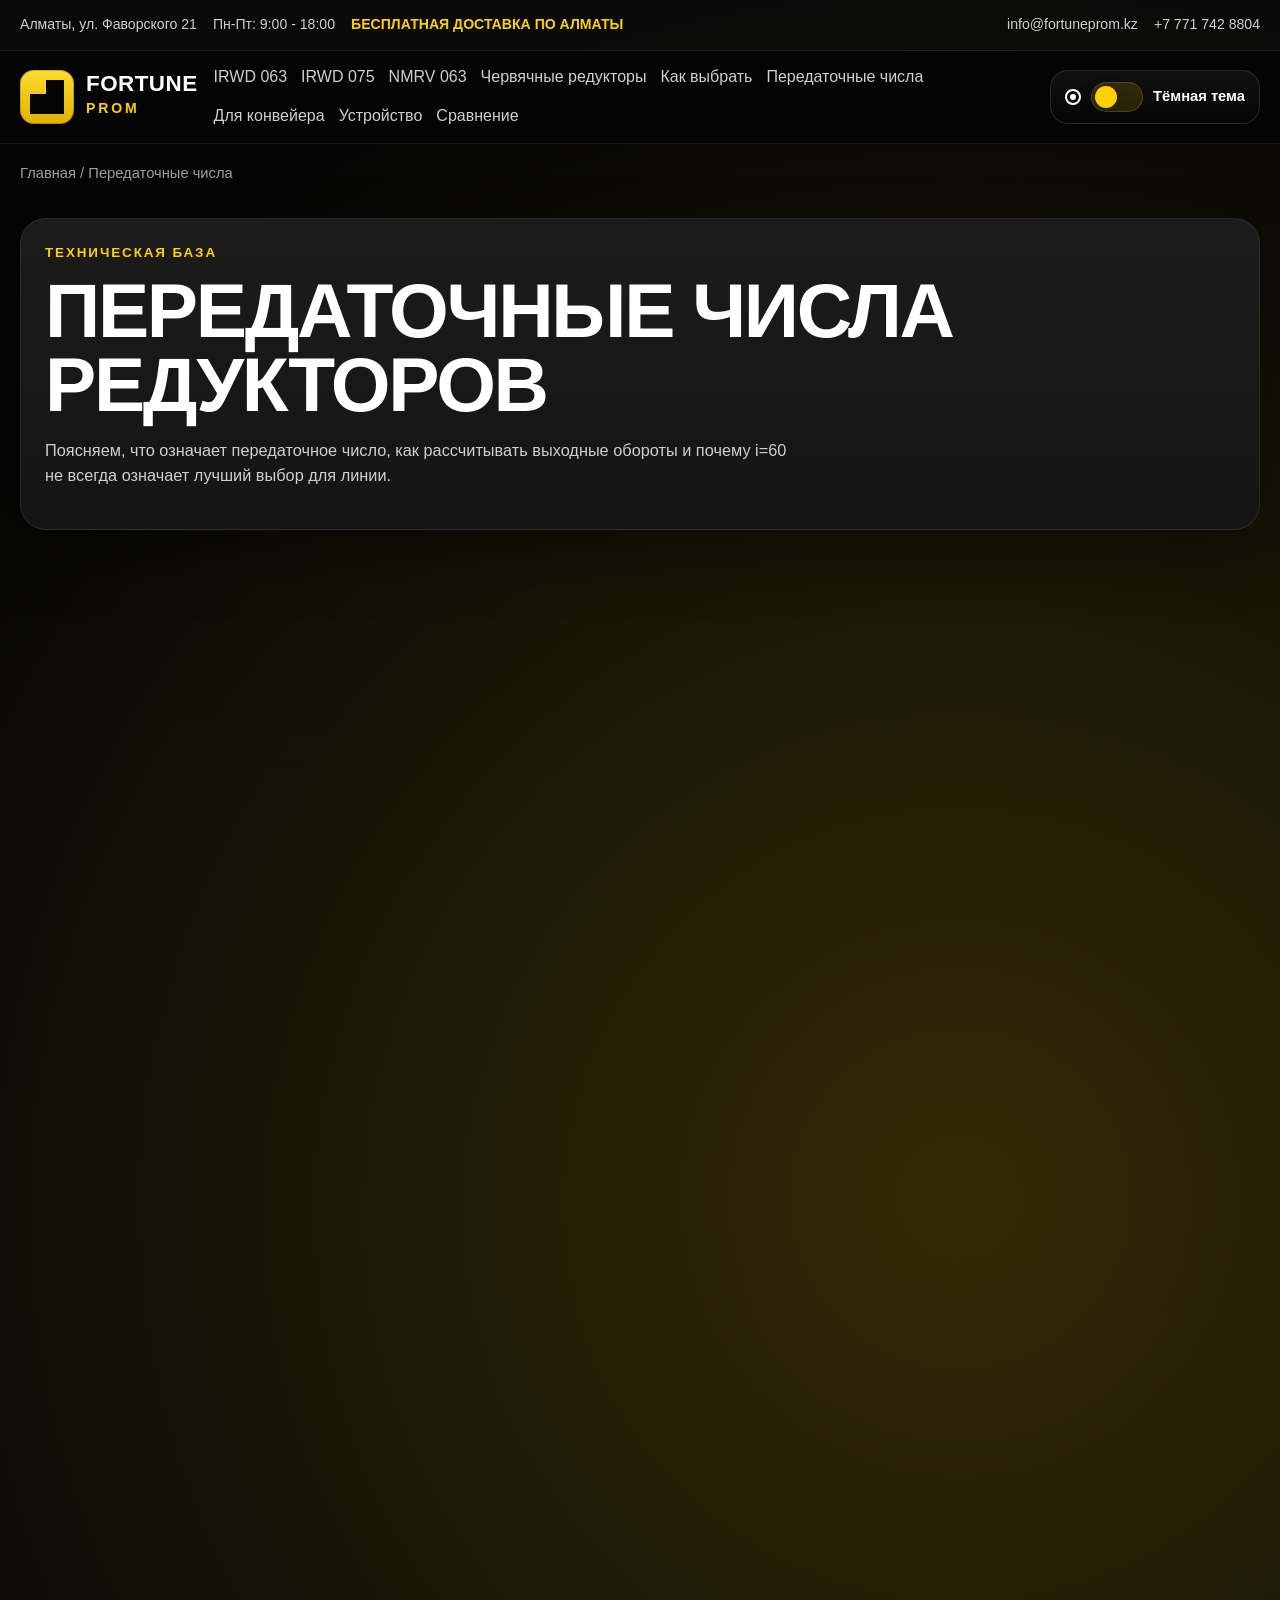
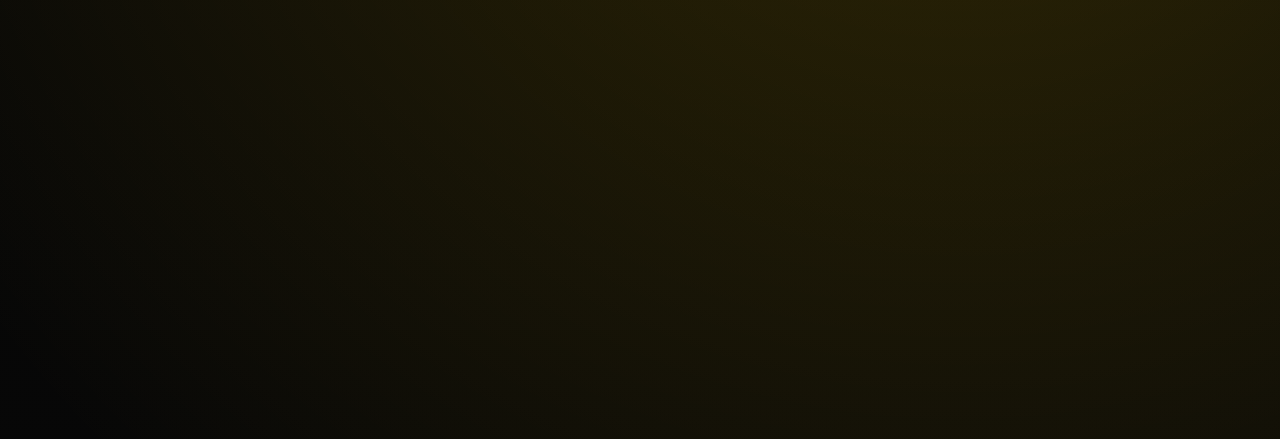
<file: peredatochnye-chisla-reduktorov/index.html>
<!DOCTYPE html>
<html lang="ru">
<head>
  <meta charset="UTF-8">
  <meta name="viewport" content="width=device-width, initial-scale=1.0">
  <title>Передаточные числа редукторов — таблица и объяснение</title>
  <meta name="description" content="Таблица передаточных чисел червячных редукторов и объяснение, как выбрать i=10, i=20, i=40, i=60 для промышленного привода.">
  <link rel="canonical" href="https://dragunovlab.github.io/irwd-063/peredatochnye-chisla-reduktorov/">
  <meta property="og:type" content="website">
  <meta property="og:title" content="Передаточные числа редукторов — таблица и подбор под двигатель">
  <meta property="og:description" content="Таблица передаточных чисел червячных редукторов. Как выбрать i=10, i=20, i=40, i=60 для промышленного привода.">
  <meta property="og:url" content="https://dragunovlab.github.io/irwd-063/peredatochnye-chisla-reduktorov/">
  <meta property="og:image" content="https://dragunovlab.github.io/irwd-063/assets/irwd-063-hero-banner.png">
  <meta name="twitter:card" content="summary_large_image">
  <link rel="icon" href="../assets/favicon.svg" type="image/svg+xml">
  <link rel="icon" href="../assets/favicon.ico" sizes="any">
  <link rel="icon" href="../assets/favicon-32.png" type="image/png" sizes="32x32">
  <link rel="icon" href="../assets/favicon-16.png" type="image/png" sizes="16x16">
  <link rel="apple-touch-icon" href="../assets/apple-touch-icon.png">
  <link rel="stylesheet" href="../assets/css/style.css">
</head>
<body>
  <div class="topbar"><div class="container topbar-inner"><div class="topbar-meta"><span class="topbar-item">Алматы, ул. Фаворского 21</span><span class="topbar-item">Пн-Пт: 9:00 - 18:00</span><span class="topbar-item"><strong>БЕСПЛАТНАЯ ДОСТАВКА ПО АЛМАТЫ</strong></span></div><div class="topbar-contact"><a class="topbar-item" href="mailto:info@fortuneprom.kz">info@fortuneprom.kz</a><a class="topbar-item" href="tel:+77717428804">+7 771 742 8804</a></div></div></div>
  <header class="site-header"><div class="container header-inner"><a class="logo" href="../"><span class="logo-mark"></span><span class="logo-text"><strong>Fortune</strong><span>PROM</span></span></a><button class="nav-toggle" type="button" aria-expanded="false" data-nav-toggle><span></span></button><nav class="site-nav" data-nav><a href="../">IRWD 063</a><a href="../irwd-075/">IRWD 075</a><a href="../nmrv-063/">NMRV 063</a><a href="../chervyachnye-reduktory/">Червячные редукторы</a><a href="../kak-vybrat-chervyachnyj-reduktor/">Как выбрать</a><a href="./">Передаточные числа</a><a href="../reduktory-dlya-konvejera/">Для конвейера</a><a href="../ustrojstvo-chervyachnogo-reduktora/">Устройство</a><a href="../sravnenie-reduktorov/">Сравнение</a></nav><div class="header-actions"><button class="theme-toggle" type="button" aria-pressed="false" data-theme-toggle><span class="theme-toggle-icon" aria-hidden="true"></span><span class="theme-toggle-track" aria-hidden="true"><span class="theme-toggle-thumb"></span></span><span class="theme-toggle-label" data-theme-label>Тёмная тема</span></button></div></div></header>
  <div class="container breadcrumbs"><a href="../">Главная</a> / Передаточные числа</div>
  <section class="page-hero"><div class="container"><div class="panel"><div class="eyebrow">Техническая база</div><h1>Передаточные числа редукторов</h1><p>Поясняем, что означает передаточное число, как рассчитывать выходные обороты и почему i=60 не всегда означает лучший выбор для линии.</p></div></div></section>
  <section class="section"><div class="container"><div class="table-wrap"><table><thead><tr><th>i</th><th>При 1500 об/мин на входе</th><th>Где применяют</th></tr></thead><tbody><tr><td>10</td><td>~150 об/мин</td><td>Более быстрые механизмы и подача</td></tr><tr><td>20</td><td>~75 об/мин</td><td>Универсальные производственные узлы</td></tr><tr><td>30</td><td>~50 об/мин</td><td>Конвейеры, шнеки, дозирование</td></tr><tr><td>40</td><td>~37.5 об/мин</td><td>Плавные приводы со средней нагрузкой</td></tr><tr><td>50</td><td>~30 об/мин</td><td>Медленные линии, стабильная тяга</td></tr><tr><td>60</td><td>~25 об/мин</td><td>Высокое понижение скорости, тяжёлые режимы</td></tr></tbody></table></div><div class="content-card seo-content"><h2>Как использовать таблицу</h2><p>Передаточное число показывает, насколько редуктор понижает скорость. Но для правильного выбора нужно учитывать не только выходные обороты, но и момент, режим работы и реальную нагрузку. Например, запрос <a href="../">IRWD 063 i 60</a> часто встречается на объектах, где требуется низкая скорость и хорошая тяга. Однако если нагрузка тяжёлая и линия работает постоянно, может понадобиться переход на <a href="../irwd-075/">IRWD 075</a>.</p><p>Чтобы не ошибиться, сочетайте таблицу с практическим руководством <a href="../kak-vybrat-chervyachnyj-reduktor/">как выбрать редуктор</a>, страницей <a href="../reduktory-dlya-konvejera/">редуктор для конвейера</a> и сравните варианты на странице <a href="../sravnenie-reduktorov/">сравнение редукторов</a>. Для быстрых проектов можно также посмотреть, как соотносится <a href="../nmrv-063/">NMRV 063</a> с фокусной моделью IRWD 063.</p><h3>Почему i=60 не всегда лучший выбор</h3><p>Высокое передаточное число удобно для медленных приводов, но оно не отменяет проверку по нагрузке, температурному режиму и ресурсу. Если линия работает постоянно или с тяжёлыми пусками, одной таблицы мало: нужен полный подбор под двигатель и фактический режим эксплуатации.</p></div></div></section>
  <section class="section"><div class="container"><h2>FAQ</h2><div class="faq-list"><article class="faq-item"><button class="faq-trigger" type="button">Что означает передаточное число?<span class="faq-plus">+</span></button><div class="faq-content"><p>Это отношение входной скорости к выходной скорости редуктора.</p></div></article><article class="faq-item"><button class="faq-trigger" type="button">Какое число выбрать для конвейера?<span class="faq-plus">+</span></button><div class="faq-content"><p>Зависит от требуемой скорости ленты и нагрузки, часто рассматривают диапазон i=20-60.</p></div></article><article class="faq-item"><button class="faq-trigger" type="button">Почему нельзя выбирать только по i?<span class="faq-plus">+</span></button><div class="faq-content"><p>Потому что нужно учитывать момент, запас по нагрузке и режим работы.</p></div></article></div></div></section>
  <section class="section"><div class="container"><div class="link-grid"><a href="../"><span>Редуктор 063 цена Казахстан</span>Основная страница по фокусной модели.</a><a href="../kak-vybrat-chervyachnyj-reduktor/"><span>Как выбрать червячный редуктор</span>Инструкция по подбору.</a><a href="../reduktory-dlya-konvejera/"><span>Редуктор для конвейера</span>Отдельная прикладная страница.</a><a href="../irwd-075/"><span>IRWD 075</span>Переход к усиленной модели.</a><a href="../chervyachnye-reduktory/"><span>Червячные редукторы для производства</span>Вся категория.</a></div></div></section>
  <script type="application/ld+json">{"@context":"https://schema.org","@graph":[{"@type":"Organization","name":"Fortune PROM","url":"https://dragunovlab.github.io/irwd-063/","logo":"https://dragunovlab.github.io/irwd-063/assets/irwd-063-hero-banner.png","email":"info@fortuneprom.kz","telephone":"+7-771-742-88-04","address":{"@type":"PostalAddress","streetAddress":"ул. Фаворского 21","addressLocality":"Алматы","addressCountry":"KZ"}},{"@type":"BreadcrumbList","itemListElement":[{"@type":"ListItem","position":1,"name":"Главная","item":"https://dragunovlab.github.io/irwd-063/"},{"@type":"ListItem","position":2,"name":"Передаточные числа","item":"https://dragunovlab.github.io/irwd-063/peredatochnye-chisla-reduktorov/"}]},{"@type":"FAQPage","mainEntity":[{"@type":"Question","name":"Что означает передаточное число?","acceptedAnswer":{"@type":"Answer","text":"Это отношение входной скорости к выходной скорости редуктора."}}]}]}</script>
  <script src="../assets/js/script.js"></script>
</body>
</html>
</file>
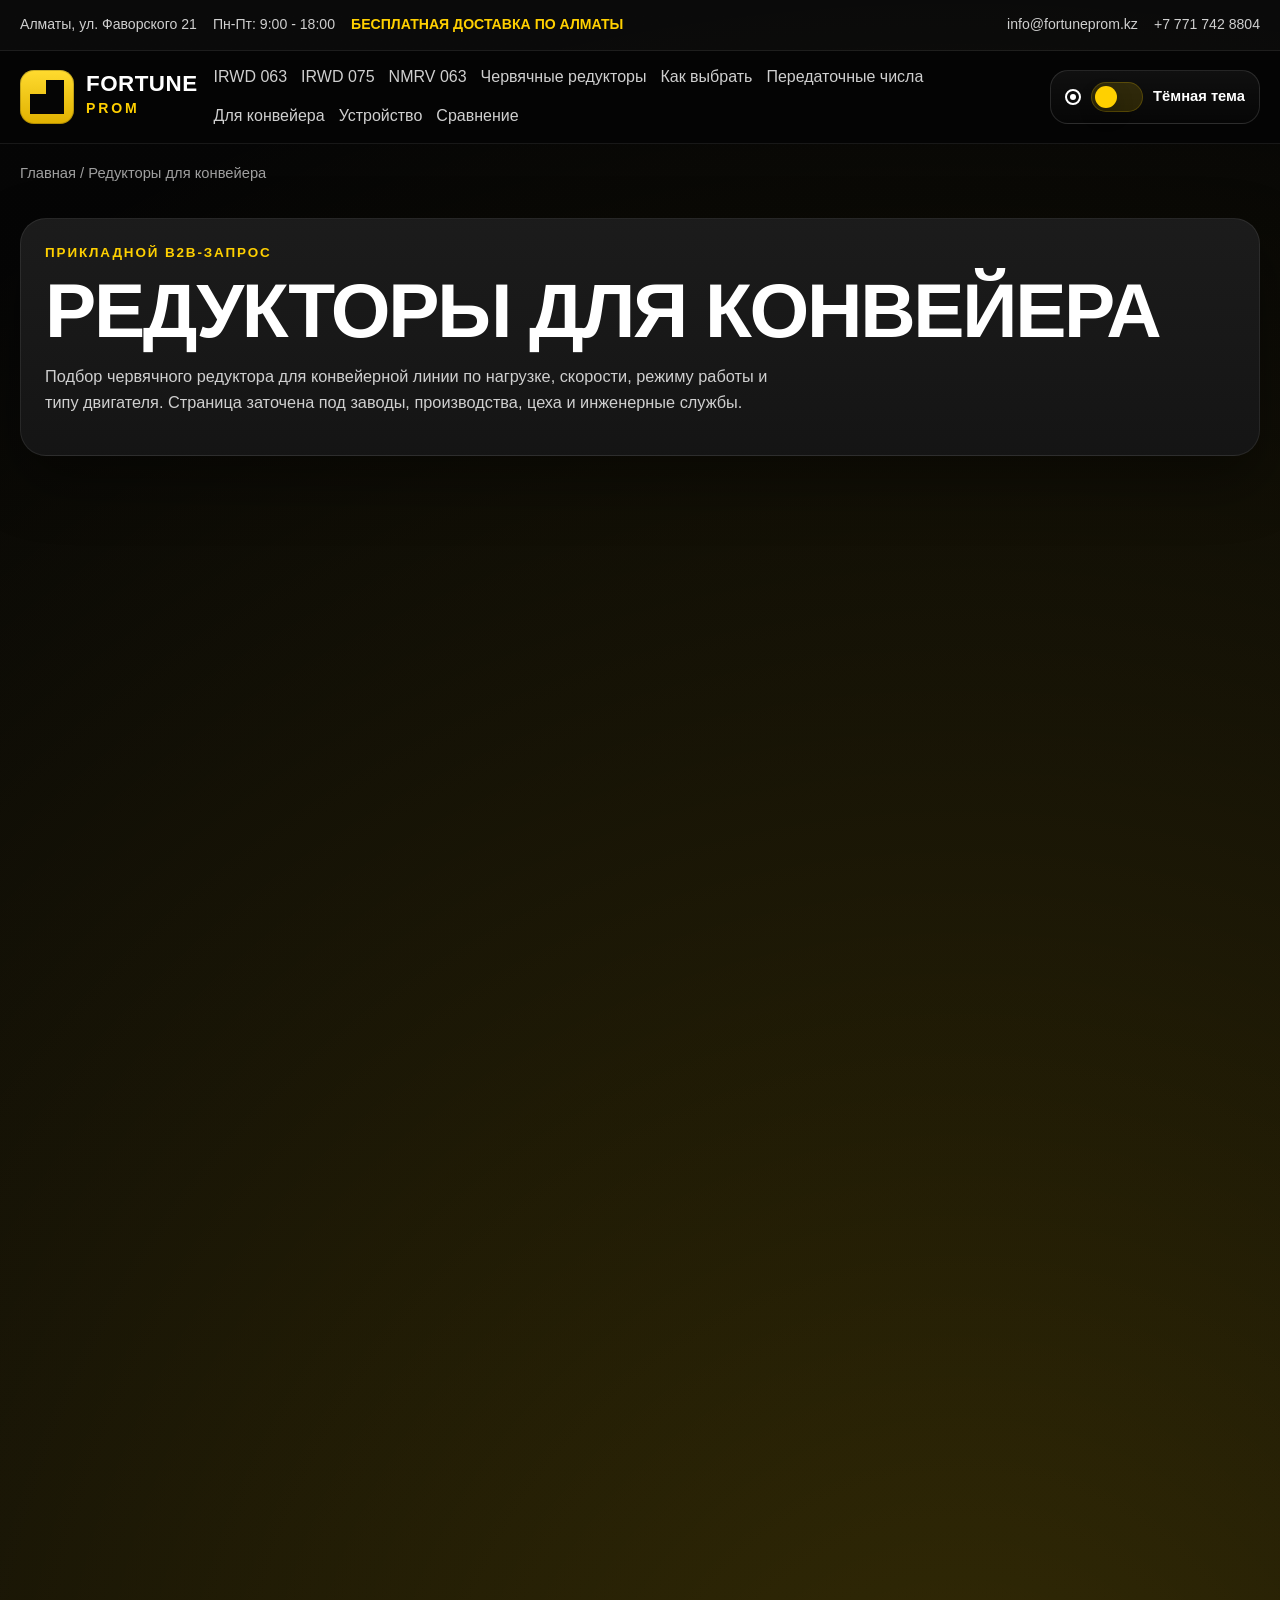
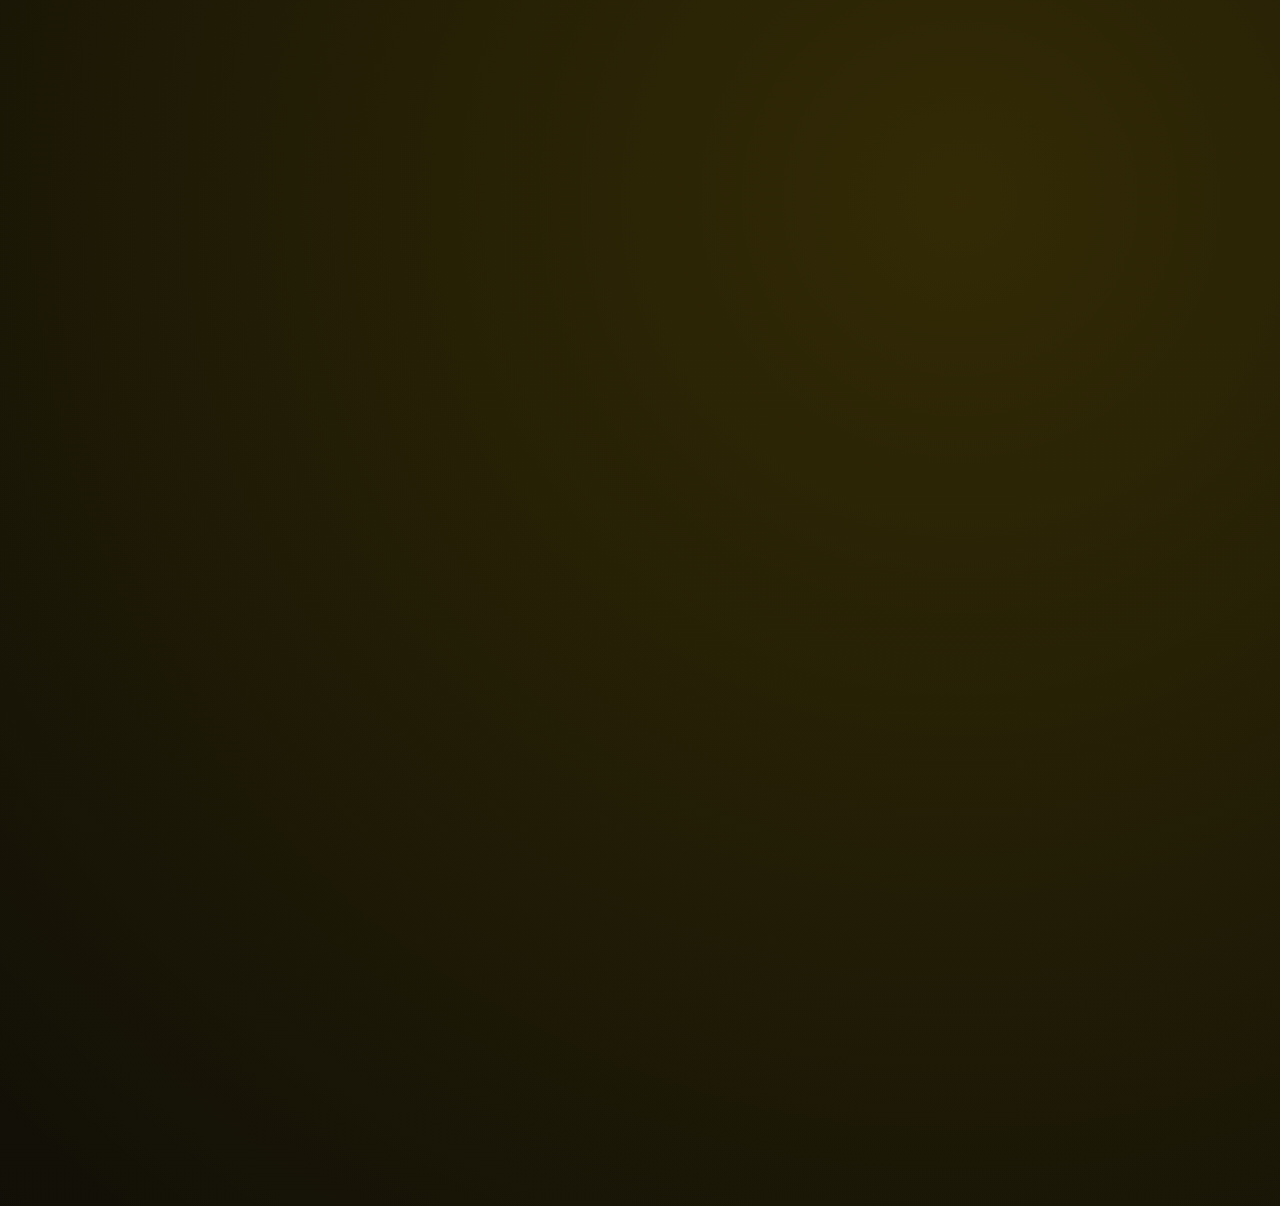
<file: reduktory-dlya-konvejera/index.html>
<!DOCTYPE html>
<html lang="ru">
<head>
  <meta charset="UTF-8">
  <meta name="viewport" content="width=device-width, initial-scale=1.0">
  <title>Редуктор для конвейера купить в Казахстане — подбор под линию</title>
  <meta name="description" content="Подбор редуктора для конвейера по нагрузке, скорости и режиму работы. Решения для заводов, производств и складских линий Казахстана.">
  <link rel="canonical" href="https://dragunovlab.github.io/irwd-063/reduktory-dlya-konvejera/">
  <meta property="og:type" content="website">
  <meta property="og:title" content="Редуктор для конвейера купить в Казахстане — подбор под линию">
  <meta property="og:description" content="Подбор редуктора для конвейера по нагрузке, скорости и режиму работы. Решения для заводов, производств и складских линий Казахстана.">
  <meta property="og:url" content="https://dragunovlab.github.io/irwd-063/reduktory-dlya-konvejera/">
  <meta property="og:image" content="https://dragunovlab.github.io/irwd-063/assets/irwd-075-hero-banner.png">
  <meta name="twitter:card" content="summary_large_image">
  <link rel="icon" href="../assets/favicon.svg" type="image/svg+xml">
  <link rel="icon" href="../assets/favicon.ico" sizes="any">
  <link rel="icon" href="../assets/favicon-32.png" type="image/png" sizes="32x32">
  <link rel="icon" href="../assets/favicon-16.png" type="image/png" sizes="16x16">
  <link rel="apple-touch-icon" href="../assets/apple-touch-icon.png">
  <link rel="stylesheet" href="../assets/css/style.css">
</head>
<body>
  <div class="topbar"><div class="container topbar-inner"><div class="topbar-meta"><span class="topbar-item">Алматы, ул. Фаворского 21</span><span class="topbar-item">Пн-Пт: 9:00 - 18:00</span><span class="topbar-item"><strong>БЕСПЛАТНАЯ ДОСТАВКА ПО АЛМАТЫ</strong></span></div><div class="topbar-contact"><a class="topbar-item" href="mailto:info@fortuneprom.kz">info@fortuneprom.kz</a><a class="topbar-item" href="tel:+77717428804">+7 771 742 8804</a></div></div></div>
  <header class="site-header"><div class="container header-inner"><a class="logo" href="../"><span class="logo-mark"></span><span class="logo-text"><strong>Fortune</strong><span>PROM</span></span></a><button class="nav-toggle" type="button" aria-expanded="false" data-nav-toggle><span></span></button><nav class="site-nav" data-nav><a href="../">IRWD 063</a><a href="../irwd-075/">IRWD 075</a><a href="../nmrv-063/">NMRV 063</a><a href="../chervyachnye-reduktory/">Червячные редукторы</a><a href="../kak-vybrat-chervyachnyj-reduktor/">Как выбрать</a><a href="../peredatochnye-chisla-reduktorov/">Передаточные числа</a><a href="./">Для конвейера</a><a href="../ustrojstvo-chervyachnogo-reduktora/">Устройство</a><a href="../sravnenie-reduktorov/">Сравнение</a></nav><div class="header-actions"><button class="theme-toggle" type="button" aria-pressed="false" data-theme-toggle><span class="theme-toggle-icon" aria-hidden="true"></span><span class="theme-toggle-track" aria-hidden="true"><span class="theme-toggle-thumb"></span></span><span class="theme-toggle-label" data-theme-label>Тёмная тема</span></button></div></div></header>
  <div class="container breadcrumbs"><a href="../">Главная</a> / Редукторы для конвейера</div>
  <section class="page-hero"><div class="container"><div class="panel"><div class="eyebrow">Прикладной B2B-запрос</div><h1>Редукторы для конвейера</h1><p>Подбор червячного редуктора для конвейерной линии по нагрузке, скорости, режиму работы и типу двигателя. Страница заточена под заводы, производства, цеха и инженерные службы.</p></div></div></section>
  <section class="section"><div class="container"><div class="content-card seo-content"><h2>Какой редуктор нужен для конвейера</h2><p>Конвейерный привод нельзя подбирать только по размеру корпуса. Важно понимать, какая масса перемещается, какая скорость нужна на ленте, как часто происходят пуски, есть ли удары по нагрузке и сколько часов в сутки работает линия. Именно поэтому запрос редуктор для конвейера купить почти всегда должен завершаться техническим подбором, а не слепой покупкой каталожной позиции.</p><p>Для лёгких и средних линий часто подходит <a href="../">IRWD 063</a>. Если нагрузка выше, транспортер длиннее, работа идёт в непрерывном режиме или нужен запас по моменту, лучше смотреть на <a href="../irwd-075/">IRWD 075</a>. Если важна замена существующего узла с близкими монтажными размерами, иногда рассматривают <a href="../nmrv-063/">NMRV 063</a> как аналог. Для понимания базовой логики полезно открыть страницу <a href="../kak-vybrat-chervyachnyj-reduktor/">как выбрать червячный редуктор</a>.</p><h2>Какие параметры важны при подборе</h2><h3>Мощность двигателя и скорость</h3><p>Если двигатель стандартный на 1500 об/мин, далее нужно выбрать передаточное число, которое даст нужную скорость движения ленты. Здесь помогает <a href="../peredatochnye-chisla-reduktorov/">таблица передаточных чисел редукторов</a>.</p><h3>Нагрузка и пусковой момент</h3><p>Многие конвейеры испытывают кратковременные пики в момент старта. Если этого не учитывать, младший редуктор может работать на пределе, что снижает ресурс.</p><h3>Режим 24/7 или сменный график</h3><p>Для непрерывного режима лучше закладывать больший запас. B2B-клиенту выгоднее сразу взять типоразмер с нормальным резервом, чем потом останавливать линию.</p><h2>Почему конвейерная страница даёт быстрые лиды</h2><p>Этот интент близок к реальной закупке. Пользователь уже понимает задачу и ищет не общую информацию, а решение под конкретное оборудование. Поэтому на таких страницах особенно хорошо работают CTA: запросить оптовую цену, получить КП, отправить спецификацию и связаться через WhatsApp.</p></div></div></section>
  <section class="section"><div class="container"><div class="info-grid"><article class="info-card"><h3>В наличии и под заказ</h3><p>Подбираем решения под новые линии и модернизацию действующих конвейеров.</p></article><article class="info-card"><h3>Доставка по Казахстану</h3><p>Алматы, Астана и регионы, договор, счёт и закрывающие документы.</p></article><article class="info-card"><h3>Получить КП</h3><p>Соберём коммерческое предложение под линию, режим и сроки запуска.</p></article><article class="info-card"><h3>Отправить спецификацию</h3><p>Проверим двигатель, передаточное число, фланец и запас по моменту.</p></article></div></div></section>
  <section class="section"><div class="container"><h2>FAQ</h2><div class="faq-list"><article class="faq-item"><button class="faq-trigger" type="button">Какой редуктор подходит для конвейера?<span class="faq-plus">+</span></button><div class="faq-content"><p>Это зависит от мощности двигателя, требуемой скорости, длины линии, нагрузки и режима эксплуатации.</p></div></article><article class="faq-item"><button class="faq-trigger" type="button">Что лучше для конвейера: IRWD 063 или IRWD 075?<span class="faq-plus">+</span></button><div class="faq-content"><p>IRWD 063 подходит для части лёгких и средних задач, IRWD 075 лучше брать при тяжёлой или длительной нагрузке.</p></div></article><article class="faq-item"><button class="faq-trigger" type="button">Можно ли подобрать редуктор под существующий электродвигатель?<span class="faq-plus">+</span></button><div class="faq-content"><p>Да, если есть данные по мощности, оборотам, монтажной схеме и требуемой скорости линии.</p></div></article><article class="faq-item"><button class="faq-trigger" type="button">Поставляете ли редукторы для конвейеров по Казахстану?<span class="faq-plus">+</span></button><div class="faq-content"><p>Да, работаем по Алматы, Астане и регионам, сопровождаем поставку документально.</p></div></article></div></div></section>
  <section class="section"><div class="container"><div class="cta-panel"><div class="eyebrow">Подбор под линию</div><strong>Получите рекомендацию по редуктору для конвейера</strong><p class="section-intro">Отправьте параметры двигателя, скорость линии, тип нагрузки и город поставки. Подскажем, подходит ли IRWD 063, нужен ли IRWD 075 или стоит рассмотреть аналог.</p><div class="hero-actions"><a class="whatsapp-button" href="https://wa.me/77717428804" data-wa-link data-phone="77717428804" data-model="Редуктор для конвейера" target="_blank" rel="noopener">Запросить оптовую цену</a><a class="secondary-button" href="../irwd-075/">Смотреть IRWD 075</a></div></div></div></section>
  <section class="section"><div class="container"><div class="link-grid"><a href="../"><span>IRWD 063</span>Коммерческая страница по базовой модели.</a><a href="../irwd-075/"><span>IRWD 075</span>Решение для более тяжёлой линии.</a><a href="../kak-vybrat-chervyachnyj-reduktor/"><span>Как выбрать червячный редуктор</span>Общая логика инженерного подбора.</a><a href="../peredatochnye-chisla-reduktorov/"><span>Передаточные числа</span>Подобрать скорость и тягу.</a><a href="../chervyachnye-reduktory/"><span>Червячные редукторы</span>Открыть всю категорию.</a><a href="../sravnenie-reduktorov/"><span>Сравнение редукторов</span>Сопоставить модели и аналоги.</a></div></div></section>
  <script type="application/ld+json">{"@context":"https://schema.org","@graph":[{"@type":"Organization","name":"Fortune PROM","url":"https://dragunovlab.github.io/irwd-063/","logo":"https://dragunovlab.github.io/irwd-063/assets/irwd-075-hero-banner.png","email":"info@fortuneprom.kz","telephone":"+7-771-742-88-04","address":{"@type":"PostalAddress","streetAddress":"ул. Фаворского 21","addressLocality":"Алматы","addressCountry":"KZ"}},{"@type":"BreadcrumbList","itemListElement":[{"@type":"ListItem","position":1,"name":"Главная","item":"https://dragunovlab.github.io/irwd-063/"},{"@type":"ListItem","position":2,"name":"Редукторы для конвейера","item":"https://dragunovlab.github.io/irwd-063/reduktory-dlya-konvejera/"}]},{"@type":"FAQPage","mainEntity":[{"@type":"Question","name":"Какой редуктор подходит для конвейера?","acceptedAnswer":{"@type":"Answer","text":"Это зависит от мощности двигателя, требуемой скорости, длины линии, нагрузки и режима эксплуатации."}},{"@type":"Question","name":"Что лучше для конвейера: IRWD 063 или IRWD 075?","acceptedAnswer":{"@type":"Answer","text":"IRWD 063 подходит для части лёгких и средних задач, IRWD 075 лучше брать при тяжёлой или длительной нагрузке."}}]}]}</script>
  <script src="../assets/js/script.js"></script>
</body>
</html>
</file>
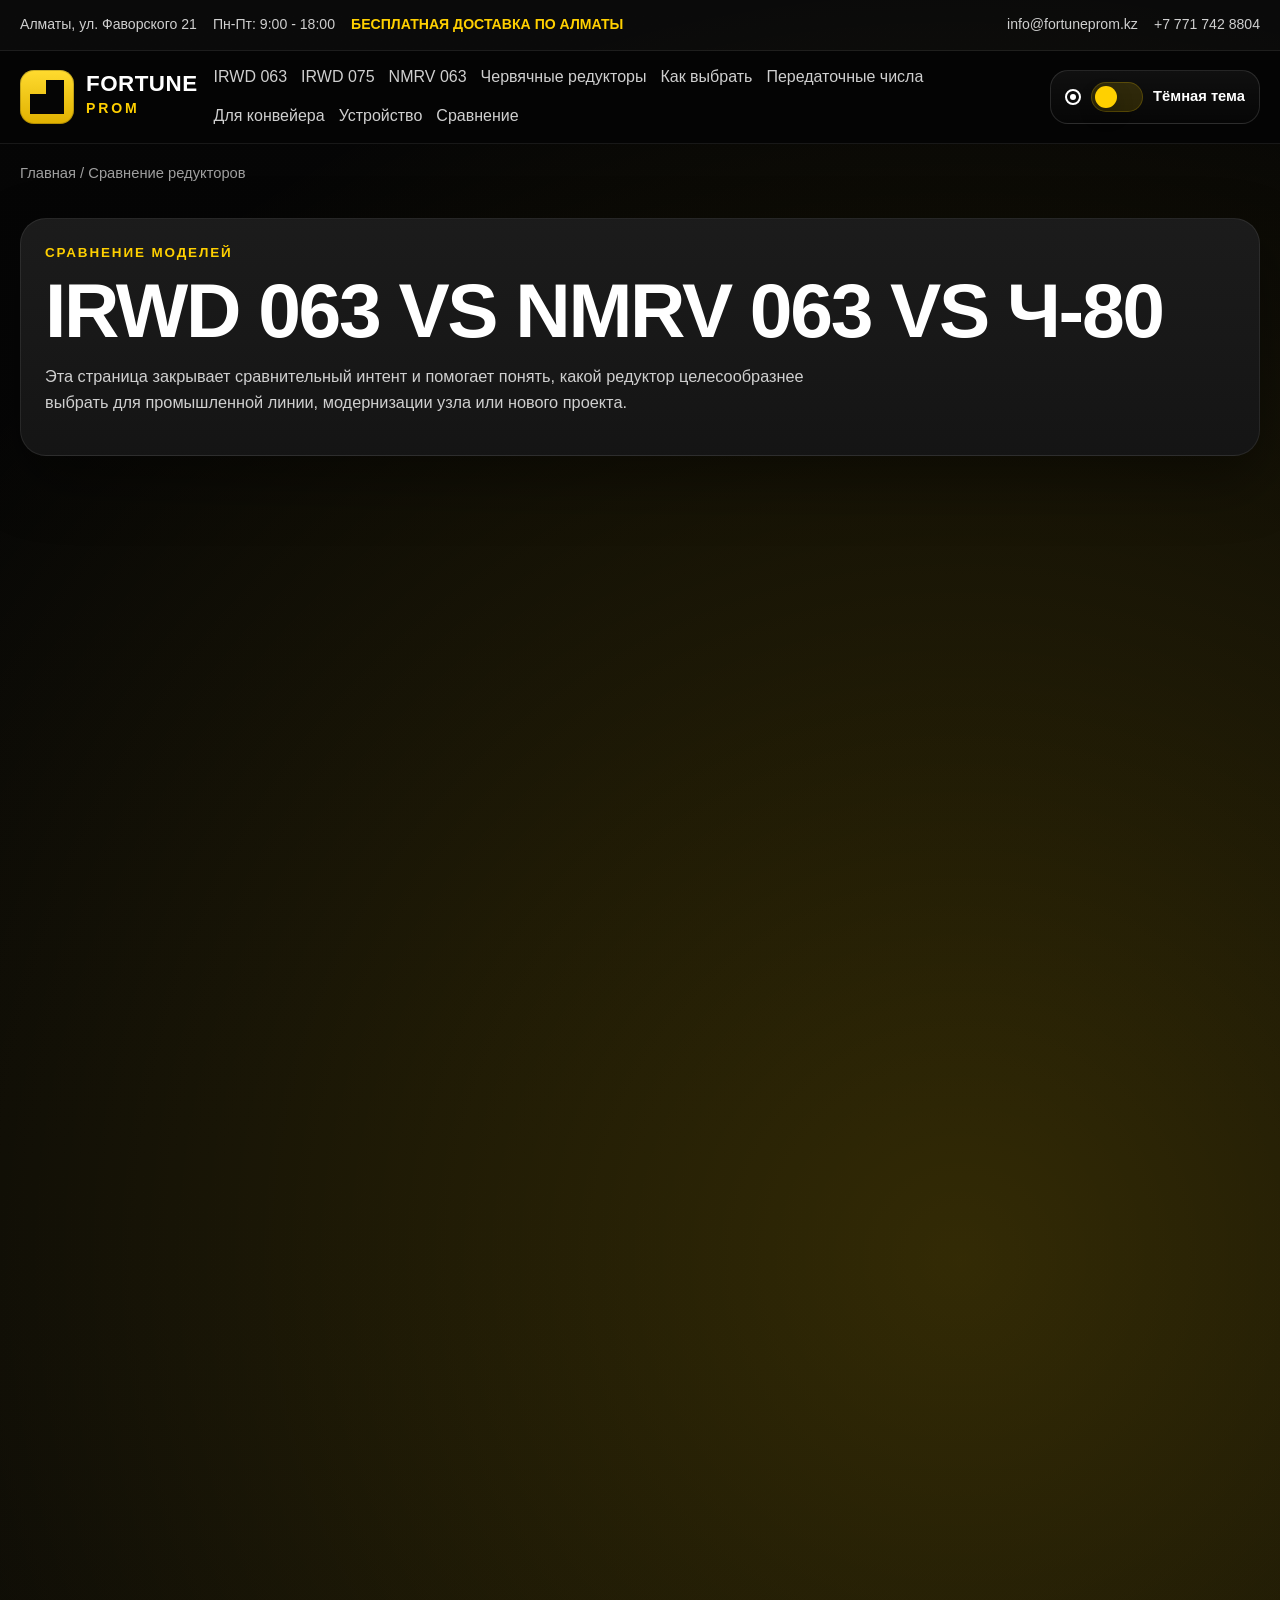
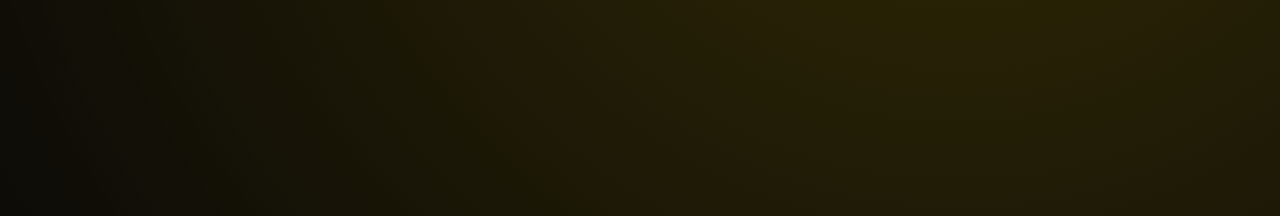
<file: sravnenie-reduktorov/index.html>
<!DOCTYPE html>
<html lang="ru">
<head>
  <meta charset="UTF-8">
  <meta name="viewport" content="width=device-width, initial-scale=1.0">
  <title>Сравнение редукторов IRWD 063, NMRV 063 и Ч-80</title>
  <meta name="description" content="Сравнение IRWD 063, NMRV 063 и Ч-80 по применению, монтажу, нагрузке и задачам промышленного производства.">
  <link rel="canonical" href="https://dragunovlab.github.io/irwd-063/sravnenie-reduktorov/">
  <meta property="og:type" content="website">
  <meta property="og:title" content="Сравнение редукторов IRWD 063, NMRV 063 и Ч-80">
  <meta property="og:description" content="Сравнение IRWD 063, NMRV 063 и Ч-80 по применению, монтажу, нагрузке и задачам промышленного производства.">
  <meta property="og:url" content="https://dragunovlab.github.io/irwd-063/sravnenie-reduktorov/">
  <meta property="og:image" content="https://dragunovlab.github.io/irwd-063/assets/irwd-063-hero-banner.png">
  <meta name="twitter:card" content="summary_large_image">
  <link rel="icon" href="../assets/favicon.svg" type="image/svg+xml">
  <link rel="icon" href="../assets/favicon.ico" sizes="any">
  <link rel="icon" href="../assets/favicon-32.png" type="image/png" sizes="32x32">
  <link rel="icon" href="../assets/favicon-16.png" type="image/png" sizes="16x16">
  <link rel="apple-touch-icon" href="../assets/apple-touch-icon.png">
  <link rel="stylesheet" href="../assets/css/style.css">
</head>
<body>
  <div class="topbar"><div class="container topbar-inner"><div class="topbar-meta"><span class="topbar-item">Алматы, ул. Фаворского 21</span><span class="topbar-item">Пн-Пт: 9:00 - 18:00</span><span class="topbar-item"><strong>БЕСПЛАТНАЯ ДОСТАВКА ПО АЛМАТЫ</strong></span></div><div class="topbar-contact"><a class="topbar-item" href="mailto:info@fortuneprom.kz">info@fortuneprom.kz</a><a class="topbar-item" href="tel:+77717428804">+7 771 742 8804</a></div></div></div>
  <header class="site-header"><div class="container header-inner"><a class="logo" href="../"><span class="logo-mark"></span><span class="logo-text"><strong>Fortune</strong><span>PROM</span></span></a><button class="nav-toggle" type="button" aria-expanded="false" data-nav-toggle><span></span></button><nav class="site-nav" data-nav><a href="../">IRWD 063</a><a href="../irwd-075/">IRWD 075</a><a href="../nmrv-063/">NMRV 063</a><a href="../chervyachnye-reduktory/">Червячные редукторы</a><a href="../kak-vybrat-chervyachnyj-reduktor/">Как выбрать</a><a href="../peredatochnye-chisla-reduktorov/">Передаточные числа</a><a href="../reduktory-dlya-konvejera/">Для конвейера</a><a href="../ustrojstvo-chervyachnogo-reduktora/">Устройство</a><a href="./">Сравнение</a></nav><div class="header-actions"><button class="theme-toggle" type="button" aria-pressed="false" data-theme-toggle><span class="theme-toggle-icon" aria-hidden="true"></span><span class="theme-toggle-track" aria-hidden="true"><span class="theme-toggle-thumb"></span></span><span class="theme-toggle-label" data-theme-label>Тёмная тема</span></button></div></div></header>
  <div class="container breadcrumbs"><a href="../">Главная</a> / Сравнение редукторов</div>
  <section class="page-hero"><div class="container"><div class="panel"><div class="eyebrow">Сравнение моделей</div><h1>IRWD 063 vs NMRV 063 vs Ч-80</h1><p>Эта страница закрывает сравнительный интент и помогает понять, какой редуктор целесообразнее выбрать для промышленной линии, модернизации узла или нового проекта.</p></div></div></section>
  <section class="section"><div class="container"><div class="compare-grid"><article class="compare-card"><h3>IRWD 063</h3><p>Компактный современный вариант для производственных задач, где важны цена, гибкость монтажа и удобная интеграция.</p></article><article class="compare-card"><h3>NMRV 063</h3><p>Популярный класс аналогов, который часто сравнивают по габаритам, посадкам и доступности на рынке.</p></article><article class="compare-card"><h3>Ч-80</h3><p>Традиционный формат для старых схем и модернизаций, где конструкция изначально заточена под этот тип.</p></article></div><div class="content-card seo-content"><h2>Как читать сравнение</h2><p>Если проект новый, чаще всего рассматривают <a href="../">IRWD 063</a> как базовый типоразмер и <a href="../irwd-075/">IRWD 075</a> как усиленный вариант. Если задача связана с заменой существующего оборудования, на сцену выходит <a href="../nmrv-063/">NMRV 063</a> как аналог и Ч-80 как более традиционная альтернатива. Основной критерий выбора — не популярность модели, а совместимость с вашей механикой, передаточным числом и нагрузкой.</p><p>Для быстрой проверки логики выбора откройте статью <a href="../kak-vybrat-chervyachnyj-reduktor/">как выбрать редуктор</a>, используйте <a href="../peredatochnye-chisla-reduktorov/">таблицу передаточных чисел редукторов</a> и, если речь идёт о транспортёрах, перейдите на страницу <a href="../reduktory-dlya-konvejera/">редуктор для конвейера</a>. Такой маршрут перелинковки помогает не только пользователю, но и усиливает SEO-кластер вокруг коммерческой страницы IRWD 063.</p><h3>Когда сравнение особенно важно</h3><p>Сравнительная страница полезна в двух сценариях: при новой закупке и при замене существующего узла. В первом случае она помогает выбрать оптимальный формат под задачу. Во втором — снижает риск ошибки, если оборудование уже заточено под определённую схему монтажа, вал или тип корпуса.</p></div></div></section>
  <section class="section"><div class="container"><h2>FAQ</h2><div class="faq-list"><article class="faq-item"><button class="faq-trigger" type="button">Что лучше: IRWD 063 или NMRV 063?<span class="faq-plus">+</span></button><div class="faq-content"><p>Зависит от монтажной схемы, двигателя, условий эксплуатации и целей закупки.</p></div></article><article class="faq-item"><button class="faq-trigger" type="button">Когда имеет смысл использовать Ч-80?<span class="faq-plus">+</span></button><div class="faq-content"><p>Когда оборудование уже спроектировано под такой формат и менять компоновку нецелесообразно.</p></div></article><article class="faq-item"><button class="faq-trigger" type="button">Какой редуктор выбрать для нового проекта?<span class="faq-plus">+</span></button><div class="faq-content"><p>Начните с IRWD 063, затем проверяйте запас и при необходимости переходите на 075.</p></div></article></div></div></section>
  <section class="section"><div class="container"><div class="link-grid"><a href="../"><span>Купить IRWD 063 в Казахстане</span>Вернуться к коммерческой странице.</a><a href="../nmrv-063/"><span>Аналог NMRV 063</span>Детально изучить альтернативу.</a><a href="../kak-vybrat-chervyachnyj-reduktor/"><span>Как выбрать червячный редуктор</span>Понять критерии подбора.</a><a href="../reduktory-dlya-konvejera/"><span>Редуктор для конвейера</span>Открыть прикладную страницу.</a><a href="../chervyachnye-reduktory/"><span>Червячные редукторы для производства</span>Открыть категорию.</a></div></div></section>
  <script type="application/ld+json">{"@context":"https://schema.org","@graph":[{"@type":"Organization","name":"Fortune PROM","url":"https://dragunovlab.github.io/irwd-063/","logo":"https://dragunovlab.github.io/irwd-063/assets/irwd-063-hero-banner.png","email":"info@fortuneprom.kz","telephone":"+7-771-742-88-04","address":{"@type":"PostalAddress","streetAddress":"ул. Фаворского 21","addressLocality":"Алматы","addressCountry":"KZ"}},{"@type":"BreadcrumbList","itemListElement":[{"@type":"ListItem","position":1,"name":"Главная","item":"https://dragunovlab.github.io/irwd-063/"},{"@type":"ListItem","position":2,"name":"Сравнение редукторов","item":"https://dragunovlab.github.io/irwd-063/sravnenie-reduktorov/"}]},{"@type":"FAQPage","mainEntity":[{"@type":"Question","name":"Что лучше: IRWD 063 или NMRV 063?","acceptedAnswer":{"@type":"Answer","text":"Зависит от монтажной схемы, двигателя, условий эксплуатации и целей закупки."}}]}]}</script>
  <script src="../assets/js/script.js"></script>
</body>
</html>
</file>
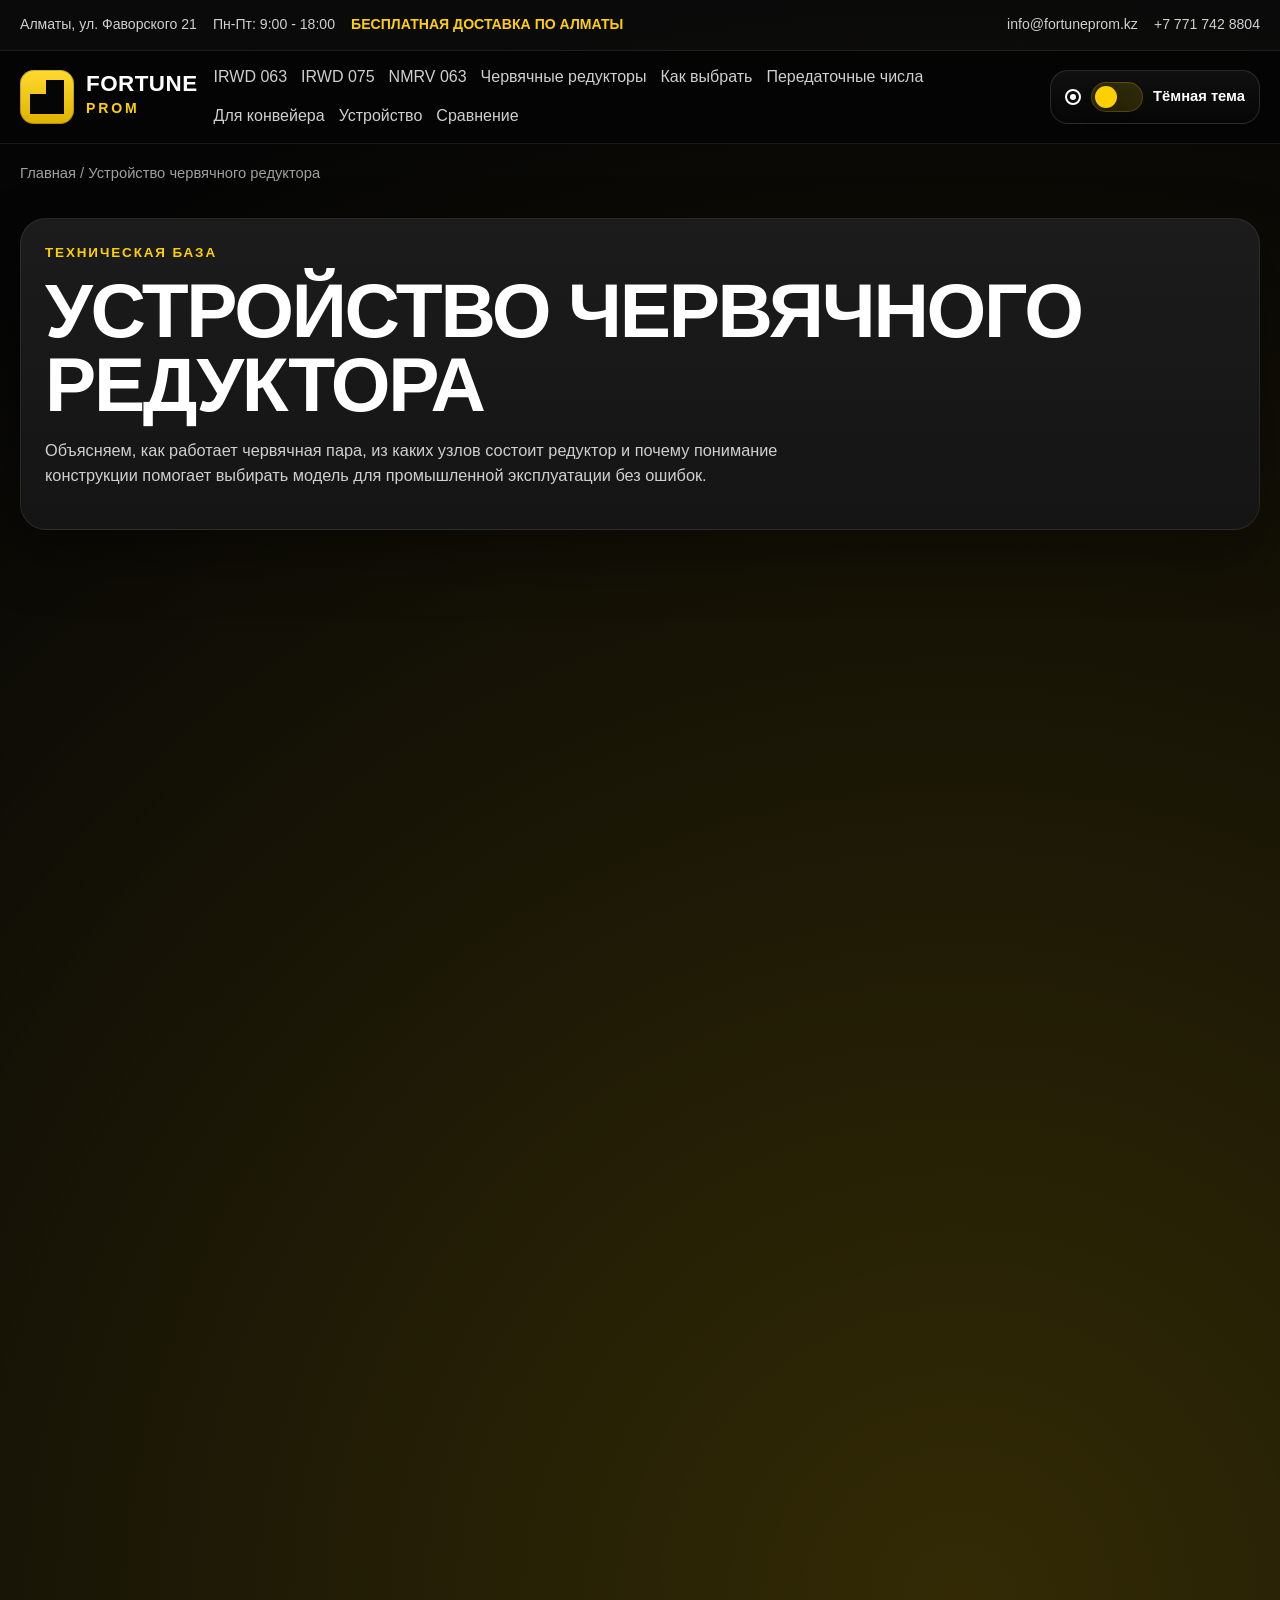
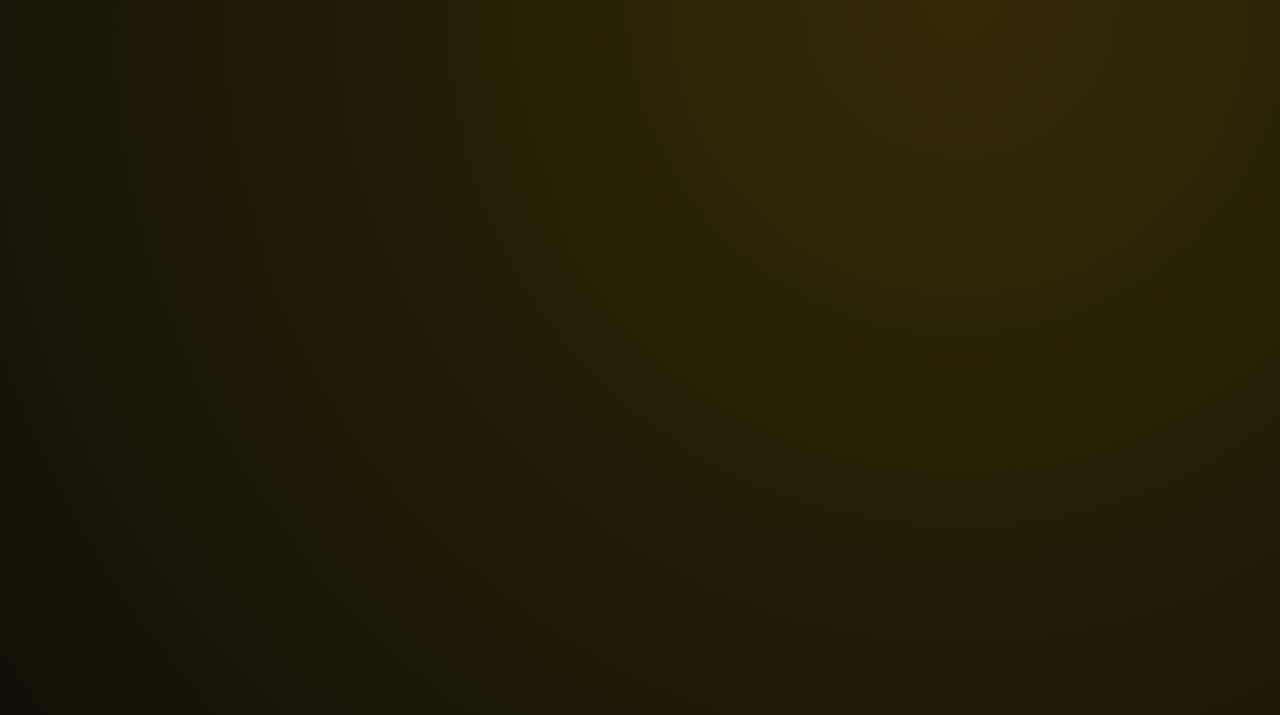
<file: ustrojstvo-chervyachnogo-reduktora/index.html>
<!DOCTYPE html>
<html lang="ru">
<head>
  <meta charset="UTF-8">
  <meta name="viewport" content="width=device-width, initial-scale=1.0">
  <title>Устройство червячного редуктора — как работает и что важно при выборе</title>
  <meta name="description" content="Принцип работы червячного редуктора, устройство пары, передаточные числа, ресурс и ошибки при подборе для промышленного производства.">
  <link rel="canonical" href="https://dragunovlab.github.io/irwd-063/ustrojstvo-chervyachnogo-reduktora/">
  <meta property="og:type" content="website">
  <meta property="og:title" content="Устройство червячного редуктора — как работает и что важно при выборе">
  <meta property="og:description" content="Принцип работы червячного редуктора, устройство пары, передаточные числа, ресурс и ошибки при подборе для промышленного производства.">
  <meta property="og:url" content="https://dragunovlab.github.io/irwd-063/ustrojstvo-chervyachnogo-reduktora/">
  <meta property="og:image" content="https://dragunovlab.github.io/irwd-063/assets/irwd-063-hero-banner.png">
  <meta name="twitter:card" content="summary_large_image">
  <link rel="icon" href="../assets/favicon.svg" type="image/svg+xml">
  <link rel="icon" href="../assets/favicon.ico" sizes="any">
  <link rel="icon" href="../assets/favicon-32.png" type="image/png" sizes="32x32">
  <link rel="icon" href="../assets/favicon-16.png" type="image/png" sizes="16x16">
  <link rel="apple-touch-icon" href="../assets/apple-touch-icon.png">
  <link rel="stylesheet" href="../assets/css/style.css">
</head>
<body>
  <div class="topbar"><div class="container topbar-inner"><div class="topbar-meta"><span class="topbar-item">Алматы, ул. Фаворского 21</span><span class="topbar-item">Пн-Пт: 9:00 - 18:00</span><span class="topbar-item"><strong>БЕСПЛАТНАЯ ДОСТАВКА ПО АЛМАТЫ</strong></span></div><div class="topbar-contact"><a class="topbar-item" href="mailto:info@fortuneprom.kz">info@fortuneprom.kz</a><a class="topbar-item" href="tel:+77717428804">+7 771 742 8804</a></div></div></div>
  <header class="site-header"><div class="container header-inner"><a class="logo" href="../"><span class="logo-mark"></span><span class="logo-text"><strong>Fortune</strong><span>PROM</span></span></a><button class="nav-toggle" type="button" aria-expanded="false" data-nav-toggle><span></span></button><nav class="site-nav" data-nav><a href="../">IRWD 063</a><a href="../irwd-075/">IRWD 075</a><a href="../nmrv-063/">NMRV 063</a><a href="../chervyachnye-reduktory/">Червячные редукторы</a><a href="../kak-vybrat-chervyachnyj-reduktor/">Как выбрать</a><a href="../peredatochnye-chisla-reduktorov/">Передаточные числа</a><a href="../reduktory-dlya-konvejera/">Для конвейера</a><a href="./">Устройство</a><a href="../sravnenie-reduktorov/">Сравнение</a></nav><div class="header-actions"><button class="theme-toggle" type="button" aria-pressed="false" data-theme-toggle><span class="theme-toggle-icon" aria-hidden="true"></span><span class="theme-toggle-track" aria-hidden="true"><span class="theme-toggle-thumb"></span></span><span class="theme-toggle-label" data-theme-label>Тёмная тема</span></button></div></div></header>
  <div class="container breadcrumbs"><a href="../">Главная</a> / Устройство червячного редуктора</div>
  <section class="page-hero"><div class="container"><div class="panel"><div class="eyebrow">Техническая база</div><h1>Устройство червячного редуктора</h1><p>Объясняем, как работает червячная пара, из каких узлов состоит редуктор и почему понимание конструкции помогает выбирать модель для промышленной эксплуатации без ошибок.</p></div></div></section>
  <section class="section"><div class="container"><div class="content-card seo-content"><h2>Как работает червячный редуктор</h2><p>Основу конструкции составляет червяк и червячное колесо. Червяк получает вращение от двигателя и через зубчатое зацепление передаёт его на колесо, снижая скорость и повышая крутящий момент на выходе. За счёт такой схемы редуктор получается компактным, удобным в монтаже и хорошо подходит для производственных приводов, где нужно плавное снижение оборотов.</p><p>Именно поэтому червячные редукторы часто применяют в конвейерах, упаковке, шнеках, дозаторах и смесительных узлах. Если вам нужен прикладной сценарий, переходите на страницу <a href="../reduktory-dlya-konvejera/">редуктор для конвейера</a>. Если задача уже коммерческая, сравнивайте <a href="../">IRWD 063</a>, <a href="../irwd-075/">IRWD 075</a> и <a href="../nmrv-063/">NMRV 063</a>.</p><h2>Из чего состоит редуктор</h2><h3>Корпус</h3><p>Корпус удерживает геометрию узла, обеспечивает монтаж и помогает отводить тепло. Для B2B-заказчика это влияет на долговечность и стабильность работы.</p><h3>Червячная пара</h3><p>Это главный рабочий узел. Именно её состояние, качество изготовления и режим эксплуатации определяют ресурс и плавность хода.</p><h3>Подшипники и вал</h3><p>Поддерживают вращение и передают усилие на исполнительный механизм. При подборе важно понимать диаметр вала и монтажные ограничения.</p><h3>Масло и температурный режим</h3><p>Если редуктор работает долго или под высокой нагрузкой, тепловой режим становится важной частью подбора.</p><h2>Почему понимание устройства важно для закупки</h2><p>Частая ошибка в B2B-покупке — выбирать редуктор только по названию или цене. Но если не учесть передаточное число, фланец, вал, реальную нагрузку и тепловой режим, даже известный типоразмер может оказаться неподходящим. Поэтому техническая страница должна не просто объяснять принцип работы, а помогать переходить к правильному подбору. Для этого используйте материал <a href="../kak-vybrat-chervyachnyj-reduktor/">как выбрать червячный редуктор</a> и <a href="../peredatochnye-chisla-reduktorov/">таблицу передаточных чисел</a>.</p></div></div></section>
  <section class="section"><div class="container"><h2>FAQ</h2><div class="faq-list"><article class="faq-item"><button class="faq-trigger" type="button">Что входит в устройство червячного редуктора?<span class="faq-plus">+</span></button><div class="faq-content"><p>Корпус, червяк, червячное колесо, вал, подшипники и смазочный контур.</p></div></article><article class="faq-item"><button class="faq-trigger" type="button">Почему червячный редуктор снижает обороты?<span class="faq-plus">+</span></button><div class="faq-content"><p>Потому что червячная пара преобразует входное вращение в более медленное выходное с увеличением крутящего момента.</p></div></article><article class="faq-item"><button class="faq-trigger" type="button">Для каких задач подходит такая конструкция?<span class="faq-plus">+</span></button><div class="faq-content"><p>Для приводов, где нужна компактность, плавность и удобная интеграция с электродвигателем.</p></div></article><article class="faq-item"><button class="faq-trigger" type="button">Как понять, какой типоразмер выбрать?<span class="faq-plus">+</span></button><div class="faq-content"><p>Нужно учитывать мощность двигателя, передаточное число, режим работы и фактическую нагрузку.</p></div></article></div></div></section>
  <section class="section"><div class="container"><div class="link-grid"><a href="../chervyachnye-reduktory/"><span>Червячные редукторы</span>Открыть категорию и коммерческие модели.</a><a href="../kak-vybrat-chervyachnyj-reduktor/"><span>Как выбрать червячный редуктор</span>Пошаговый алгоритм подбора.</a><a href="../peredatochnye-chisla-reduktorov/"><span>Передаточные числа</span>Понять связь скорости и тяги.</a><a href="../reduktory-dlya-konvejera/"><span>Редуктор для конвейера</span>Прикладной сценарий для производств.</a><a href="../nmrv-063/"><span>NMRV 063</span>Сравнить с популярным аналогом.</a><a href="../"><span>IRWD 063</span>Перейти к основной коммерческой странице.</a></div></div></section>
  <script type="application/ld+json">{"@context":"https://schema.org","@graph":[{"@type":"Organization","name":"Fortune PROM","url":"https://dragunovlab.github.io/irwd-063/","logo":"https://dragunovlab.github.io/irwd-063/assets/irwd-063-hero-banner.png","email":"info@fortuneprom.kz","telephone":"+7-771-742-88-04","address":{"@type":"PostalAddress","streetAddress":"ул. Фаворского 21","addressLocality":"Алматы","addressCountry":"KZ"}},{"@type":"BreadcrumbList","itemListElement":[{"@type":"ListItem","position":1,"name":"Главная","item":"https://dragunovlab.github.io/irwd-063/"},{"@type":"ListItem","position":2,"name":"Устройство червячного редуктора","item":"https://dragunovlab.github.io/irwd-063/ustrojstvo-chervyachnogo-reduktora/"}]},{"@type":"FAQPage","mainEntity":[{"@type":"Question","name":"Что входит в устройство червячного редуктора?","acceptedAnswer":{"@type":"Answer","text":"Корпус, червяк, червячное колесо, вал, подшипники и смазочный контур."}},{"@type":"Question","name":"Почему червячный редуктор снижает обороты?","acceptedAnswer":{"@type":"Answer","text":"Потому что червячная пара преобразует входное вращение в более медленное выходное с увеличением крутящего момента."}}]}]}</script>
  <script src="../assets/js/script.js"></script>
</body>
</html>
</file>
<file: assets/css/style.css>
:root {
  --bg: #050505;
  --bg-soft: #0b0b0b;
  --card: rgba(21, 21, 21, 0.9);
  --card-strong: rgba(28, 28, 28, 0.96);
  --stroke: rgba(255, 208, 0, 0.2);
  --yellow: #ffd000;
  --white: #ffffff;
  --muted: #cfcfcf;
  --whatsapp: #25d366;
  --line: rgba(255, 255, 255, 0.12);
  --shadow: 0 24px 60px rgba(0, 0, 0, 0.4);
  --radius: 24px;
  --container: 1240px;
  --font: "Segoe UI", Arial, sans-serif;
}

[data-theme="light"] {
  --bg: #f7f1e4;
  --bg-soft: #eadcc1;
  --card: rgba(255, 251, 242, 0.94);
  --card-strong: rgba(255, 248, 236, 0.98);
  --stroke: rgba(169, 127, 0, 0.22);
  --yellow: #c89b00;
  --white: #17140f;
  --muted: #5e5446;
  --whatsapp: #1ea753;
  --line: rgba(23, 20, 15, 0.1);
  --shadow: 0 22px 56px rgba(103, 76, 10, 0.12);
}

*,
*::before,
*::after {
  box-sizing: border-box;
}

html {
  scroll-behavior: smooth;
  -webkit-text-size-adjust: 100%;
}

body {
  margin: 0;
  font-family: var(--font);
  background:
    radial-gradient(circle at 75% 18%, rgba(255, 208, 0, 0.18), transparent 22%),
    radial-gradient(circle at 85% 62%, rgba(255, 208, 0, 0.08), transparent 20%),
    linear-gradient(180deg, var(--bg) 0%, var(--bg-soft) 100%);
  color: var(--white);
  line-height: 1.55;
  text-rendering: optimizeLegibility;
  -webkit-font-smoothing: antialiased;
}

[data-theme="light"] body {
  background:
    radial-gradient(circle at 82% 14%, rgba(200, 155, 0, 0.12), transparent 22%),
    radial-gradient(circle at 92% 60%, rgba(200, 155, 0, 0.08), transparent 18%),
    linear-gradient(180deg, #f8f3e8 0%, #ecdfc4 100%);
  color: #181511;
}

img {
  max-width: 100%;
  display: block;
  height: auto;
}

a {
  color: var(--white);
  text-decoration: none;
}

a[href^="tel:"] {
  white-space: nowrap;
}

button,
input,
select,
textarea {
  font: inherit;
}

.container {
  width: min(calc(100% - 32px), var(--container));
  margin: 0 auto;
}

.topbar {
  border-bottom: 1px solid rgba(255, 255, 255, 0.08);
  background: rgba(255, 255, 255, 0.02);
}

.topbar-inner {
  display: flex;
  flex-wrap: wrap;
  gap: 10px 18px;
  align-items: center;
  justify-content: space-between;
  padding: 10px 0;
}

.topbar-meta,
.topbar-contact {
  display: flex;
  flex-wrap: wrap;
  gap: 10px 16px;
  align-items: center;
}

.topbar-item {
  color: var(--muted);
  font-size: 0.88rem;
}

.topbar-item strong {
  color: var(--yellow);
  font-weight: 800;
}

.site-header {
  position: sticky;
  top: 0;
  z-index: 50;
  background: rgba(5, 5, 5, 0.92);
  backdrop-filter: blur(12px);
  border-bottom: 1px solid rgba(255, 255, 255, 0.08);
}

[data-theme="light"] .site-header {
  background: rgba(248, 243, 232, 0.9);
  border-bottom-color: rgba(23, 20, 15, 0.08);
}

[data-theme="light"] .topbar {
  border-bottom-color: rgba(23, 20, 15, 0.08);
  background: rgba(255, 255, 255, 0.32);
}

[data-theme="light"] .topbar-item {
  color: #5c5341;
}

.header-inner {
  display: flex;
  align-items: center;
  justify-content: space-between;
  gap: 16px;
  padding: 14px 0;
}

.logo {
  display: inline-flex;
  align-items: center;
  gap: 12px;
  font-weight: 800;
  letter-spacing: 0.03em;
  text-transform: uppercase;
}

.logo-mark {
  width: 54px;
  height: 54px;
  border-radius: 14px;
  background: linear-gradient(180deg, #ffdb2f 0%, #e0b100 100%);
  position: relative;
  box-shadow: inset 0 0 0 1px rgba(0, 0, 0, 0.2);
}

.logo-mark::before,
.logo-mark::after {
  content: "";
  position: absolute;
  background: var(--bg);
}

.logo-mark::before {
  inset: 10px 10px 10px 26px;
}

.logo-mark::after {
  inset: 24px 10px 10px 10px;
}

.logo-text strong {
  display: block;
  font-size: 1.4rem;
  line-height: 1;
}

.logo-text span {
  color: var(--yellow);
  font-size: 0.88rem;
  letter-spacing: 0.2em;
}

.nav-toggle {
  position: relative;
  display: inline-flex;
  align-items: center;
  justify-content: center;
  width: 48px;
  height: 48px;
  border: 1px solid var(--line);
  border-radius: 14px;
  background: transparent;
  color: var(--white);
}

.nav-toggle span,
.nav-toggle::before,
.nav-toggle::after {
  content: "";
  position: absolute;
  width: 18px;
  height: 2px;
  background: var(--white);
  border-radius: 999px;
}

.nav-toggle::before {
  transform: translateY(-6px);
}

.nav-toggle::after {
  transform: translateY(6px);
}

.site-nav {
  position: fixed;
  inset: 82px 16px auto 16px;
  background: rgba(15, 15, 15, 0.98);
  border: 1px solid var(--line);
  border-radius: 22px;
  padding: 18px;
  display: none;
  flex-direction: column;
  gap: 14px;
  box-shadow: var(--shadow);
}

[data-theme="light"] .site-nav {
  background: rgba(255, 250, 241, 0.98);
}

[data-theme="light"] .site-nav a,
[data-theme="light"] .breadcrumbs,
[data-theme="light"] .breadcrumbs a,
[data-theme="light"] .hero-subtitle,
[data-theme="light"] .page-hero p,
[data-theme="light"] .section-intro {
  color: #5c5341;
}

[data-theme="light"] .site-nav a:hover,
[data-theme="light"] .breadcrumbs a:hover {
  color: #181511;
}

.site-nav.is-open {
  display: flex;
}

.site-nav a {
  color: var(--muted);
}

.header-actions {
  display: flex;
  align-items: center;
  gap: 12px;
}

.theme-toggle {
  display: inline-flex;
  align-items: center;
  gap: 10px;
  min-height: 54px;
  padding: 0 14px;
  border-radius: 18px;
  border: 1px solid var(--line);
  background: linear-gradient(180deg, rgba(255, 255, 255, 0.05), rgba(255, 255, 255, 0.01));
  color: var(--white);
  cursor: pointer;
  transition: transform 0.2s ease, border-color 0.2s ease, background 0.2s ease;
}

.theme-toggle:hover {
  transform: translateY(-2px);
  border-color: var(--stroke);
}

.theme-toggle-icon {
  width: 16px;
  height: 16px;
  border-radius: 50%;
  border: 2px solid currentColor;
  position: relative;
  flex-shrink: 0;
}

.theme-toggle-icon::after {
  content: "";
  position: absolute;
  inset: 3px;
  border-radius: 50%;
  background: currentColor;
}

.theme-toggle-track {
  position: relative;
  width: 52px;
  height: 30px;
  border-radius: 999px;
  background: rgba(255, 208, 0, 0.14);
  border: 1px solid var(--stroke);
  flex-shrink: 0;
}

.theme-toggle-thumb {
  position: absolute;
  top: 3px;
  left: 3px;
  width: 22px;
  height: 22px;
  border-radius: 50%;
  background: var(--yellow);
  box-shadow: 0 8px 18px rgba(0, 0, 0, 0.22);
  transition: transform 0.22s ease;
}

[data-theme="light"] .theme-toggle-thumb {
  transform: translateX(22px);
}

.theme-toggle-label {
  font-size: 0.92rem;
  font-weight: 700;
  white-space: nowrap;
}

.whatsapp-button,
.primary-button,
.secondary-button {
  display: inline-flex;
  align-items: center;
  justify-content: center;
  gap: 10px;
  min-height: 54px;
  padding: 0 22px;
  border: none;
  border-radius: 18px;
  font-weight: 700;
  transition: transform 0.2s ease, box-shadow 0.2s ease;
}

.whatsapp-button,
.primary-button {
  background: var(--whatsapp);
  color: #fff;
  box-shadow: 0 18px 30px rgba(37, 211, 102, 0.2);
}

.secondary-button {
  background: transparent;
  color: var(--white);
  border: 1px solid var(--stroke);
}

.whatsapp-button:hover,
.primary-button:hover,
.secondary-button:hover {
  transform: translateY(-2px);
}

.hero {
  padding: 34px 0 26px;
  content-visibility: visible;
}

.hero-shell {
  background:
    linear-gradient(145deg, rgba(255, 208, 0, 0.05), transparent 28%),
    linear-gradient(180deg, rgba(255, 255, 255, 0.02), rgba(255, 255, 255, 0));
  border: 1px solid rgba(255, 255, 255, 0.08);
  border-radius: 34px;
  overflow: hidden;
  box-shadow: var(--shadow);
}

[data-theme="light"] .hero-shell {
  background:
    radial-gradient(circle at 78% 26%, rgba(200, 155, 0, 0.12), transparent 28%),
    linear-gradient(180deg, rgba(255, 255, 255, 0.92), rgba(255, 248, 237, 0.96));
  border-color: rgba(87, 67, 17, 0.08);
}

.hero-grid {
  display: grid;
  gap: 24px;
  padding: 22px;
}

.hero-badges {
  display: grid;
  gap: 12px;
}

.badge-row {
  display: flex;
  align-items: center;
  gap: 10px;
  flex-wrap: wrap;
}

.badge {
  display: inline-flex;
  align-items: center;
  gap: 10px;
  min-height: 52px;
  padding: 12px 16px;
  border-radius: 18px;
  border: 1px solid rgba(255, 255, 255, 0.08);
  background: rgba(19, 19, 19, 0.95);
}

[data-theme="light"] .badge,
[data-theme="light"] .status-list span,
[data-theme="light"] .meta-chip,
[data-theme="light"] .tiny-chip,
[data-theme="light"] input,
[data-theme="light"] select,
[data-theme="light"] textarea,
[data-theme="light"] .result-box {
  background: linear-gradient(180deg, rgba(255, 250, 242, 0.94), rgba(250, 241, 226, 0.96));
  border-color: rgba(200, 155, 0, 0.18);
}

[data-theme="light"] .badge,
[data-theme="light"] .status-list span,
[data-theme="light"] .meta-chip,
[data-theme="light"] .tiny-chip {
  color: #332b1f;
  box-shadow: inset 0 1px 0 rgba(255, 255, 255, 0.65);
}

.badge svg,
.feature-icon svg,
.mini-icon svg {
  width: 24px;
  height: 24px;
  stroke: var(--yellow);
  fill: none;
  stroke-width: 1.8;
  stroke-linecap: round;
  stroke-linejoin: round;
}

.eyebrow {
  color: var(--yellow);
  text-transform: uppercase;
  letter-spacing: 0.14em;
  font-weight: 700;
  font-size: 0.84rem;
}

.hero h1,
.page-hero h1 {
  margin: 10px 0 12px;
  font-size: clamp(2.2rem, 7vw, 4.8rem);
  line-height: 0.96;
  text-transform: uppercase;
  letter-spacing: -0.03em;
}

.hero h1 span,
.highlight {
  color: var(--yellow);
}

.hero-subtitle,
.page-hero p,
.section-intro {
  color: var(--muted);
  font-size: 1.02rem;
  max-width: 760px;
}

.price-box {
  display: inline-flex;
  align-items: center;
  gap: 16px;
  margin: 18px 0;
  padding: 16px 18px;
  border: 2px solid var(--yellow);
  border-radius: 22px;
  background: linear-gradient(180deg, rgba(255, 208, 0, 0.14), rgba(255, 208, 0, 0.05));
}

.price-box strong {
  font-size: clamp(1.8rem, 5vw, 3rem);
  line-height: 1;
}

.status-list,
.meta-points,
.evidence-list,
.cta-list {
  display: grid;
  gap: 12px;
  margin: 18px 0 0;
}

.status-list span,
.meta-chip,
.tiny-chip {
  display: inline-flex;
  align-items: center;
  gap: 8px;
  padding: 10px 14px;
  border-radius: 16px;
  border: 1px solid rgba(255, 255, 255, 0.08);
  background: rgba(255, 255, 255, 0.03);
  color: var(--muted);
}

.hero-actions {
  display: flex;
  flex-wrap: wrap;
  gap: 12px;
  margin-top: 22px;
}

.hero-visual {
  position: relative;
  min-height: 320px;
  border-radius: 28px;
  overflow: hidden;
  background:
    radial-gradient(circle at 48% 64%, rgba(255, 208, 0, 0.35), transparent 30%),
    linear-gradient(180deg, rgba(255, 208, 0, 0.08), transparent 26%),
    #0d0d0d;
  border: 1px solid rgba(255, 255, 255, 0.05);
}

[data-theme="light"] .hero-visual {
  background:
    radial-gradient(circle at 50% 64%, rgba(255, 208, 0, 0.28), transparent 30%),
    linear-gradient(180deg, rgba(255, 208, 0, 0.08), transparent 26%),
    #1a1815;
}

.hero-visual img {
  width: 100%;
  height: 100%;
  object-fit: cover;
  object-position: center;
  mix-blend-mode: screen;
  opacity: 0.92;
}

[data-theme="light"] .hero-visual img {
  mix-blend-mode: normal;
  opacity: 0.98;
}

.hero-note {
  position: absolute;
  right: 16px;
  top: 16px;
  max-width: 210px;
  padding: 14px 18px;
  border-radius: 20px;
  border: 2px solid var(--yellow);
  background: rgba(255, 208, 0, 0.95);
  color: #111;
  font-weight: 800;
  text-transform: uppercase;
  transform: rotate(-2deg);
}

.section {
  padding: 28px 0;
  content-visibility: auto;
  contain-intrinsic-size: 1px 960px;
}

.section h2 {
  margin: 0 0 10px;
  font-size: clamp(1.8rem, 5vw, 3rem);
  line-height: 1.05;
}

[data-theme="light"] .hero h1,
[data-theme="light"] .page-hero h1,
[data-theme="light"] .section h2 {
  color: #181511;
}

.panel,
.table-wrap,
.faq-item,
.calc-card,
.cta-panel,
.info-card,
.compare-card,
.content-card {
  background: linear-gradient(180deg, rgba(28, 28, 28, 0.98), rgba(21, 21, 21, 0.98));
  border: 1px solid rgba(255, 255, 255, 0.08);
  border-radius: 26px;
  box-shadow: var(--shadow);
}

[data-theme="light"] .panel,
[data-theme="light"] .table-wrap,
[data-theme="light"] .faq-item,
[data-theme="light"] .calc-card,
[data-theme="light"] .cta-panel,
[data-theme="light"] .info-card,
[data-theme="light"] .compare-card,
[data-theme="light"] .content-card {
  background: linear-gradient(180deg, rgba(255, 252, 244, 0.98), rgba(249, 240, 225, 0.98));
  border-color: rgba(200, 155, 0, 0.14);
}

[data-theme="light"] .panel,
[data-theme="light"] .table-wrap,
[data-theme="light"] .faq-item,
[data-theme="light"] .calc-card,
[data-theme="light"] .cta-panel,
[data-theme="light"] .info-card,
[data-theme="light"] .compare-card,
[data-theme="light"] .content-card,
[data-theme="light"] .feature-card,
[data-theme="light"] .link-grid a {
  box-shadow:
    0 18px 36px rgba(113, 86, 19, 0.08),
    inset 0 1px 0 rgba(255, 255, 255, 0.72);
}

.feature-grid,
.info-grid,
.compare-grid,
.link-grid,
.footer-grid {
  display: grid;
  gap: 16px;
}

.feature-card,
.info-card,
.compare-card,
.content-card {
  padding: 20px;
}

.feature-card {
  display: grid;
  grid-template-columns: 56px 1fr;
  gap: 16px;
}

[data-theme="light"] .feature-card {
  background: linear-gradient(180deg, rgba(255, 252, 244, 0.98), rgba(249, 240, 225, 0.98));
  border: 1px solid rgba(200, 155, 0, 0.14);
  border-radius: 26px;
}

.feature-icon,
.mini-icon {
  width: 56px;
  height: 56px;
  display: inline-flex;
  align-items: center;
  justify-content: center;
  border-radius: 18px;
  border: 1px solid var(--stroke);
  background: rgba(255, 255, 255, 0.02);
}

.feature-card h3,
.compare-card h3,
.info-card h3,
.content-card h3 {
  margin: 0 0 8px;
  font-size: 1.18rem;
}

.feature-card p,
.info-card p,
.compare-card p,
.content-card p,
.seo-content p,
.faq-content,
td,
th,
label,
.helper-text,
.footer-copy {
  color: var(--muted);
}

[data-theme="light"] .feature-card h3,
[data-theme="light"] .compare-card h3,
[data-theme="light"] .info-card h3,
[data-theme="light"] .content-card h3,
[data-theme="light"] .faq-trigger,
[data-theme="light"] .cta-panel strong,
[data-theme="light"] th,
[data-theme="light"] td,
[data-theme="light"] label,
[data-theme="light"] .footer-copy,
[data-theme="light"] .link-grid a,
[data-theme="light"] .status-list span,
[data-theme="light"] input,
[data-theme="light"] select,
[data-theme="light"] textarea {
  color: #1a1611;
}

[data-theme="light"] .feature-card p,
[data-theme="light"] .info-card p,
[data-theme="light"] .compare-card p,
[data-theme="light"] .content-card p,
[data-theme="light"] .seo-content p,
[data-theme="light"] .seo-content ul,
[data-theme="light"] .faq-content,
[data-theme="light"] .helper-text {
  color: #5e5446;
}

[data-theme="light"] .link-grid a {
  background: linear-gradient(180deg, rgba(255, 252, 244, 0.98), rgba(249, 240, 225, 0.98));
  border-color: rgba(200, 155, 0, 0.14);
}

[data-theme="light"] .feature-icon,
[data-theme="light"] .mini-icon {
  background: rgba(200, 155, 0, 0.08);
  border-color: rgba(200, 155, 0, 0.18);
}

[data-theme="light"] .feature-icon svg,
[data-theme="light"] .mini-icon svg,
[data-theme="light"] .badge svg {
  stroke: #b68700;
}

[data-theme="light"] .theme-toggle {
  background: linear-gradient(180deg, rgba(255, 253, 247, 0.96), rgba(247, 239, 224, 0.98));
}

[data-theme="light"] .price-box {
  background: linear-gradient(180deg, rgba(255, 215, 84, 0.18), rgba(255, 215, 84, 0.08));
}

[data-theme="light"] .price-box strong,
[data-theme="light"] .price-box .eyebrow {
  color: #1a1611;
}

[data-theme="light"] .hero-note {
  box-shadow: 0 12px 26px rgba(200, 155, 0, 0.18);
}

[data-theme="light"] .faq-plus {
  background: rgba(200, 155, 0, 0.06);
}

[data-theme="light"] .footer {
  background: linear-gradient(180deg, rgba(255, 250, 241, 0), rgba(255, 248, 236, 0.46));
}

[data-theme="light"] .theme-toggle,
[data-theme="light"] .theme-toggle-label,
[data-theme="light"] .nav-toggle {
  color: #1a1611;
}

[data-theme="light"] .nav-toggle span,
[data-theme="light"] .nav-toggle::before,
[data-theme="light"] .nav-toggle::after {
  background: #1a1611;
}

[data-theme="light"] .secondary-button {
  background: rgba(255, 252, 246, 0.72);
  border-color: rgba(182, 135, 0, 0.24);
  color: #1a1611;
}

[data-theme="light"] .secondary-button:hover {
  background: rgba(248, 239, 221, 0.92);
}

[data-theme="light"] input::placeholder,
[data-theme="light"] textarea::placeholder {
  color: rgba(94, 84, 70, 0.78);
}

[data-theme="light"] input:focus,
[data-theme="light"] select:focus,
[data-theme="light"] textarea:focus {
  outline: none;
  border-color: rgba(182, 135, 0, 0.38);
  box-shadow: 0 0 0 4px rgba(200, 155, 0, 0.08);
}

[data-theme="light"] .result-box strong {
  color: #1a1611;
}

.table-wrap {
  overflow: hidden;
}

table {
  width: 100%;
  border-collapse: collapse;
}

th,
td {
  padding: 14px 16px;
  text-align: left;
  border-bottom: 1px solid rgba(255, 255, 255, 0.08);
}

[data-theme="light"] th,
[data-theme="light"] td {
  border-bottom-color: rgba(23, 20, 15, 0.08);
}

[data-theme="light"] table {
  background: transparent;
}

th {
  font-size: 0.92rem;
  text-transform: uppercase;
  letter-spacing: 0.08em;
  color: var(--white);
}

.seo-content {
  padding: 26px;
}

.seo-content h3 {
  margin: 24px 0 8px;
  font-size: 1.35rem;
}

.seo-content ul {
  margin: 12px 0;
  padding-left: 18px;
  color: var(--muted);
}

.calc-grid,
.form-grid {
  display: grid;
  gap: 16px;
}

.calc-card,
.cta-panel {
  padding: 22px;
}

label {
  display: block;
  margin-bottom: 8px;
  font-size: 0.92rem;
}

input,
select,
textarea {
  width: 100%;
  min-height: 52px;
  border-radius: 16px;
  border: 1px solid rgba(255, 255, 255, 0.08);
  background: rgba(255, 255, 255, 0.03);
  color: var(--white);
  padding: 0 16px;
}

textarea {
  min-height: 140px;
  padding: 14px 16px;
  resize: vertical;
}

.result-box {
  margin-top: 18px;
  padding: 18px;
  border-radius: 18px;
  background: rgba(255, 208, 0, 0.08);
  border: 1px solid var(--stroke);
}

.faq-list {
  display: grid;
  gap: 14px;
}

.faq-item {
  overflow: hidden;
}

.faq-trigger {
  width: 100%;
  padding: 18px 20px;
  background: none;
  color: var(--white);
  border: none;
  display: flex;
  align-items: center;
  justify-content: space-between;
  gap: 16px;
  text-align: left;
  font-weight: 700;
}

[data-theme="light"] .faq-trigger:hover {
  background: rgba(200, 155, 0, 0.04);
}

.faq-content {
  max-height: 0;
  overflow: hidden;
  transition: max-height 0.25s ease;
  padding: 0 20px;
}

.faq-item.is-open .faq-content {
  padding-bottom: 18px;
}

.faq-plus {
  width: 32px;
  height: 32px;
  border-radius: 50%;
  border: 1px solid var(--stroke);
  display: inline-flex;
  align-items: center;
  justify-content: center;
  color: var(--yellow);
  flex-shrink: 0;
}

.cta-panel {
  display: grid;
  gap: 18px;
}

.cta-panel strong {
  font-size: clamp(1.4rem, 4vw, 2.5rem);
  line-height: 1.1;
}

.link-grid a {
  display: block;
  padding: 18px;
  border-radius: 20px;
  border: 1px solid rgba(255, 255, 255, 0.08);
  background: rgba(255, 255, 255, 0.02);
}

.link-grid a span {
  color: var(--yellow);
  display: block;
  margin-bottom: 8px;
  font-weight: 700;
}

[data-theme="light"] .link-grid a span,
[data-theme="light"] .eyebrow,
[data-theme="light"] .hero h1 span,
[data-theme="light"] .highlight {
  color: #b68700;
}

.breadcrumbs {
  padding-top: 18px;
  color: #9f9f9f;
  font-size: 0.92rem;
}

.breadcrumbs a {
  color: #9f9f9f;
}

.page-hero {
  padding: 34px 0 10px;
  content-visibility: visible;
}

.page-hero .panel {
  padding: 24px;
}

.footer {
  padding: 28px 0 42px;
  border-top: 1px solid rgba(255, 255, 255, 0.08);
}

[data-theme="light"] .footer {
  background: linear-gradient(180deg, rgba(255, 250, 241, 0), rgba(255, 248, 236, 0.46));
  border-top-color: rgba(21, 21, 21, 0.08);
}

.footer-grid {
  align-items: start;
}

.footer-copy {
  margin-top: 14px;
}

.footer-contacts {
  display: grid;
  gap: 8px;
  margin-top: 12px;
}

.footer-contacts a,
.footer-contacts span {
  color: var(--muted);
  font-size: 0.95rem;
}

.topbar-contact a,
.footer-contacts a {
  display: inline-flex;
  align-items: center;
  min-height: 30px;
}

.footer-contacts a:hover {
  color: var(--white);
  text-decoration: underline;
  text-decoration-color: var(--yellow);
  text-underline-offset: 4px;
}

.desktop-only {
  display: none;
}

.error-text {
  color: #ff8282;
  font-size: 0.9rem;
  margin-top: 6px;
}

@media (min-width: 768px) {
  .hero-grid,
  .info-grid,
  .compare-grid,
  .footer-grid {
    grid-template-columns: repeat(2, minmax(0, 1fr));
  }

  .feature-grid,
  .link-grid,
  .calc-grid,
  .form-grid {
    grid-template-columns: repeat(2, minmax(0, 1fr));
  }

  .site-nav {
    position: static;
    inset: auto;
    background: none;
    border: none;
    padding: 0;
    display: flex;
    flex-direction: row;
    flex-wrap: wrap;
    box-shadow: none;
  }

  .nav-toggle {
    display: none;
  }

  .desktop-only {
    display: inline-flex;
  }
}

@media (min-width: 1024px) {
  .hero-grid {
    grid-template-columns: minmax(0, 1.08fr) minmax(430px, 0.92fr);
    align-items: center;
    padding: 30px;
  }

  .feature-grid {
    grid-template-columns: repeat(3, minmax(0, 1fr));
  }

  .info-grid {
    grid-template-columns: repeat(4, minmax(0, 1fr));
  }

  .compare-grid {
    grid-template-columns: repeat(3, minmax(0, 1fr));
  }

  .link-grid {
    grid-template-columns: repeat(4, minmax(0, 1fr));
  }

  .calc-grid {
    grid-template-columns: 1.2fr 0.8fr;
    align-items: start;
  }

  .form-grid {
    grid-template-columns: repeat(3, minmax(0, 1fr));
  }
}

@media (min-width: 1440px) {
  .hero {
    padding-top: 42px;
  }

  .container {
    width: min(calc(100% - 48px), 1320px);
  }
}
</file>
